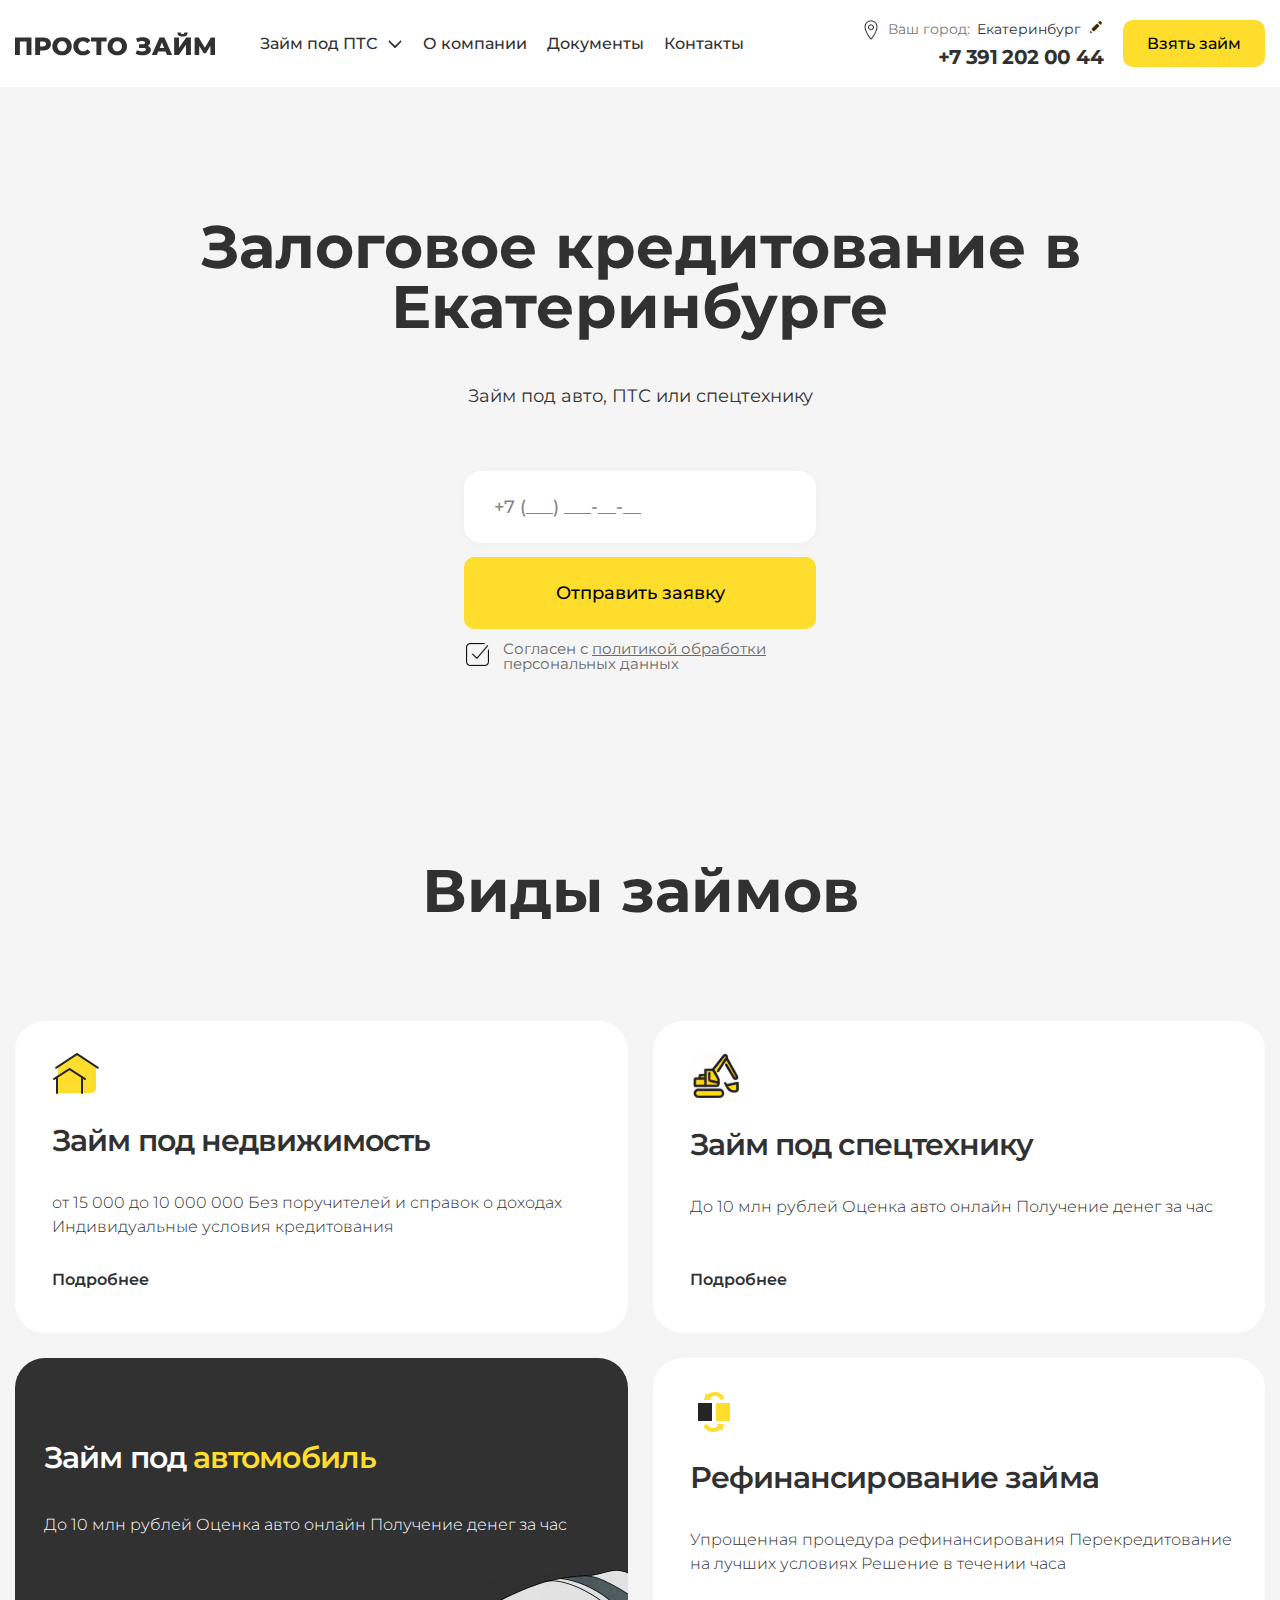
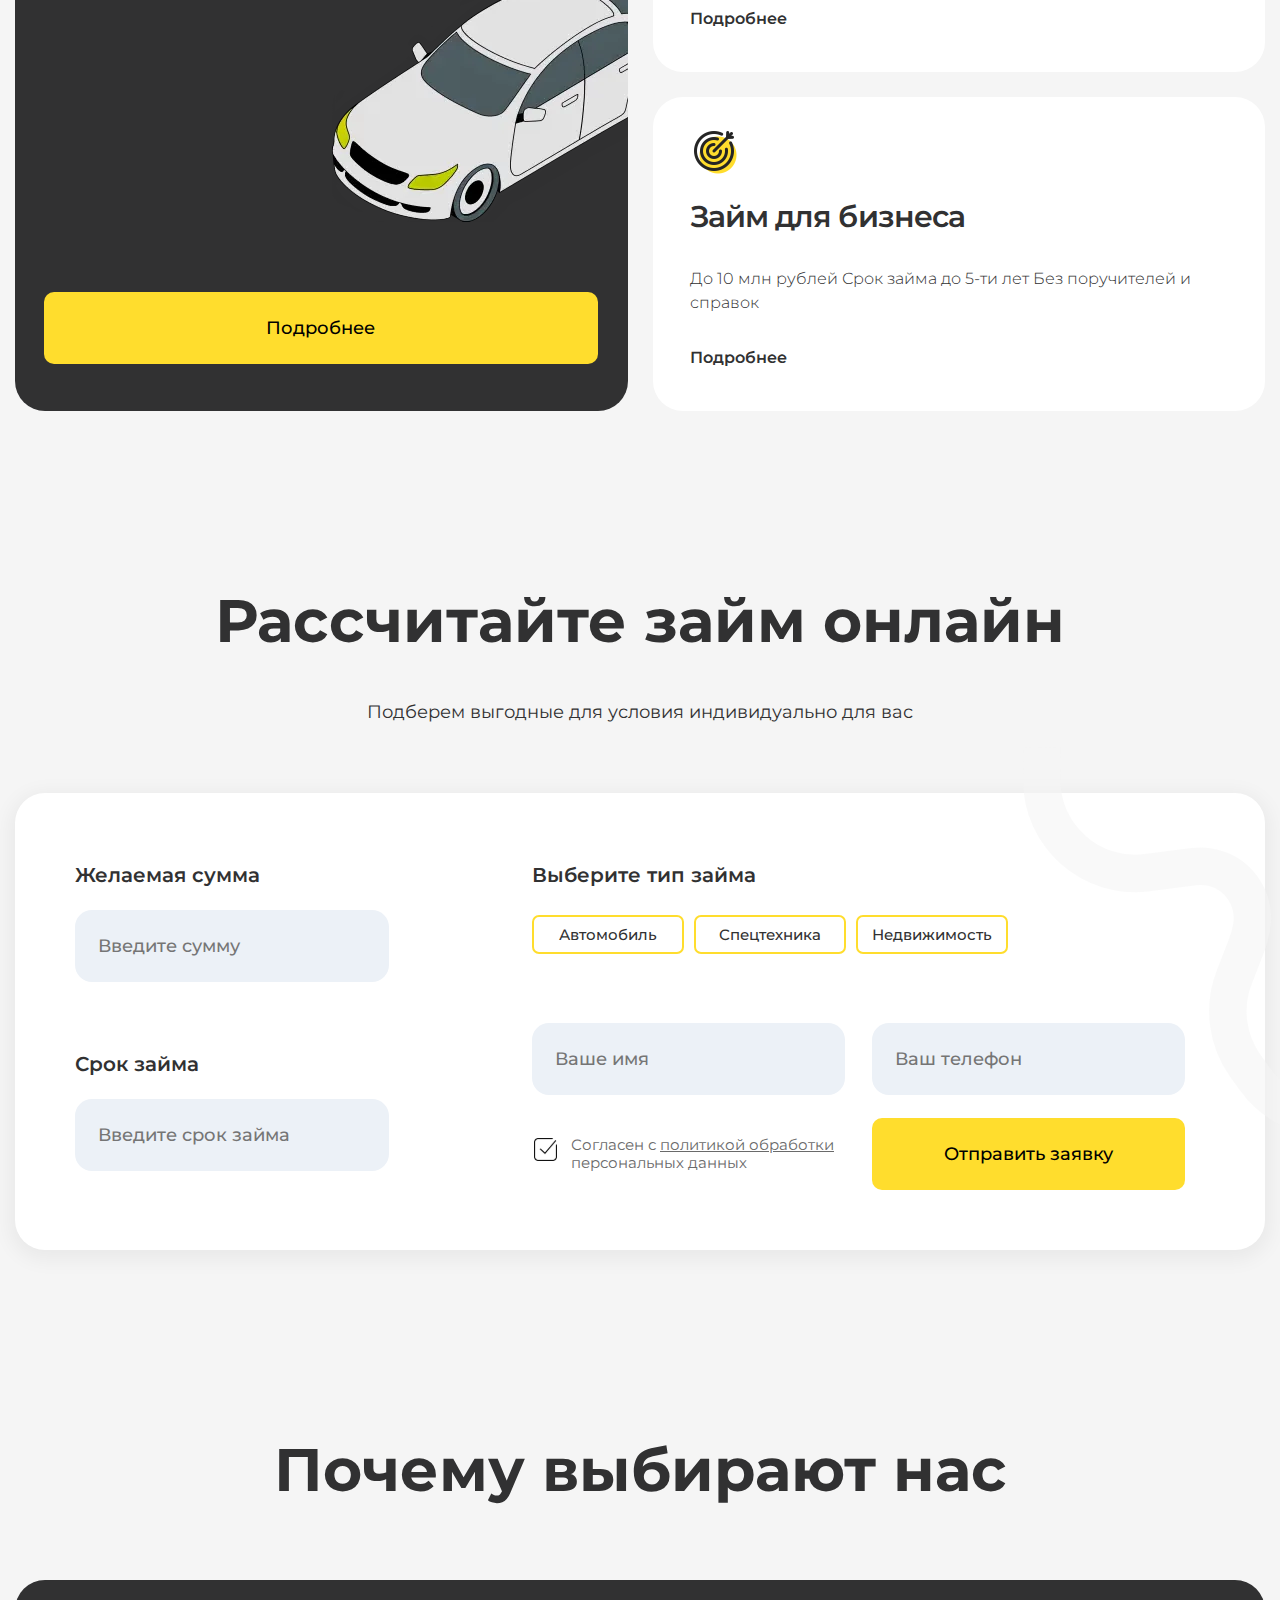
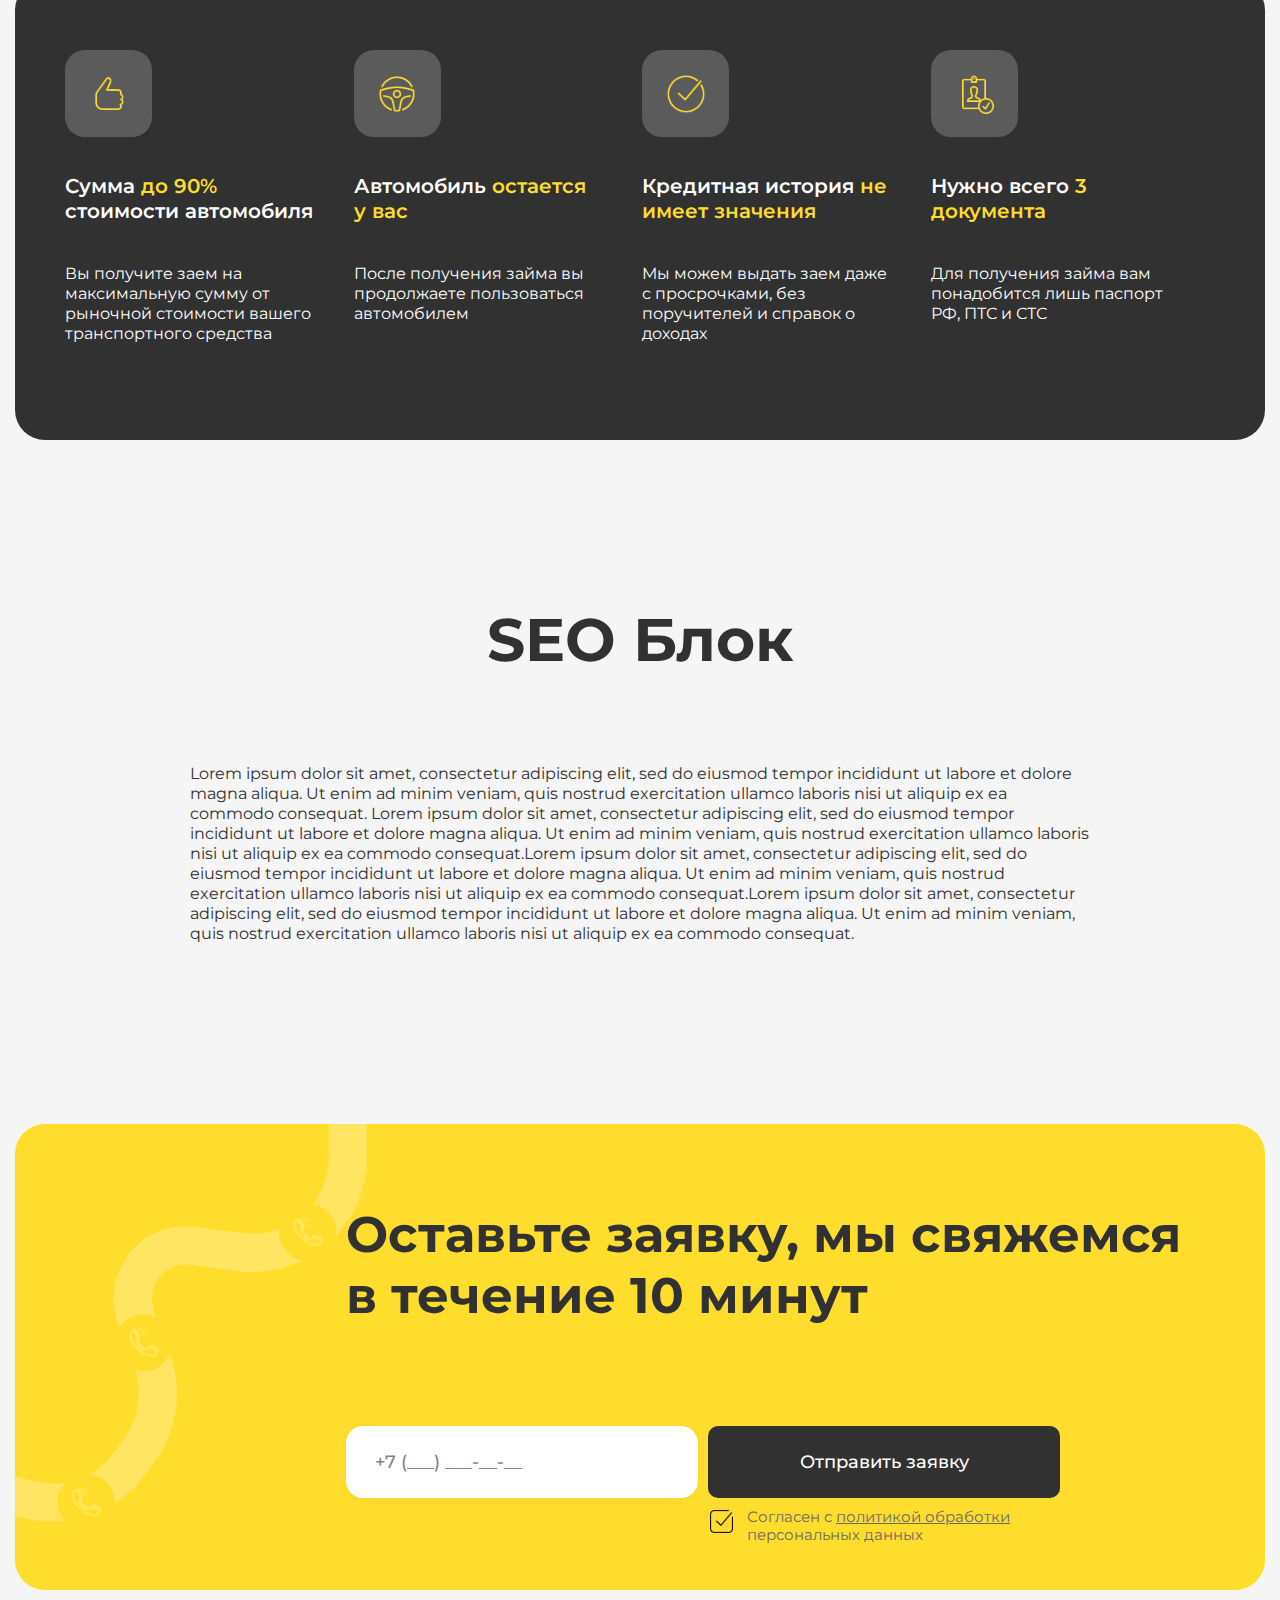
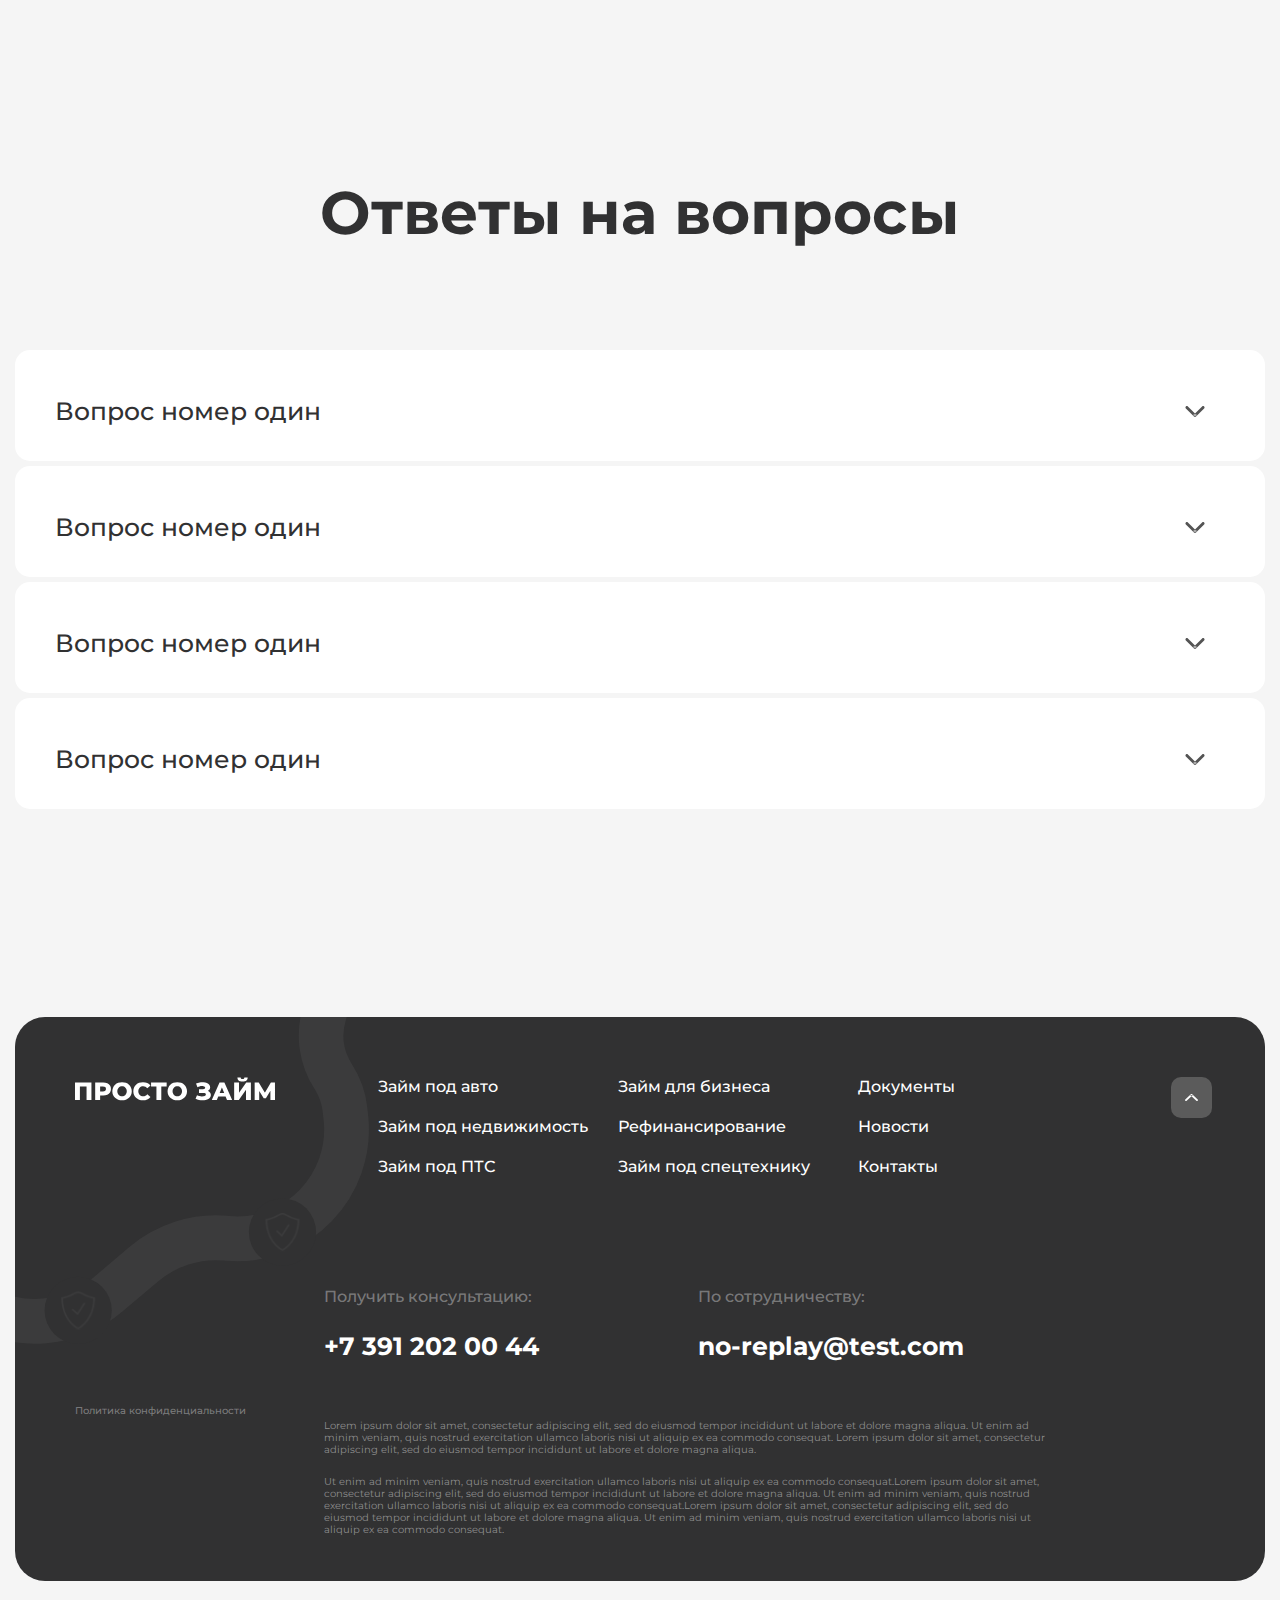
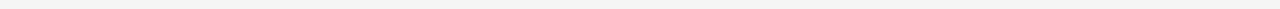
<file: index.html>
<!DOCTYPE html>
<html lang="ru">

<head>
	<title>Главная</title>
	<meta charset="UTF-8">
	<meta name="format-detection" content="telephone=no">
	<!-- <style>body{opacity: 0;}</style> -->
	<link rel="stylesheet" href="css/style.min.css?_v=20240204152425">
	<link rel="shortcut icon" href="favicon.ico">
	<!-- <meta name="robots" content="noindex, nofollow"> -->
	<meta name="viewport" content="width=device-width, initial-scale=1.0">
</head>

<body>
	<div class="wrapper">
		<header class="header">
			<div class="header__container">
				<div class="header__row">
					<a href="#" class="header__logo logo">
						<img src="img/logo.svg" alt="logo">
					</a>
					<div class="header__menu menu">
						<div class="menu__icon-wrap"><button type="button" class="menu__icon icon-menu"><span></span></button></div>
						<nav class="menu__body">
							<ul class="menu__list">
								<li class="menu__item menu-item-has-children">
									<a href="#" class="menu__link">Займ под ПТС</a>
									<ul class="sub-menu">
										<li class="menu__item">
											<a href="#" class="menu__link">Займ под авто</a>
										</li>
										<li class="menu__item">
											<a href="#" class="menu__link">Займ под спецтехнику</a>
										</li>
										<li class="menu__item">
											<a href="#" class="menu__link">Займ под недвижимость</a>
										</li>
										<li class="menu__item">
											<a href="#" class="menu__link">Рефинансирование займа (перезалог)</a>
										</li>
										<li class="menu__item">
											<a href="#" class="menu__link">Займ для бизнеса</a>
										</li>
									</ul>
								</li>
								<li class="menu__item">
									<a href="#" class="menu__link">О компании</a>
								</li>
								<li class="menu__item">
									<a href="#" class="menu__link">Документы</a>
								</li>
								<li class="menu__item">
									<a href="#" class="menu__link">Контакты</a>
								</li>
							</ul>
						</nav>
					</div>
					<div data-da=".menu__body, 991.98, 0" class="header__geo-block geo-block">
						<div class="geo-block__row">
							<div class="geo-block__left">
								<button data-popup="#region" class="geo-block__button">
									Ваш город: <span>Екатеринбург</span>
								</button>
								<a href="tel:+73912020044" class="geo-block__tel">
									+7 391 202 00 44
								</a>
							</div>
							<div class="geo-block__right">
								<button data-popup="#popup-form" class="geo-block__btn btn">Взять займ</button>
							</div>
						</div>
					</div>
				</div>
			</div>
		</header>
		<main class="page">
			<section class="page__main-section main-section main-section_main">
				<div class="main-section__container">
					<h1 class="main-section__title title">Залоговое кредитование в Екатеринбурге</h1>
					<div class="main-section__text">
						Займ под авто, ПТС или спецтехнику
					</div>
					<form action="#" class="main-section__form main-form">
						<div class="main-form__input">
							<input placeholder="+7 (___) ___-__-__" class="input input_tel" type="text">
						</div>
						<button class="main-form__btn btn">Отправить заявку</button>
						<div class="main-form__privacy">
							<p>Согласен с <a href="#">политикой обработки</a> персональных данных</p>
						</div>
					</form>
				</div>
			</section>
			<section class="page__types types">
				<div class="types__container">
					<h2 class="types__title title">Виды займов</h2>
					<div class="types__grid">
						<div class="types__type type">
							<div class="type__icon">
								<img src="img/types/icon-01.svg" alt="icon">
							</div>
							<h3 class="type__title">Займ под недвижимость</h3>
							<div class="type__text">
								от 15 000 до 10 000 000
								Без поручителей и справок о доходах
								Индивидуальные условия кредитования
							</div>
							<a href="#" class="type__link">Подробнее</a>
						</div>
						<div class="types__type type">
							<div class="type__icon">
								<img src="img/types/icon-02.svg" alt="icon">
							</div>
							<h3 class="type__title">Займ под спецтехнику</h3>
							<div class="type__text">
								До 10 млн рублей
								Оценка авто онлайн
								Получение денег за час
							</div>
							<a href="#" class="type__link">Подробнее</a>
						</div>
						<div class="types__type type type_big">
							<h3 class="type__title">Займ под <span>автомобиль</span></h3>
							<div class="type__text">
								До 10 млн рублей
								Оценка авто онлайн
								Получение денег за час
							</div>
							<div class="type__image">
								<picture><source srcset="img/types/image-01.webp" type="image/webp"><img src="img/types/image-01.png" alt="image"></picture>
							</div>
							<a href="#" class="type__btn btn">Подробнее</a>
						</div>
						<div class="types__type type">
							<div class="type__icon">
								<img src="img/types/icon-03.svg" alt="icon">
							</div>
							<h3 class="type__title">Рефинансирование
								займа</h3>
							<div class="type__text">
								Упрощенная процедура рефинансирования
								Перекредитование на лучших условиях
								Решение в течении часа
							</div>
							<a href="#" class="type__link">Подробнее</a>
						</div>
						<div class="types__type type">
							<div class="type__icon">
								<img src="img/types/icon-04.svg" alt="icon">
							</div>
							<h3 class="type__title">Займ для
								бизнеса</h3>
							<div class="type__text">
								До 10 млн рублей
								Срок займа до 5-ти лет
								Без поручителей и справок
							</div>
							<a href="#" class="type__link">Подробнее</a>
						</div>
					</div>
				</div>
			</section>
			<section class="page__calculate calculate-section">
				<div class="calculate-section__container">
					<h2 class="calculate-section__title title">Рассчитайте займ онлайн</h2>
					<div class="calculate-section__text text">Подберем выгодные для условия индивидуально для вас</div>
					<form action="#" class="calculate-section__form form-calculate">
						<div class="form-calculate__body">
							<div class="form-calculate__row">
								<div class="form-calculate__left">
									<div class="form-calculate__block">
										<h4 class="form-calculate__title">Желаемая сумма</h4>
										<div class="form-calculate__input">
											<input placeholder="Введите сумму" type="text">
										</div>
									</div>
									<div class="form-calculate__block">
										<h4 class="form-calculate__title">Срок займа</h4>
										<div class="form-calculate__input">
											<input placeholder="Введите срок займа" type="text">
										</div>
									</div>
								</div>
								<div class="form-calculate__right">
									<div class="form-calculate__checkboxes">
										<h4 class="form-calculate__title">Выберите тип займа</h4>
										<div class="form-calculate__row-chks">
											<div class="checkbox">
												<input id="c_1" data-error="Ошибка" class="checkbox__input" type="checkbox" value="1" name="form[]">
												<label for="c_1" class="checkbox__label"><span class="checkbox__text">Автомобиль</span></label>
											</div>
											<div class="checkbox">
												<input id="c_2" data-error="Ошибка" class="checkbox__input" type="checkbox" value="2" name="form[]">
												<label for="c_2" class="checkbox__label"><span class="checkbox__text">Спецтехника</span></label>
											</div>
											<div class="checkbox">
												<input id="c_3" data-error="Ошибка" class="checkbox__input" type="checkbox" value="3" name="form[]">
												<label for="c_3" class="checkbox__label"><span class="checkbox__text">Недвижимость</span></label>
											</div>
										</div>

									</div>
									<div class="form-calculate__grid">
										<div class="form-calculate__input">
											<input placeholder="Ваше имя" type="text">
										</div>
										<div class="form-calculate__input">
											<input placeholder="Ваш телефон" class="input input_tel" type="text">
										</div>
										<div class="form-calculate__privacy">
											<p>Согласен с <a href="#">политикой обработки</a> персональных данных</p>
										</div>
										<button class="form-calculate__btn btn">Отправить заявку</button>
									</div>
								</div>
							</div>
						</div>
					</form>
				</div>
			</section>
			<section class="page__why why">
				<div class="why__container">
					<h2 class="why__title title">Почему выбирают нас</h2>
					<div class="why__block">
						<div class="why__body">
							<div class="why__row">
								<div class="why__item">
									<div class="why__icon">
										<img src="img/why/icon-01.svg" alt="icon">
									</div>
									<h4 class="why__subtitle">Сумма <span>до 90%</span> стоимости автомобиля</h4>
									<div class="why__text">
										Вы получите заем на максимальную сумму от рыночной стоимости вашего транспортного средства
									</div>
								</div>
								<div class="why__item">
									<div class="why__icon">
										<img src="img/why/icon-02.svg" alt="icon">
									</div>
									<h4 class="why__subtitle">Автомобиль
										<span>остается у вас</span>
									</h4>
									<div class="why__text">
										После получения займа вы продолжаете пользоваться автомобилем
									</div>
								</div>
								<div class="why__item">
									<div class="why__icon">
										<img src="img/why/icon-03.svg" alt="icon">
									</div>
									<h4 class="why__subtitle">Кредитная история
										<span>не имеет значения</span>
									</h4>
									<div class="why__text">
										Мы можем выдать заем даже с просрочками, без поручителей и справок о доходах
									</div>
								</div>
								<div class="why__item">
									<div class="why__icon">
										<img src="img/why/icon-04.svg" alt="icon">
									</div>
									<h4 class="why__subtitle">Нужно всего
										<span>3 документа</span>
									</h4>
									<div class="why__text">
										Для получения займа вам понадобится лишь паспорт РФ, ПТС и СТС
									</div>
								</div>

							</div>
						</div>
					</div>
				</div>
			</section>
			<section class="page__seo seo">
				<div class="seo__container">
					<div class="seo__body">
						<h2 class="seo__title title">SEO Блок</h2>
						<div class="seo__text">
							Lorem ipsum dolor sit amet, consectetur adipiscing elit, sed do eiusmod tempor incididunt ut labore et dolore magna
							aliqua. Ut enim ad minim veniam, quis nostrud exercitation ullamco laboris nisi ut aliquip ex ea commodo consequat.
							Lorem ipsum dolor sit amet, consectetur adipiscing elit, sed do eiusmod tempor incididunt ut labore et dolore magna
							aliqua. Ut enim ad minim veniam, quis nostrud exercitation ullamco laboris nisi ut aliquip ex ea commodo consequat.Lorem
							ipsum dolor sit amet, consectetur adipiscing elit, sed do eiusmod tempor incididunt ut labore et dolore magna aliqua. Ut
							enim ad minim veniam, quis nostrud exercitation ullamco laboris nisi ut aliquip ex ea commodo consequat.Lorem ipsum
							dolor sit amet, consectetur adipiscing elit, sed do eiusmod tempor incididunt ut labore et dolore magna aliqua. Ut enim
							ad minim veniam, quis nostrud exercitation ullamco laboris nisi ut aliquip ex ea commodo consequat.
						</div>
					</div>
				</div>
			</section>
			<section class="page__lead lead">
				<div class="lead__container">
					<div class="lead__body">
						<div class="lead__content">
							<h2 class="lead__title title">
								Оставьте заявку, мы свяжемся в течение 10 минут
							</h2>
							<div class="lead__grid">
								<div class="lead__input">
									<input type="text" placeholder="+7 (___) ___-__-__" class="input input_tel">
								</div>
								<button class="lead__btn btn">Отправить заявку</button>
								<div class="lead__privacy">
									<p>Согласен с <a href="#">политикой обработки</a> персональных данных</p>
								</div>
							</div>
						</div>
					</div>
				</div>
			</section>
			<section class="page__question question">
				<div class="question__container">
					<h2 class="question__title title">Ответы на вопросы</h2>
					<div data-spollers class="spollers">
						<div class="spollers__item">
							<button type="button" data-spoller class="spollers__title">Вопрос номер один</button>
							<div class="spollers__body">
								Lorem ipsum dolor sit amet, consectetur adipiscing elit, sed do eiusmod tempor incididunt ut labore et dolore magna
								aliqua. Ut enim ad minim veniam, quis nostrud exercitation ullamco laboris nisi ut aliquip ex ea commodo consequat.
							</div>
						</div>
						<div class="spollers__item">
							<button type="button" data-spoller class="spollers__title">Вопрос номер один</button>
							<div class="spollers__body">
								Lorem ipsum dolor sit amet, consectetur adipiscing elit, sed do eiusmod tempor incididunt ut labore et dolore
								magna
								aliqua. Ut enim ad minim veniam, quis nostrud exercitation ullamco laboris nisi ut aliquip ex ea commodo
								consequat.
							</div>
						</div>
						<div class="spollers__item">
							<button type="button" data-spoller class="spollers__title">Вопрос номер один</button>
							<div class="spollers__body">
								Lorem ipsum dolor sit amet, consectetur adipiscing elit, sed do eiusmod tempor incididunt ut labore et dolore
								magna
								aliqua. Ut enim ad minim veniam, quis nostrud exercitation ullamco laboris nisi ut aliquip ex ea commodo
								consequat.
							</div>
						</div>
						<div class="spollers__item">
							<button type="button" data-spoller class="spollers__title">Вопрос номер один</button>
							<div class="spollers__body">
								Lorem ipsum dolor sit amet, consectetur adipiscing elit, sed do eiusmod tempor incididunt ut labore et dolore
								magna
								aliqua. Ut enim ad minim veniam, quis nostrud exercitation ullamco laboris nisi ut aliquip ex ea commodo
								consequat.
							</div>
						</div>
					</div>
				</div>
			</section>
		</main>
		<footer class="footer">
			<div class="footer__container">
				<div class="footer__body">
					<div class="footer__top top-footer">
						<div class="top-footer__row">
							<a href="#" class="top-footer__logo logo">
								<img src="img/logo-footer.svg" alt="logo">
							</a>
							<nav class="top-footer__menu menu-footer">
								<ul class="menu-footer__list">
									<li class="menu-footer__item">
										<a href="#" class="menu-footer__link">Займ под авто</a>
									</li>
									<li class="menu-footer__item">
										<a href="#" class="menu-footer__link">Займ для бизнеса</a>
									</li>
									<li class="menu-footer__item">
										<a href="#" class="menu-footer__link">Документы</a>
									</li>
									<li class="menu-footer__item">
										<a href="#" class="menu-footer__link">Займ под недвижимость</a>
									</li>
									<li class="menu-footer__item">
										<a href="#" class="menu-footer__link">Рефинансирование</a>
									</li>
									<li class="menu-footer__item">
										<a href="#" class="menu-footer__link">Новости</a>
									</li>
									<li class="menu-footer__item">
										<a href="#" class="menu-footer__link">Займ под ПТС</a>
									</li>
									<li class="menu-footer__item">
										<a href="#" class="menu-footer__link">Займ под спецтехнику</a>
									</li>
									<li class="menu-footer__item">
										<a href="#" class="menu-footer__link">Контакты</a>
									</li>
								</ul>
							</nav>
							<button class="top-footer__btn">
								<img src="img/icons/arr-f.svg" alt="icon">
							</button>
						</div>
					</div>
					<div class="footer__bottom bottom-footer">
						<div class="bottom-footer__row">
							<a href="#" class="bottom-footer__policy">
								Политика конфиденциальности
							</a>
							<div class="bottom-footer__right">
								<div class="bottom-footer__top-right">
									<a href="tel:+73912020044" class="bottom-footer__block">
										<div class="bottom-footer__subtitle">Получить консультацию:</div>
										<div class="bottom-footer__tel">+7 391 202 00 44</div>
									</a>
									<a href="email:no-replay@test.com" class="bottom-footer__block">
										<div class="bottom-footer__subtitle">По сотрудничеству:</div>
										<div class="bottom-footer__tel">no-replay@test.com</div>
									</a>
								</div>
								<div class="bottom-footer__text">
									<p>
										Lorem ipsum dolor sit amet, consectetur adipiscing elit, sed do eiusmod tempor incididunt ut labore et dolore magna
										aliqua. Ut enim ad minim veniam, quis nostrud exercitation ullamco laboris nisi ut aliquip ex ea commodo consequat.
										Lorem ipsum dolor sit amet, consectetur adipiscing elit, sed do eiusmod tempor incididunt ut labore et dolore magna
										aliqua.
									</p>

									<p>
										Ut enim ad minim veniam, quis nostrud exercitation ullamco laboris nisi ut aliquip ex ea commodo consequat.Lorem ipsum
										dolor sit amet, consectetur adipiscing elit, sed do eiusmod tempor incididunt ut labore et dolore magna aliqua. Ut enim
										ad minim veniam, quis nostrud exercitation ullamco laboris nisi ut aliquip ex ea commodo consequat.Lorem ipsum dolor sit
										amet, consectetur adipiscing elit, sed do eiusmod tempor incididunt ut labore et dolore magna aliqua. Ut enim ad minim
										veniam, quis nostrud exercitation ullamco laboris nisi ut aliquip ex ea commodo consequat.
									</p>
								</div>
							</div>
						</div>
					</div>
				</div>
			</div>
		</footer>
	</div>
	<!-- 
<div id="popup" aria-hidden="true" class="popup">
	<div class="popup__wrapper">
		<div class="popup__content">
			<button data-close type="button" class="popup__close">Закрыть</button>
			<div class="popup__text">
			</div>
		</div>
	</div>
</div>
 -->

	<script src="js/app.min.js?_v=20240204152425"></script>
</body>

</html>
</file>
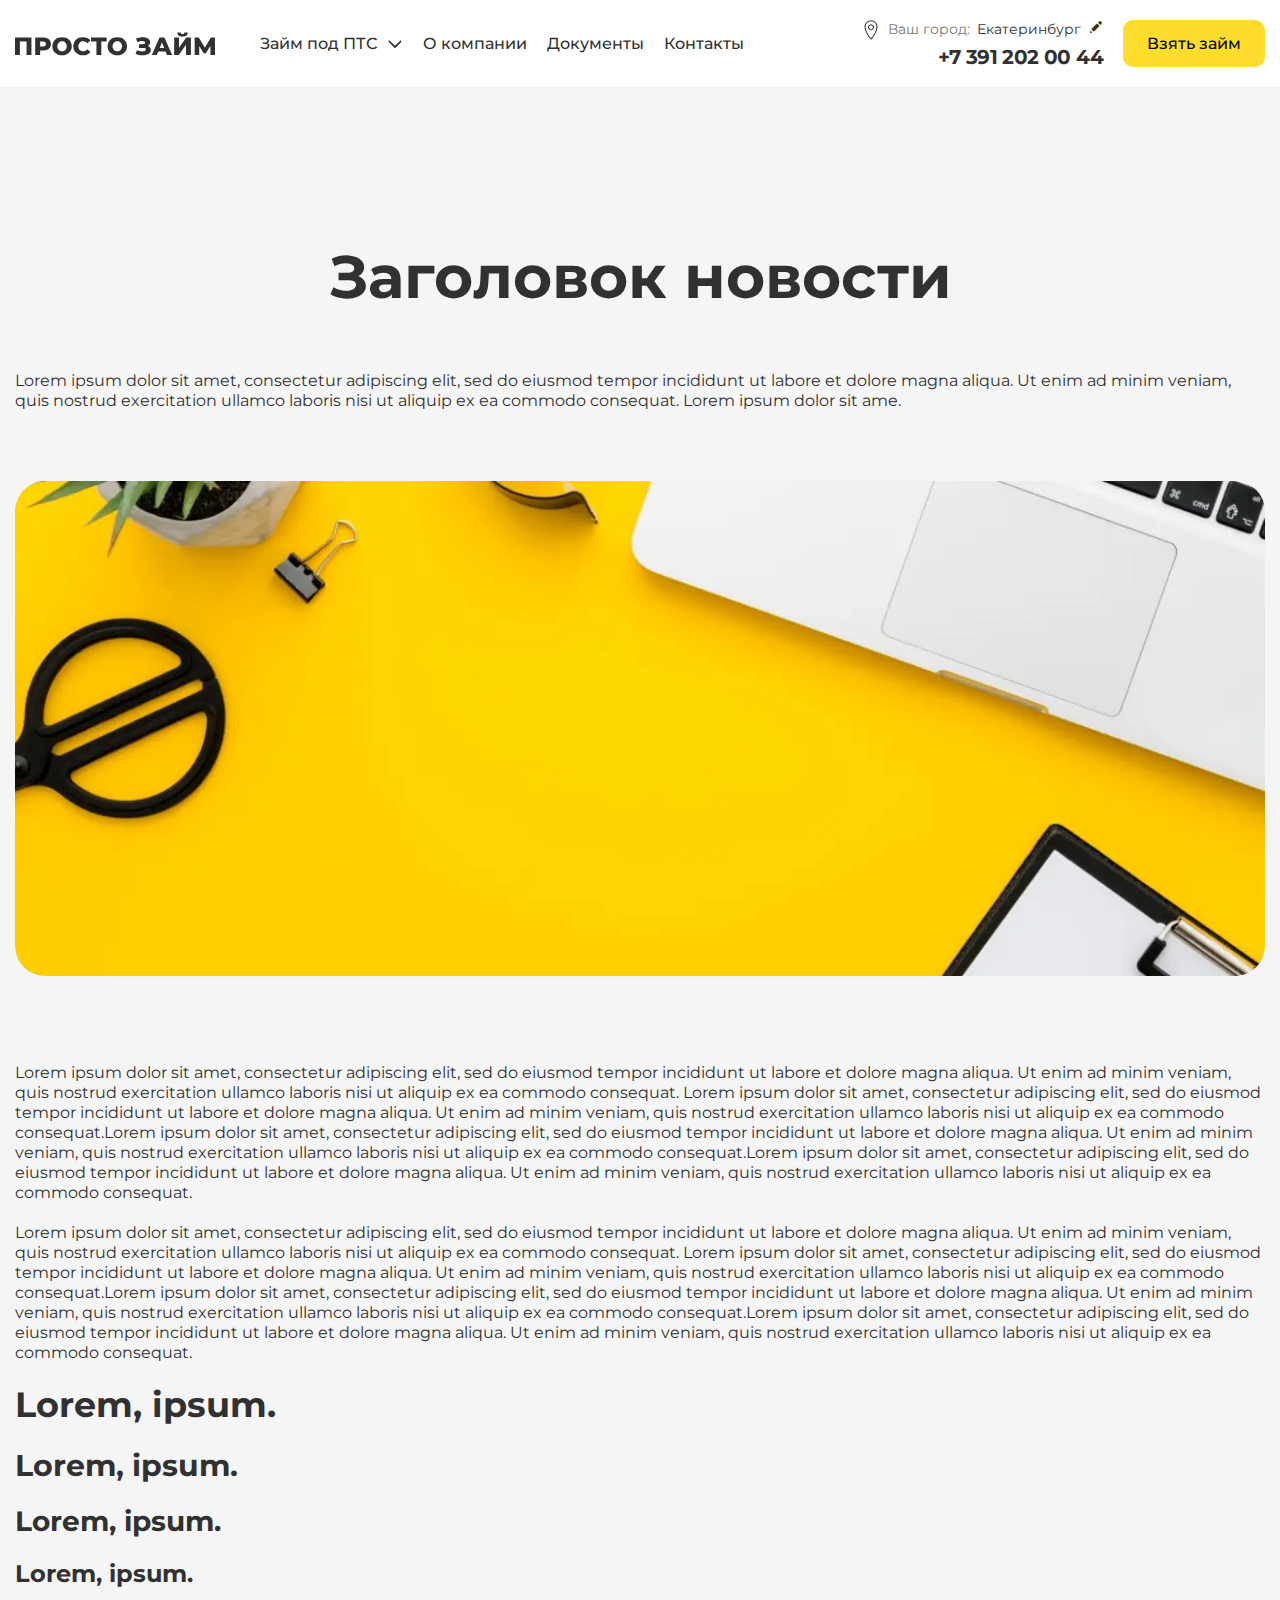
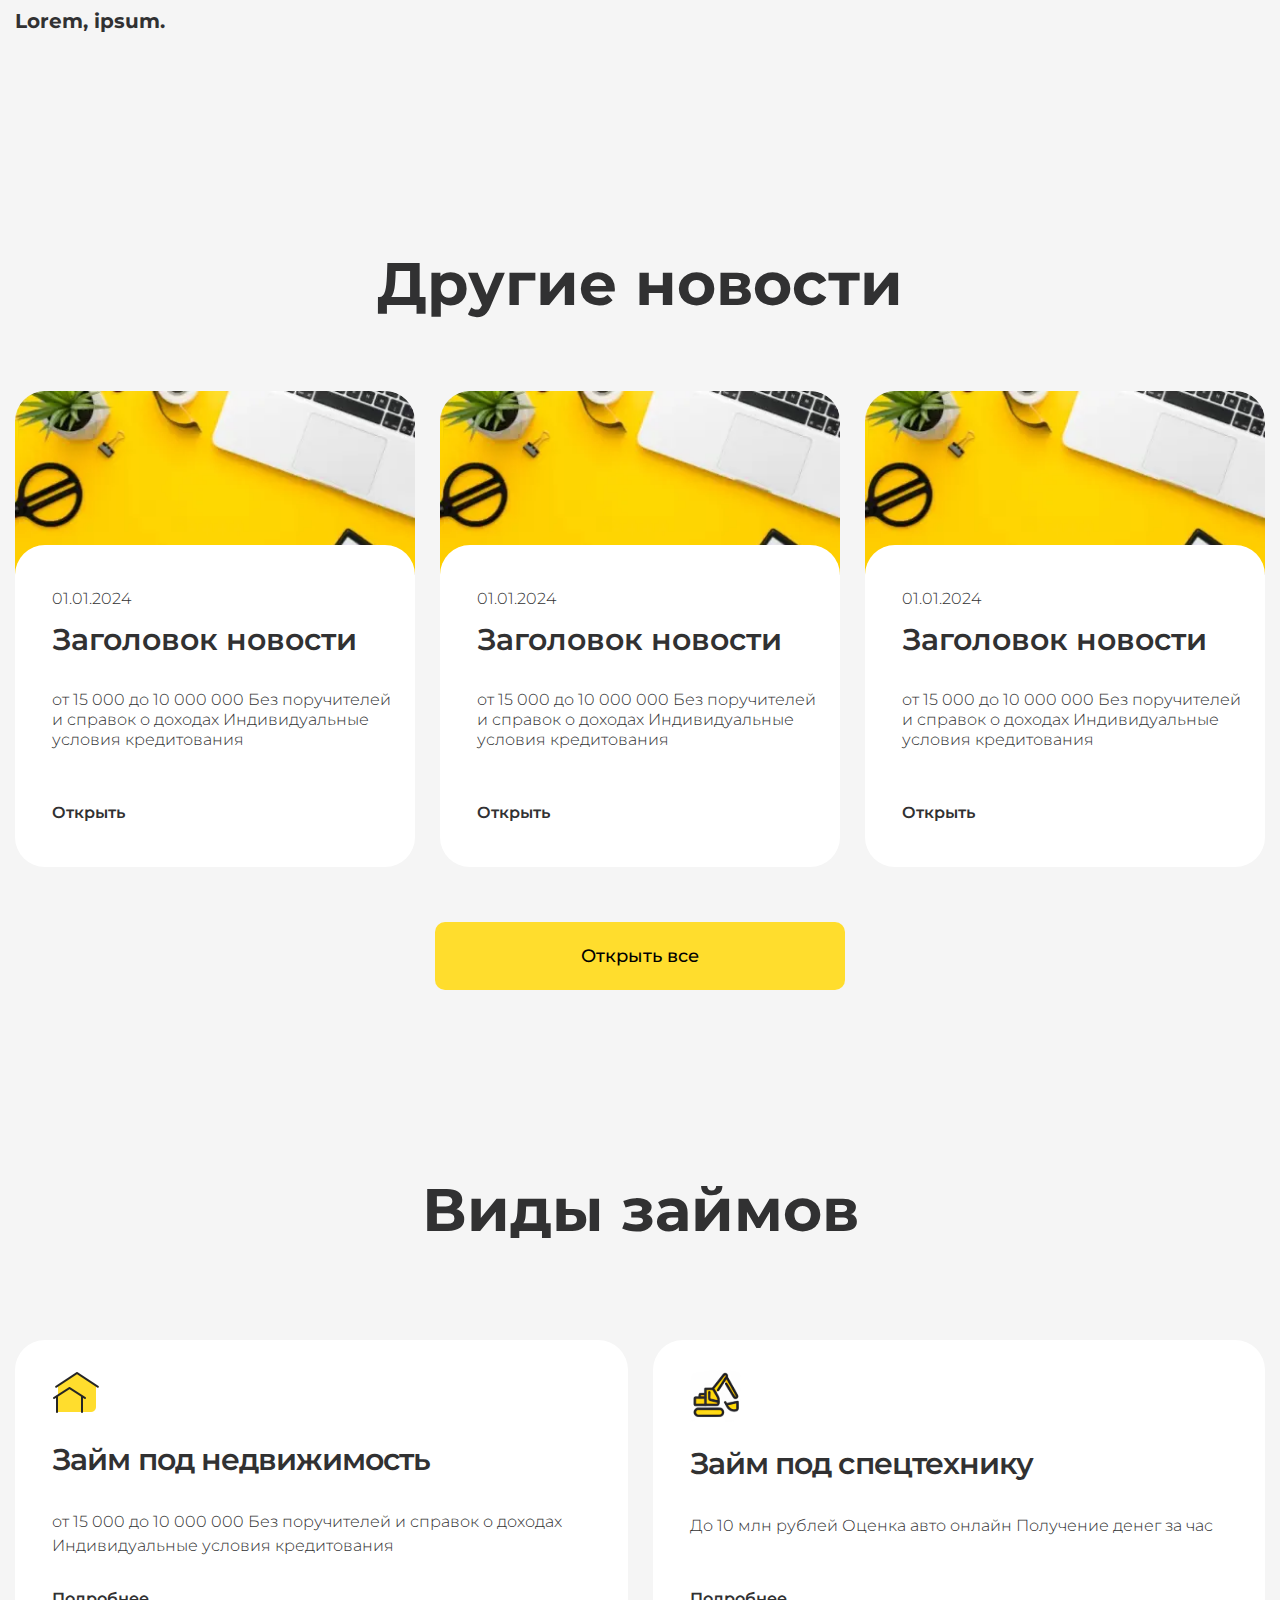
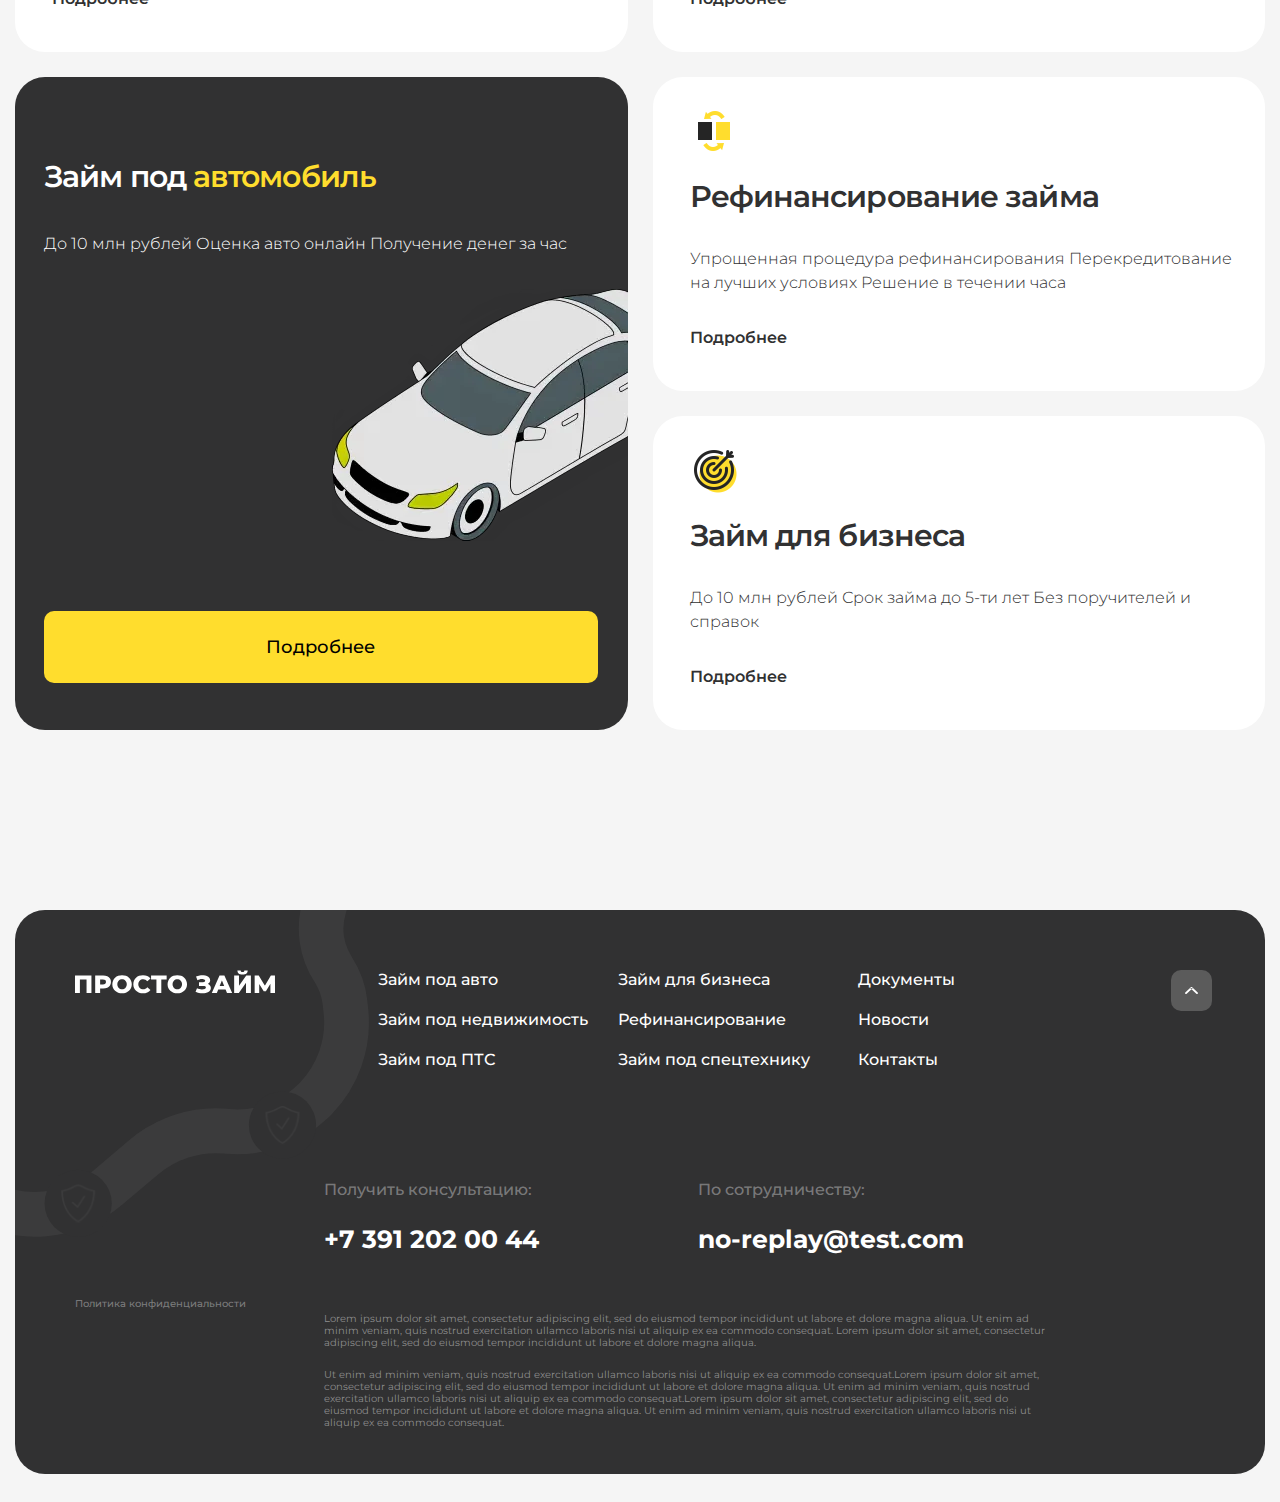
<file: article.html>
<!DOCTYPE html>
<html lang="ru">

<head>
	<title>Статья</title>
	<meta charset="UTF-8">
	<meta name="format-detection" content="telephone=no">
	<!-- <style>body{opacity: 0;}</style> -->
	<link rel="stylesheet" href="css/style.min.css?_v=20240204152425">
	<link rel="shortcut icon" href="favicon.ico">
	<!-- <meta name="robots" content="noindex, nofollow"> -->
	<meta name="viewport" content="width=device-width, initial-scale=1.0">
</head>

<body>
	<div class="wrapper">
		<header class="header">
			<div class="header__container">
				<div class="header__row">
					<a href="#" class="header__logo logo">
						<img src="img/logo.svg" alt="logo">
					</a>
					<div class="header__menu menu">
						<div class="menu__icon-wrap"><button type="button" class="menu__icon icon-menu"><span></span></button></div>
						<nav class="menu__body">
							<ul class="menu__list">
								<li class="menu__item menu-item-has-children">
									<a href="#" class="menu__link">Займ под ПТС</a>
									<ul class="sub-menu">
										<li class="menu__item">
											<a href="#" class="menu__link">Займ под авто</a>
										</li>
										<li class="menu__item">
											<a href="#" class="menu__link">Займ под спецтехнику</a>
										</li>
										<li class="menu__item">
											<a href="#" class="menu__link">Займ под недвижимость</a>
										</li>
										<li class="menu__item">
											<a href="#" class="menu__link">Рефинансирование займа (перезалог)</a>
										</li>
										<li class="menu__item">
											<a href="#" class="menu__link">Займ для бизнеса</a>
										</li>
									</ul>
								</li>
								<li class="menu__item">
									<a href="#" class="menu__link">О компании</a>
								</li>
								<li class="menu__item">
									<a href="#" class="menu__link">Документы</a>
								</li>
								<li class="menu__item">
									<a href="#" class="menu__link">Контакты</a>
								</li>
							</ul>
						</nav>
					</div>
					<div data-da=".menu__body, 991.98, 0" class="header__geo-block geo-block">
						<div class="geo-block__row">
							<div class="geo-block__left">
								<button data-popup="#region" class="geo-block__button">
									Ваш город: <span>Екатеринбург</span>
								</button>
								<a href="tel:+73912020044" class="geo-block__tel">
									+7 391 202 00 44
								</a>
							</div>
							<div class="geo-block__right">
								<button data-popup="#popup-form" class="geo-block__btn btn">Взять займ</button>
							</div>
						</div>
					</div>
				</div>
			</div>
		</header>
		<main class="page">
			<section class="page__article article">
				<div class="article__container">
					<h2 class="article__title title">
						Заголовок новости
					</h2>
					<div class="article__excert">
						Lorem ipsum dolor sit amet, consectetur adipiscing elit, sed do eiusmod tempor incididunt ut labore et dolore magna
						aliqua. Ut enim ad minim veniam, quis nostrud exercitation ullamco laboris nisi ut aliquip ex ea commodo consequat.
						Lorem ipsum dolor sit ame.
					</div>
					<div class="article__thumb-ibg">
						<picture><source srcset="img/article/image-01.webp" type="image/webp"><img src="img/article/image-01.jpeg" alt="thumb"></picture>
					</div>
					<div class="article__content">
						<p>
							Lorem ipsum dolor sit amet, consectetur adipiscing elit, sed do eiusmod tempor incididunt ut labore et dolore magna
							aliqua. Ut enim ad minim veniam, quis nostrud exercitation ullamco laboris nisi ut aliquip ex ea commodo consequat.
							Lorem ipsum dolor sit amet, consectetur adipiscing elit, sed do eiusmod tempor incididunt ut labore et dolore magna
							aliqua. Ut enim ad minim veniam, quis nostrud exercitation ullamco laboris nisi ut aliquip ex ea commodo consequat.Lorem
							ipsum dolor sit amet, consectetur adipiscing elit, sed do eiusmod tempor incididunt ut labore et dolore magna aliqua. Ut
							enim ad minim veniam, quis nostrud exercitation ullamco laboris nisi ut aliquip ex ea commodo consequat.Lorem ipsum
							dolor sit amet, consectetur adipiscing elit, sed do eiusmod tempor incididunt ut labore et dolore magna aliqua. Ut enim
							ad minim veniam, quis nostrud exercitation ullamco laboris nisi ut aliquip ex ea commodo consequat.
						</p>

						<p>
							Lorem ipsum dolor sit amet, consectetur adipiscing elit, sed do eiusmod tempor incididunt ut labore et dolore magna
							aliqua. Ut enim ad minim veniam, quis nostrud exercitation ullamco laboris nisi ut aliquip ex ea commodo consequat.
							Lorem ipsum dolor sit amet, consectetur adipiscing elit, sed do eiusmod tempor incididunt ut labore et dolore magna
							aliqua. Ut enim ad minim veniam, quis nostrud exercitation ullamco laboris nisi ut aliquip ex ea commodo consequat.Lorem
							ipsum dolor sit amet, consectetur adipiscing elit, sed do eiusmod tempor incididunt ut labore et dolore magna aliqua. Ut
							enim ad minim veniam, quis nostrud exercitation ullamco laboris nisi ut aliquip ex ea commodo consequat.Lorem ipsum
							dolor sit amet, consectetur adipiscing elit, sed do eiusmod tempor incididunt ut labore et dolore magna aliqua. Ut enim
							ad minim veniam, quis nostrud exercitation ullamco laboris nisi ut aliquip ex ea commodo consequat.
						</p>
						<h2>Lorem, ipsum.</h2>
						<h3>Lorem, ipsum.</h3>
						<h4>Lorem, ipsum.</h4>
						<h5>Lorem, ipsum.</h5>
						<h6>Lorem, ipsum.</h6>
					</div>
				</div>
			</section>
			<section class="page__news news news_article">
				<div class="news__container">
					<h2 class="news__title title">
						Другие новости
					</h2>
					<div class="news__items">
						<a href="#" class="news__article">
							<div class="news__thumb-ibg">
								<picture><source srcset="img/news/image-01.webp" type="image/webp"><img src="img/news/image-01.jpeg" alt="thumb"></picture>
							</div>
							<div class="news__content">
								<div class="news__date">
									01.01.2024
								</div>
								<h4 class="news__subtitle">
									Заголовок новости
								</h4>
								<div class="news__text">
									от 15 000 до 10 000 000
									Без поручителей и справок о доходах
									Индивидуальные условия кредитования
								</div>
								<div class="news__link">
									Открыть
								</div>
							</div>
						</a>
						<a href="#" class="news__article">
							<div class="news__thumb-ibg">
								<picture><source srcset="img/news/image-01.webp" type="image/webp"><img src="img/news/image-01.jpeg" alt="thumb"></picture>
							</div>
							<div class="news__content">
								<div class="news__date">
									01.01.2024
								</div>
								<h4 class="news__subtitle">
									Заголовок новости
								</h4>
								<div class="news__text">
									от 15 000 до 10 000 000
									Без поручителей и справок о доходах
									Индивидуальные условия кредитования
								</div>
								<div class="news__link">
									Открыть
								</div>
							</div>
						</a>
						<a href="#" class="news__article">
							<div class="news__thumb-ibg">
								<picture><source srcset="img/news/image-01.webp" type="image/webp"><img src="img/news/image-01.jpeg" alt="thumb"></picture>
							</div>
							<div class="news__content">
								<div class="news__date">
									01.01.2024
								</div>
								<h4 class="news__subtitle">
									Заголовок новости
								</h4>
								<div class="news__text">
									от 15 000 до 10 000 000
									Без поручителей и справок о доходах
									Индивидуальные условия кредитования
								</div>
								<div class="news__link">
									Открыть
								</div>
							</div>
						</a>
					</div>
					<div class="news__btn-wrap">
						<a href="#" class="news__btn btn">
							Открыть все
						</a>
					</div>
				</div>
			</section>
			<section class="page__types types">
				<div class="types__container">
					<h2 class="types__title title">Виды займов</h2>
					<div class="types__grid">
						<div class="types__type type">
							<div class="type__icon">
								<img src="img/types/icon-01.svg" alt="icon">
							</div>
							<h3 class="type__title">Займ под недвижимость</h3>
							<div class="type__text">
								от 15 000 до 10 000 000
								Без поручителей и справок о доходах
								Индивидуальные условия кредитования
							</div>
							<a href="#" class="type__link">Подробнее</a>
						</div>
						<div class="types__type type">
							<div class="type__icon">
								<img src="img/types/icon-02.svg" alt="icon">
							</div>
							<h3 class="type__title">Займ под спецтехнику</h3>
							<div class="type__text">
								До 10 млн рублей
								Оценка авто онлайн
								Получение денег за час
							</div>
							<a href="#" class="type__link">Подробнее</a>
						</div>
						<div class="types__type type type_big">
							<h3 class="type__title">Займ под <span>автомобиль</span></h3>
							<div class="type__text">
								До 10 млн рублей
								Оценка авто онлайн
								Получение денег за час
							</div>
							<div class="type__image">
								<picture><source srcset="img/types/image-01.webp" type="image/webp"><img src="img/types/image-01.png" alt="image"></picture>
							</div>
							<a href="#" class="type__btn btn">Подробнее</a>
						</div>
						<div class="types__type type">
							<div class="type__icon">
								<img src="img/types/icon-03.svg" alt="icon">
							</div>
							<h3 class="type__title">Рефинансирование
								займа</h3>
							<div class="type__text">
								Упрощенная процедура рефинансирования
								Перекредитование на лучших условиях
								Решение в течении часа
							</div>
							<a href="#" class="type__link">Подробнее</a>
						</div>
						<div class="types__type type">
							<div class="type__icon">
								<img src="img/types/icon-04.svg" alt="icon">
							</div>
							<h3 class="type__title">Займ для
								бизнеса</h3>
							<div class="type__text">
								До 10 млн рублей
								Срок займа до 5-ти лет
								Без поручителей и справок
							</div>
							<a href="#" class="type__link">Подробнее</a>
						</div>
					</div>
				</div>
			</section>
		</main>
		<footer class="footer">
			<div class="footer__container">
				<div class="footer__body">
					<div class="footer__top top-footer">
						<div class="top-footer__row">
							<a href="#" class="top-footer__logo logo">
								<img src="img/logo-footer.svg" alt="logo">
							</a>
							<nav class="top-footer__menu menu-footer">
								<ul class="menu-footer__list">
									<li class="menu-footer__item">
										<a href="#" class="menu-footer__link">Займ под авто</a>
									</li>
									<li class="menu-footer__item">
										<a href="#" class="menu-footer__link">Займ для бизнеса</a>
									</li>
									<li class="menu-footer__item">
										<a href="#" class="menu-footer__link">Документы</a>
									</li>
									<li class="menu-footer__item">
										<a href="#" class="menu-footer__link">Займ под недвижимость</a>
									</li>
									<li class="menu-footer__item">
										<a href="#" class="menu-footer__link">Рефинансирование</a>
									</li>
									<li class="menu-footer__item">
										<a href="#" class="menu-footer__link">Новости</a>
									</li>
									<li class="menu-footer__item">
										<a href="#" class="menu-footer__link">Займ под ПТС</a>
									</li>
									<li class="menu-footer__item">
										<a href="#" class="menu-footer__link">Займ под спецтехнику</a>
									</li>
									<li class="menu-footer__item">
										<a href="#" class="menu-footer__link">Контакты</a>
									</li>
								</ul>
							</nav>
							<button class="top-footer__btn">
								<img src="img/icons/arr-f.svg" alt="icon">
							</button>
						</div>
					</div>
					<div class="footer__bottom bottom-footer">
						<div class="bottom-footer__row">
							<a href="#" class="bottom-footer__policy">
								Политика конфиденциальности
							</a>
							<div class="bottom-footer__right">
								<div class="bottom-footer__top-right">
									<a href="tel:+73912020044" class="bottom-footer__block">
										<div class="bottom-footer__subtitle">Получить консультацию:</div>
										<div class="bottom-footer__tel">+7 391 202 00 44</div>
									</a>
									<a href="email:no-replay@test.com" class="bottom-footer__block">
										<div class="bottom-footer__subtitle">По сотрудничеству:</div>
										<div class="bottom-footer__tel">no-replay@test.com</div>
									</a>
								</div>
								<div class="bottom-footer__text">
									<p>
										Lorem ipsum dolor sit amet, consectetur adipiscing elit, sed do eiusmod tempor incididunt ut labore et dolore magna
										aliqua. Ut enim ad minim veniam, quis nostrud exercitation ullamco laboris nisi ut aliquip ex ea commodo consequat.
										Lorem ipsum dolor sit amet, consectetur adipiscing elit, sed do eiusmod tempor incididunt ut labore et dolore magna
										aliqua.
									</p>

									<p>
										Ut enim ad minim veniam, quis nostrud exercitation ullamco laboris nisi ut aliquip ex ea commodo consequat.Lorem ipsum
										dolor sit amet, consectetur adipiscing elit, sed do eiusmod tempor incididunt ut labore et dolore magna aliqua. Ut enim
										ad minim veniam, quis nostrud exercitation ullamco laboris nisi ut aliquip ex ea commodo consequat.Lorem ipsum dolor sit
										amet, consectetur adipiscing elit, sed do eiusmod tempor incididunt ut labore et dolore magna aliqua. Ut enim ad minim
										veniam, quis nostrud exercitation ullamco laboris nisi ut aliquip ex ea commodo consequat.
									</p>
								</div>
							</div>
						</div>
					</div>
				</div>
			</div>
		</footer>
	</div>
	<!-- 
<div id="popup" aria-hidden="true" class="popup">
	<div class="popup__wrapper">
		<div class="popup__content">
			<button data-close type="button" class="popup__close">Закрыть</button>
			<div class="popup__text">
			</div>
		</div>
	</div>
</div>
 -->

	<script src="js/app.min.js?_v=20240204152425"></script>
</body>

</html>
</file>
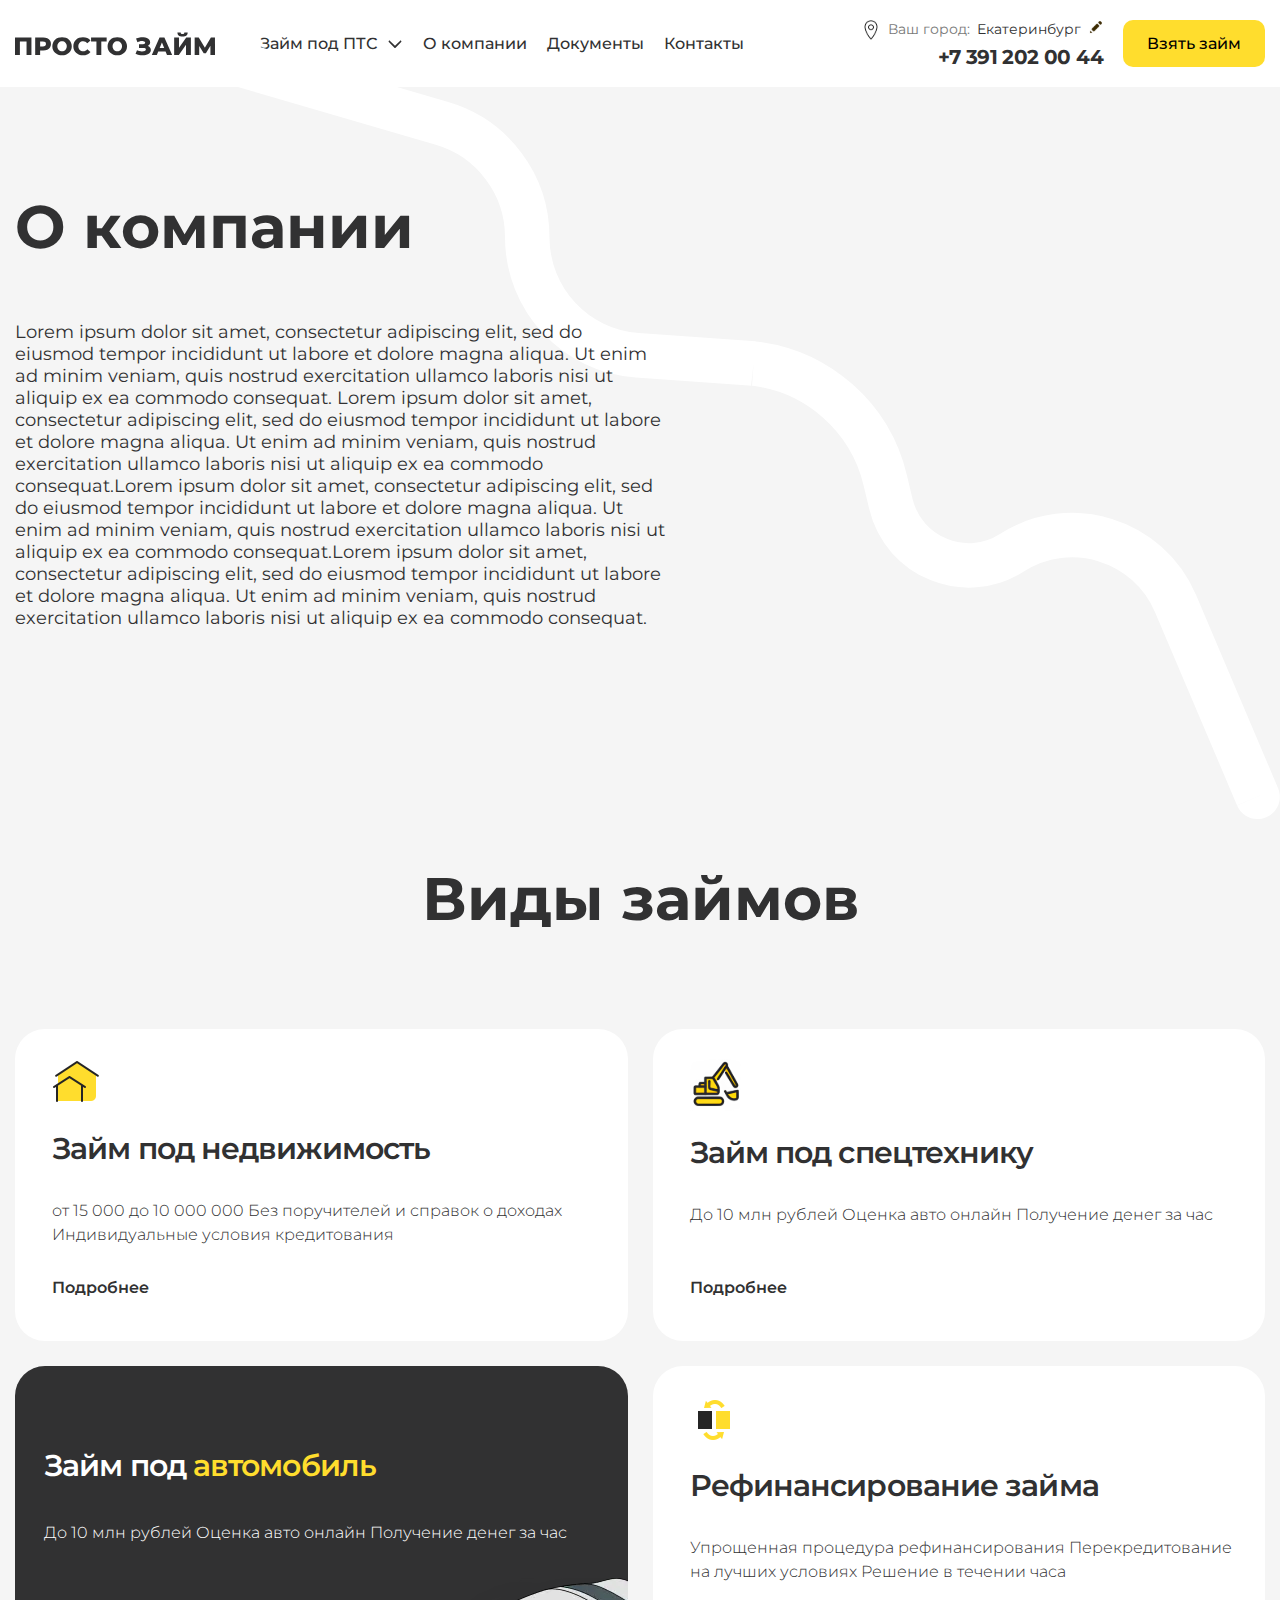
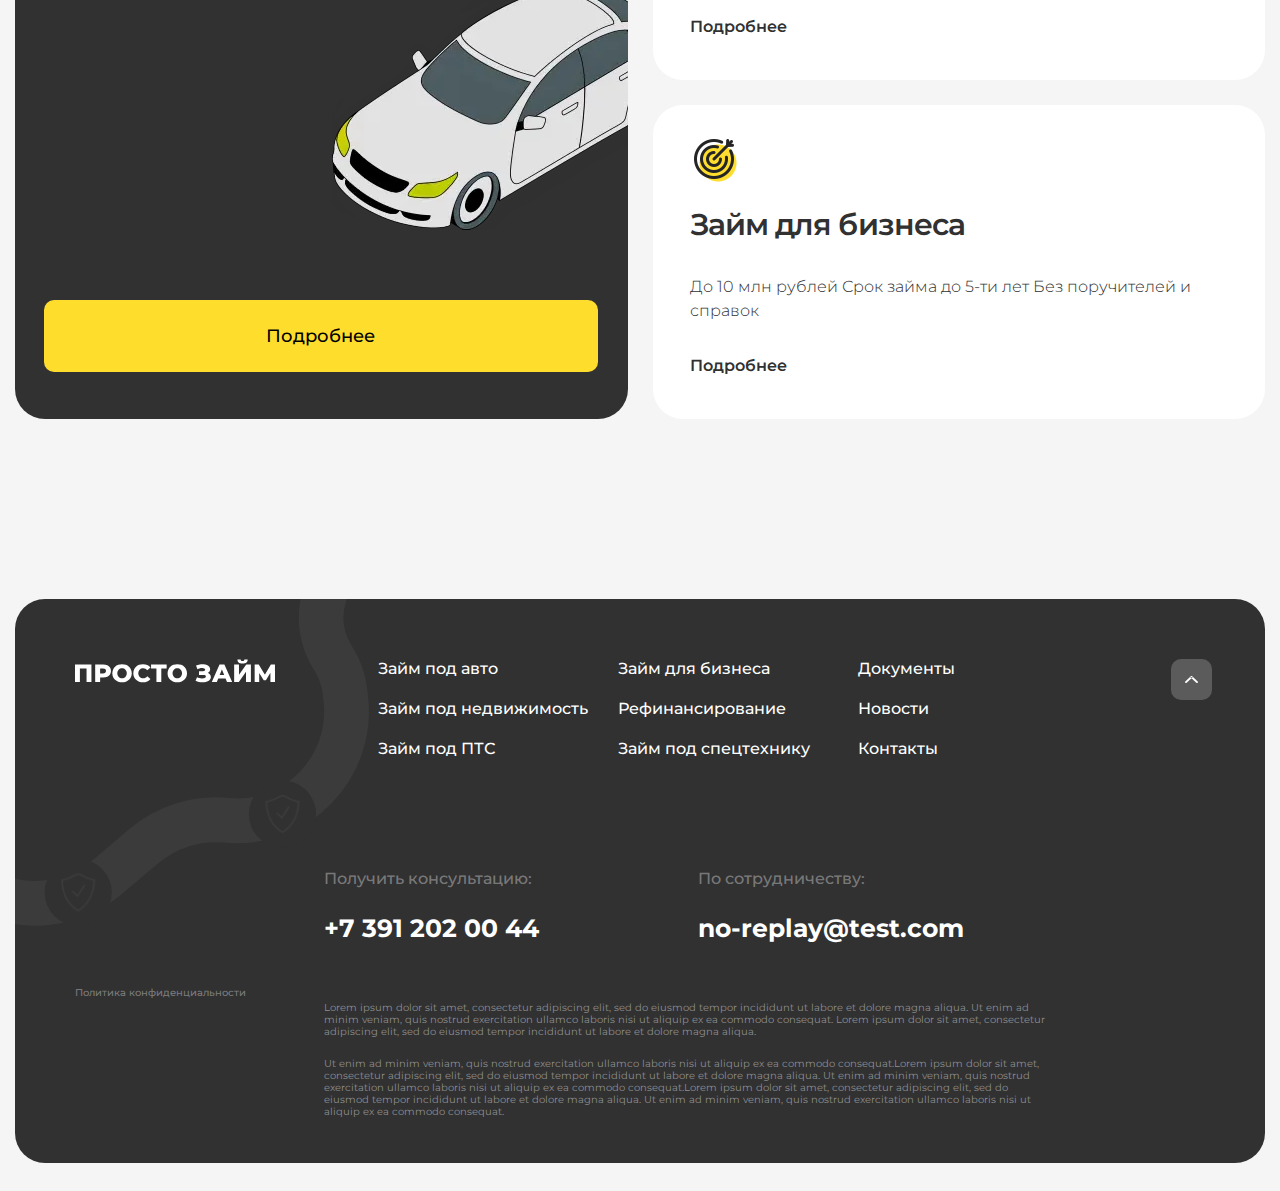
<file: company.html>
<!DOCTYPE html>
<html lang="ru">

<head>
	<title>О компании</title>
	<meta charset="UTF-8">
	<meta name="format-detection" content="telephone=no">
	<!-- <style>body{opacity: 0;}</style> -->
	<link rel="stylesheet" href="css/style.min.css?_v=20240204152425">
	<link rel="shortcut icon" href="favicon.ico">
	<!-- <meta name="robots" content="noindex, nofollow"> -->
	<meta name="viewport" content="width=device-width, initial-scale=1.0">
</head>

<body>
	<div class="wrapper">
		<header class="header">
			<div class="header__container">
				<div class="header__row">
					<a href="#" class="header__logo logo">
						<img src="img/logo.svg" alt="logo">
					</a>
					<div class="header__menu menu">
						<div class="menu__icon-wrap"><button type="button" class="menu__icon icon-menu"><span></span></button></div>
						<nav class="menu__body">
							<ul class="menu__list">
								<li class="menu__item menu-item-has-children">
									<a href="#" class="menu__link">Займ под ПТС</a>
									<ul class="sub-menu">
										<li class="menu__item">
											<a href="#" class="menu__link">Займ под авто</a>
										</li>
										<li class="menu__item">
											<a href="#" class="menu__link">Займ под спецтехнику</a>
										</li>
										<li class="menu__item">
											<a href="#" class="menu__link">Займ под недвижимость</a>
										</li>
										<li class="menu__item">
											<a href="#" class="menu__link">Рефинансирование займа (перезалог)</a>
										</li>
										<li class="menu__item">
											<a href="#" class="menu__link">Займ для бизнеса</a>
										</li>
									</ul>
								</li>
								<li class="menu__item">
									<a href="#" class="menu__link">О компании</a>
								</li>
								<li class="menu__item">
									<a href="#" class="menu__link">Документы</a>
								</li>
								<li class="menu__item">
									<a href="#" class="menu__link">Контакты</a>
								</li>
							</ul>
						</nav>
					</div>
					<div data-da=".menu__body, 991.98, 0" class="header__geo-block geo-block">
						<div class="geo-block__row">
							<div class="geo-block__left">
								<button data-popup="#region" class="geo-block__button">
									Ваш город: <span>Екатеринбург</span>
								</button>
								<a href="tel:+73912020044" class="geo-block__tel">
									+7 391 202 00 44
								</a>
							</div>
							<div class="geo-block__right">
								<button data-popup="#popup-form" class="geo-block__btn btn">Взять займ</button>
							</div>
						</div>
					</div>
				</div>
			</div>
		</header>
		<main class="page">
			<section class="page__company company">
				<div class="company__container">
					<div class="company__body">
						<h1 class="company__title title">
							О компании
						</h1>
						<div class="company__text text">
							Lorem ipsum dolor sit amet, consectetur adipiscing elit, sed do eiusmod tempor incididunt ut labore et dolore magna
							aliqua. Ut enim ad minim veniam, quis nostrud exercitation ullamco laboris nisi ut aliquip ex ea commodo consequat.
							Lorem ipsum dolor sit amet, consectetur adipiscing elit, sed do eiusmod tempor incididunt ut labore et dolore magna
							aliqua. Ut enim ad minim veniam, quis nostrud exercitation ullamco laboris nisi ut aliquip ex ea commodo consequat.Lorem
							ipsum dolor sit amet, consectetur adipiscing elit, sed do eiusmod tempor incididunt ut labore et dolore magna aliqua. Ut
							enim ad minim veniam, quis nostrud exercitation ullamco laboris nisi ut aliquip ex ea commodo consequat.Lorem ipsum
							dolor sit amet, consectetur adipiscing elit, sed do eiusmod tempor incididunt ut labore et dolore magna aliqua. Ut enim
							ad minim veniam, quis nostrud exercitation ullamco laboris nisi ut aliquip ex ea commodo consequat.
						</div>
					</div>
				</div>
			</section>
			<section class="page__types types">
				<div class="types__container">
					<h2 class="types__title title">Виды займов</h2>
					<div class="types__grid">
						<div class="types__type type">
							<div class="type__icon">
								<img src="img/types/icon-01.svg" alt="icon">
							</div>
							<h3 class="type__title">Займ под недвижимость</h3>
							<div class="type__text">
								от 15 000 до 10 000 000
								Без поручителей и справок о доходах
								Индивидуальные условия кредитования
							</div>
							<a href="#" class="type__link">Подробнее</a>
						</div>
						<div class="types__type type">
							<div class="type__icon">
								<img src="img/types/icon-02.svg" alt="icon">
							</div>
							<h3 class="type__title">Займ под спецтехнику</h3>
							<div class="type__text">
								До 10 млн рублей
								Оценка авто онлайн
								Получение денег за час
							</div>
							<a href="#" class="type__link">Подробнее</a>
						</div>
						<div class="types__type type type_big">
							<h3 class="type__title">Займ под <span>автомобиль</span></h3>
							<div class="type__text">
								До 10 млн рублей
								Оценка авто онлайн
								Получение денег за час
							</div>
							<div class="type__image">
								<picture><source srcset="img/types/image-01.webp" type="image/webp"><img src="img/types/image-01.png" alt="image"></picture>
							</div>
							<a href="#" class="type__btn btn">Подробнее</a>
						</div>
						<div class="types__type type">
							<div class="type__icon">
								<img src="img/types/icon-03.svg" alt="icon">
							</div>
							<h3 class="type__title">Рефинансирование
								займа</h3>
							<div class="type__text">
								Упрощенная процедура рефинансирования
								Перекредитование на лучших условиях
								Решение в течении часа
							</div>
							<a href="#" class="type__link">Подробнее</a>
						</div>
						<div class="types__type type">
							<div class="type__icon">
								<img src="img/types/icon-04.svg" alt="icon">
							</div>
							<h3 class="type__title">Займ для
								бизнеса</h3>
							<div class="type__text">
								До 10 млн рублей
								Срок займа до 5-ти лет
								Без поручителей и справок
							</div>
							<a href="#" class="type__link">Подробнее</a>
						</div>
					</div>
				</div>
			</section>
		</main>
		<footer class="footer">
			<div class="footer__container">
				<div class="footer__body">
					<div class="footer__top top-footer">
						<div class="top-footer__row">
							<a href="#" class="top-footer__logo logo">
								<img src="img/logo-footer.svg" alt="logo">
							</a>
							<nav class="top-footer__menu menu-footer">
								<ul class="menu-footer__list">
									<li class="menu-footer__item">
										<a href="#" class="menu-footer__link">Займ под авто</a>
									</li>
									<li class="menu-footer__item">
										<a href="#" class="menu-footer__link">Займ для бизнеса</a>
									</li>
									<li class="menu-footer__item">
										<a href="#" class="menu-footer__link">Документы</a>
									</li>
									<li class="menu-footer__item">
										<a href="#" class="menu-footer__link">Займ под недвижимость</a>
									</li>
									<li class="menu-footer__item">
										<a href="#" class="menu-footer__link">Рефинансирование</a>
									</li>
									<li class="menu-footer__item">
										<a href="#" class="menu-footer__link">Новости</a>
									</li>
									<li class="menu-footer__item">
										<a href="#" class="menu-footer__link">Займ под ПТС</a>
									</li>
									<li class="menu-footer__item">
										<a href="#" class="menu-footer__link">Займ под спецтехнику</a>
									</li>
									<li class="menu-footer__item">
										<a href="#" class="menu-footer__link">Контакты</a>
									</li>
								</ul>
							</nav>
							<button class="top-footer__btn">
								<img src="img/icons/arr-f.svg" alt="icon">
							</button>
						</div>
					</div>
					<div class="footer__bottom bottom-footer">
						<div class="bottom-footer__row">
							<a href="#" class="bottom-footer__policy">
								Политика конфиденциальности
							</a>
							<div class="bottom-footer__right">
								<div class="bottom-footer__top-right">
									<a href="tel:+73912020044" class="bottom-footer__block">
										<div class="bottom-footer__subtitle">Получить консультацию:</div>
										<div class="bottom-footer__tel">+7 391 202 00 44</div>
									</a>
									<a href="email:no-replay@test.com" class="bottom-footer__block">
										<div class="bottom-footer__subtitle">По сотрудничеству:</div>
										<div class="bottom-footer__tel">no-replay@test.com</div>
									</a>
								</div>
								<div class="bottom-footer__text">
									<p>
										Lorem ipsum dolor sit amet, consectetur adipiscing elit, sed do eiusmod tempor incididunt ut labore et dolore magna
										aliqua. Ut enim ad minim veniam, quis nostrud exercitation ullamco laboris nisi ut aliquip ex ea commodo consequat.
										Lorem ipsum dolor sit amet, consectetur adipiscing elit, sed do eiusmod tempor incididunt ut labore et dolore magna
										aliqua.
									</p>

									<p>
										Ut enim ad minim veniam, quis nostrud exercitation ullamco laboris nisi ut aliquip ex ea commodo consequat.Lorem ipsum
										dolor sit amet, consectetur adipiscing elit, sed do eiusmod tempor incididunt ut labore et dolore magna aliqua. Ut enim
										ad minim veniam, quis nostrud exercitation ullamco laboris nisi ut aliquip ex ea commodo consequat.Lorem ipsum dolor sit
										amet, consectetur adipiscing elit, sed do eiusmod tempor incididunt ut labore et dolore magna aliqua. Ut enim ad minim
										veniam, quis nostrud exercitation ullamco laboris nisi ut aliquip ex ea commodo consequat.
									</p>
								</div>
							</div>
						</div>
					</div>
				</div>
			</div>
		</footer>
	</div>
	<!-- 
<div id="popup" aria-hidden="true" class="popup">
	<div class="popup__wrapper">
		<div class="popup__content">
			<button data-close type="button" class="popup__close">Закрыть</button>
			<div class="popup__text">
			</div>
		</div>
	</div>
</div>
 -->

	<script src="js/app.min.js?_v=20240204152425"></script>
</body>

</html>
</file>
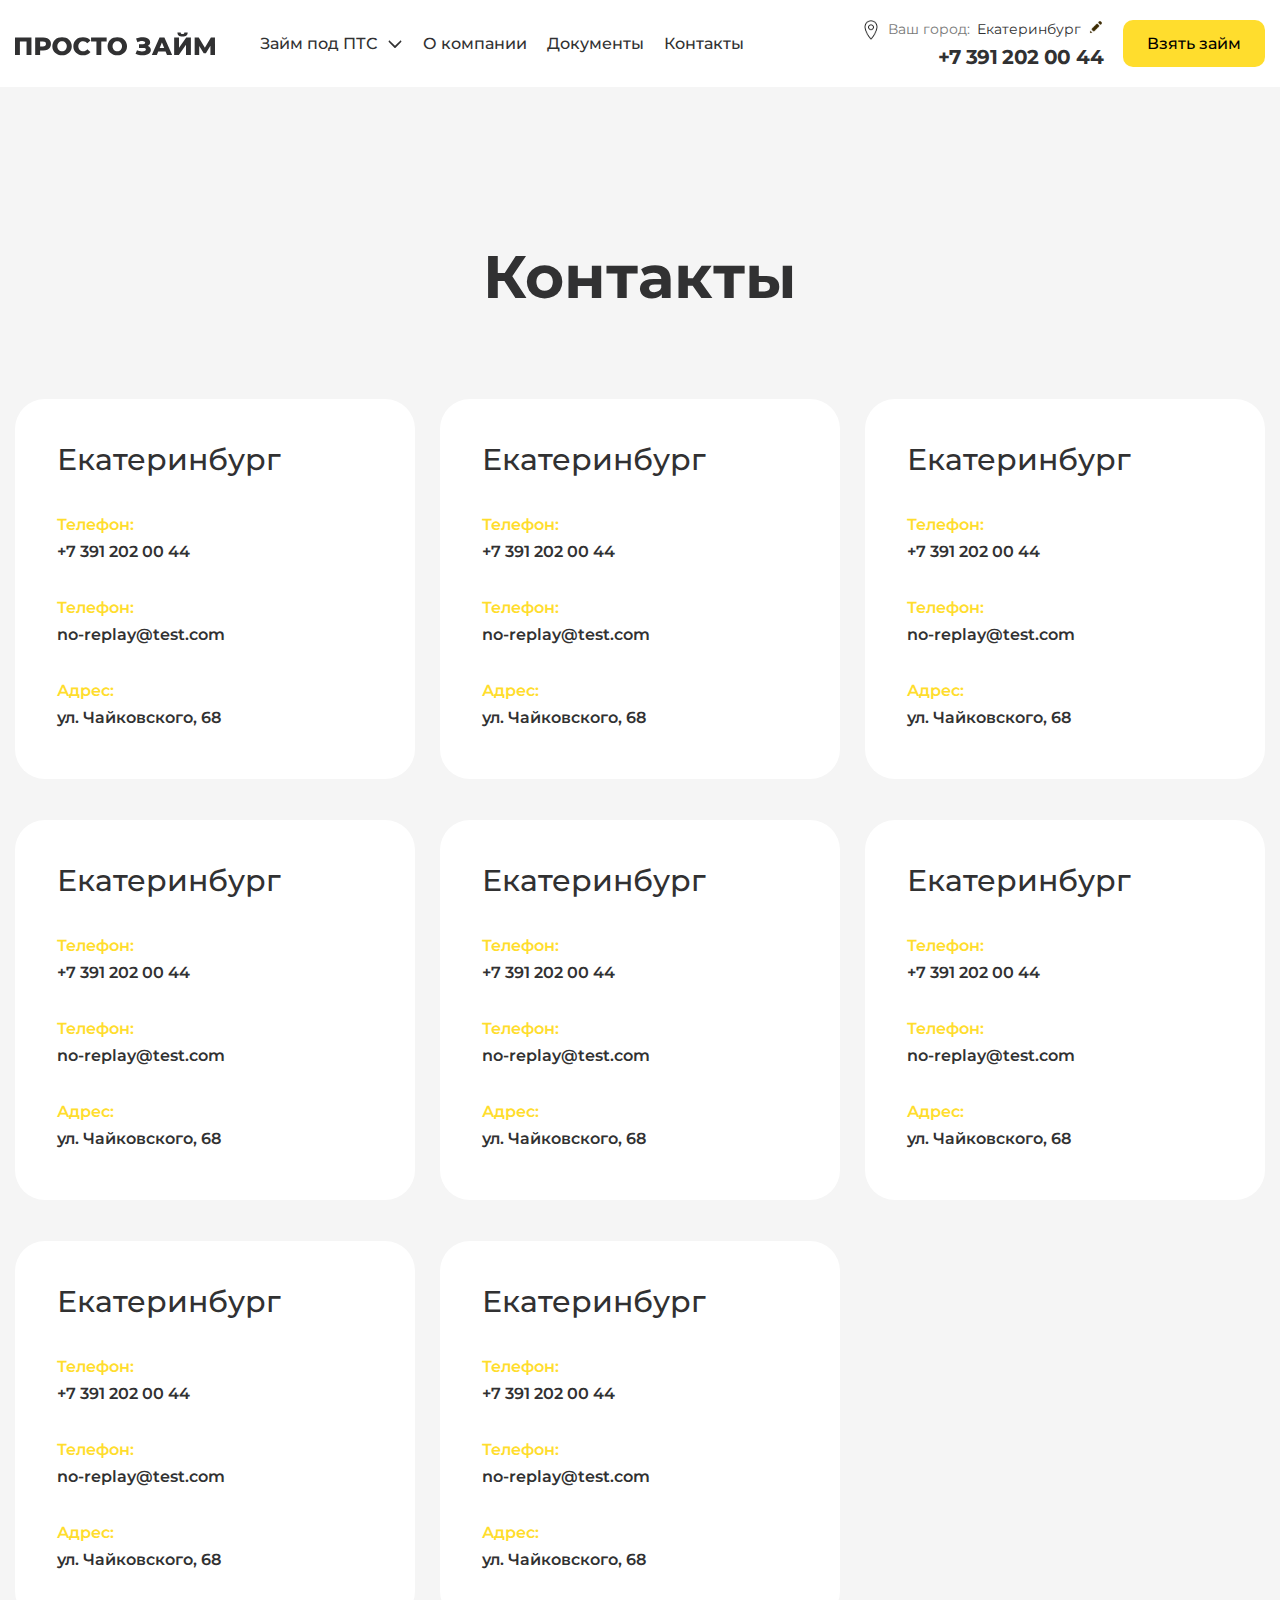
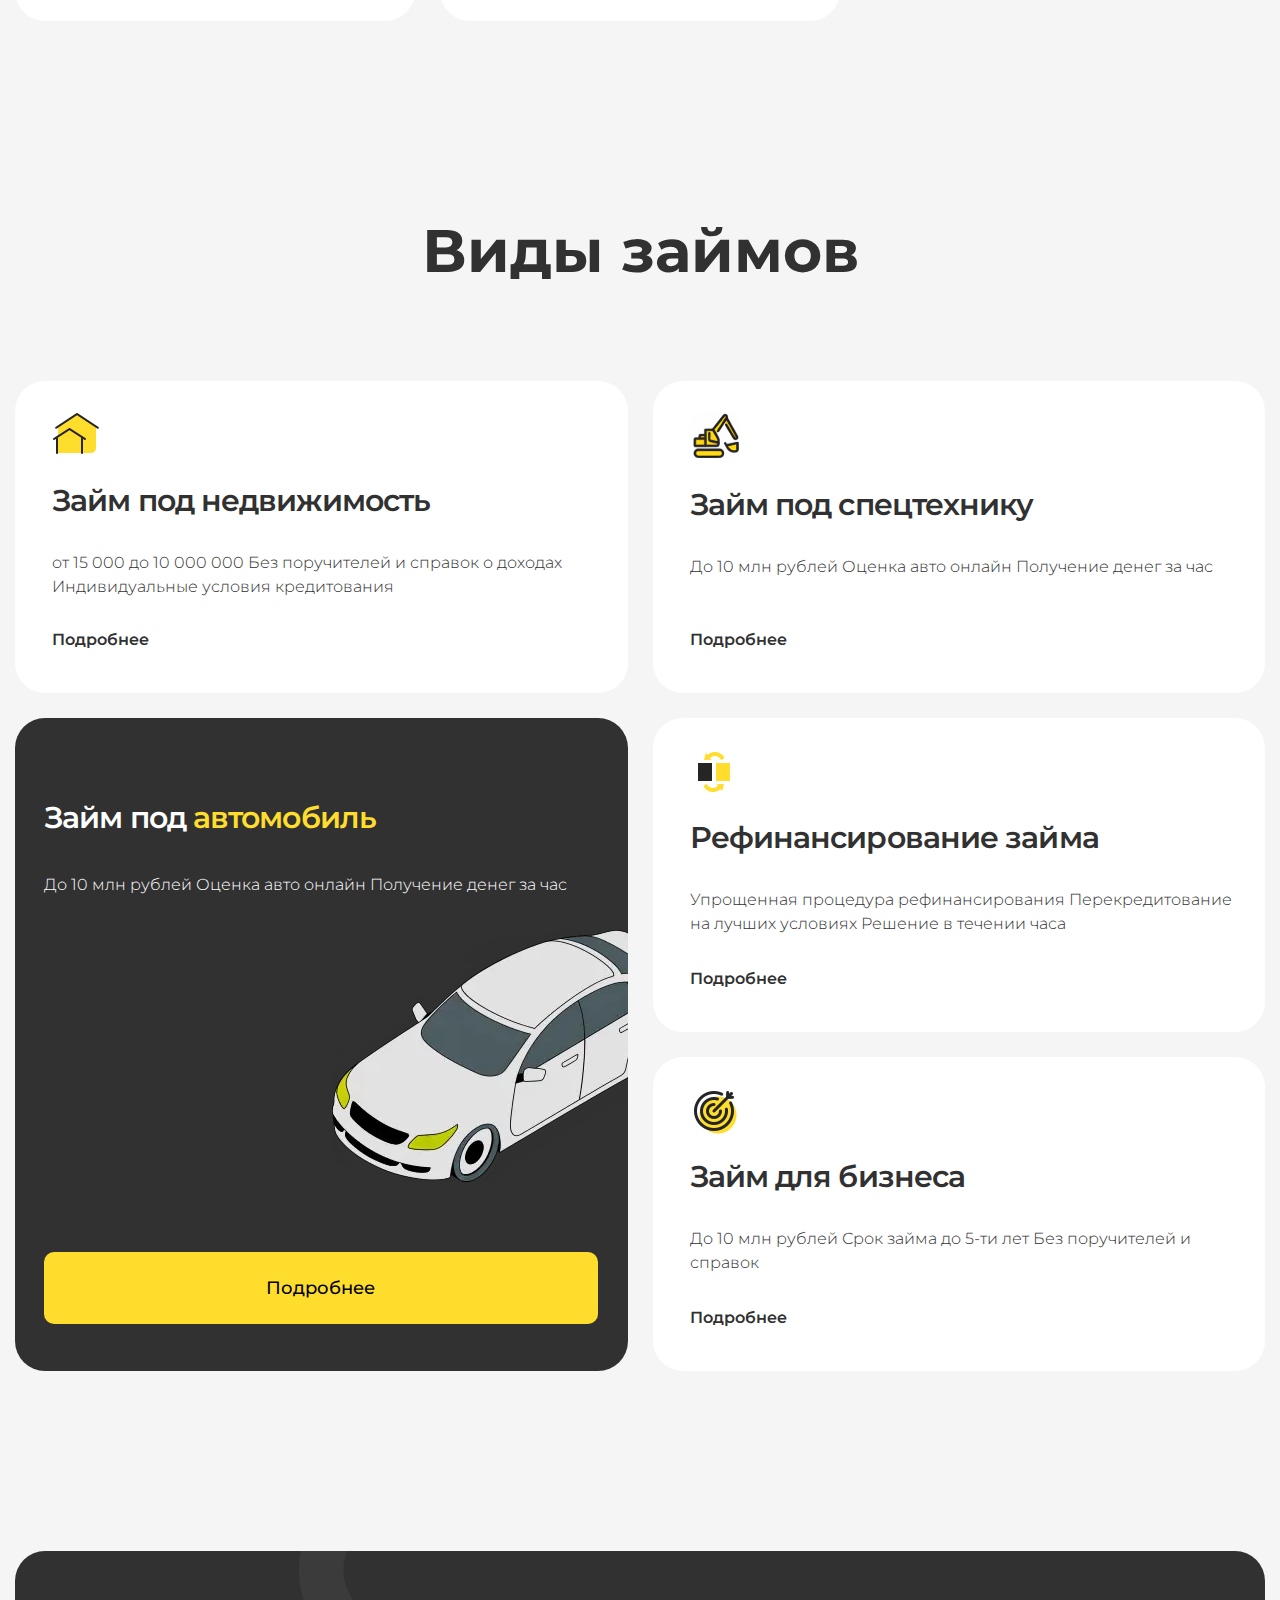
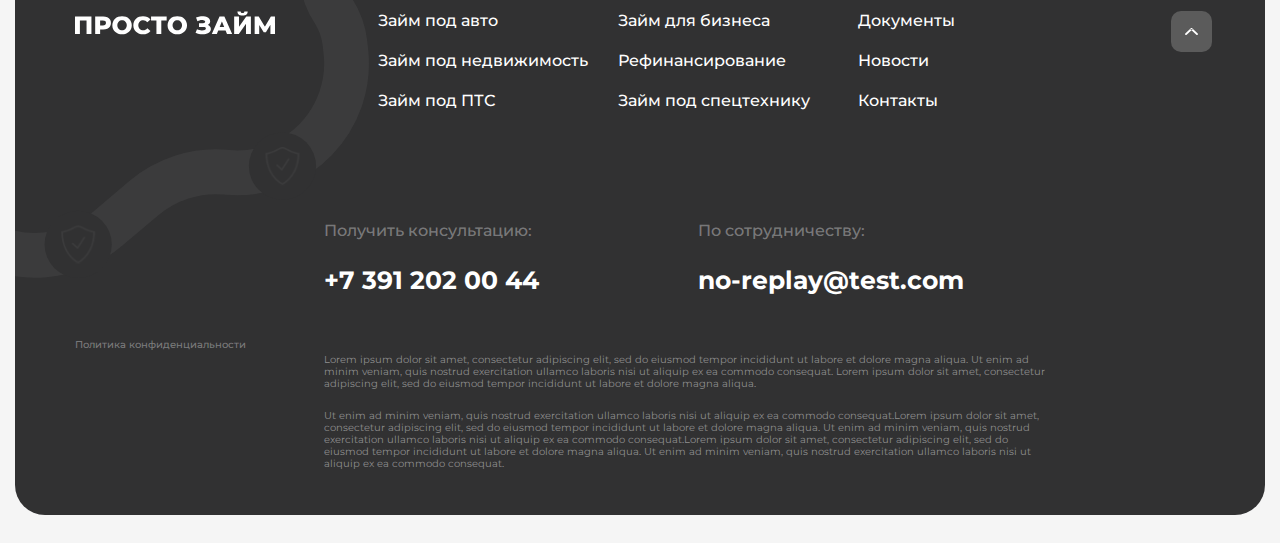
<file: contacts.html>
<!DOCTYPE html>
<html lang="ru">

<head>
	<title>Контакты</title>
	<meta charset="UTF-8">
	<meta name="format-detection" content="telephone=no">
	<!-- <style>body{opacity: 0;}</style> -->
	<link rel="stylesheet" href="css/style.min.css?_v=20240204152425">
	<link rel="shortcut icon" href="favicon.ico">
	<!-- <meta name="robots" content="noindex, nofollow"> -->
	<meta name="viewport" content="width=device-width, initial-scale=1.0">
</head>

<body>
	<div class="wrapper">
		<header class="header">
			<div class="header__container">
				<div class="header__row">
					<a href="#" class="header__logo logo">
						<img src="img/logo.svg" alt="logo">
					</a>
					<div class="header__menu menu">
						<div class="menu__icon-wrap"><button type="button" class="menu__icon icon-menu"><span></span></button></div>
						<nav class="menu__body">
							<ul class="menu__list">
								<li class="menu__item menu-item-has-children">
									<a href="#" class="menu__link">Займ под ПТС</a>
									<ul class="sub-menu">
										<li class="menu__item">
											<a href="#" class="menu__link">Займ под авто</a>
										</li>
										<li class="menu__item">
											<a href="#" class="menu__link">Займ под спецтехнику</a>
										</li>
										<li class="menu__item">
											<a href="#" class="menu__link">Займ под недвижимость</a>
										</li>
										<li class="menu__item">
											<a href="#" class="menu__link">Рефинансирование займа (перезалог)</a>
										</li>
										<li class="menu__item">
											<a href="#" class="menu__link">Займ для бизнеса</a>
										</li>
									</ul>
								</li>
								<li class="menu__item">
									<a href="#" class="menu__link">О компании</a>
								</li>
								<li class="menu__item">
									<a href="#" class="menu__link">Документы</a>
								</li>
								<li class="menu__item">
									<a href="#" class="menu__link">Контакты</a>
								</li>
							</ul>
						</nav>
					</div>
					<div data-da=".menu__body, 991.98, 0" class="header__geo-block geo-block">
						<div class="geo-block__row">
							<div class="geo-block__left">
								<button data-popup="#region" class="geo-block__button">
									Ваш город: <span>Екатеринбург</span>
								</button>
								<a href="tel:+73912020044" class="geo-block__tel">
									+7 391 202 00 44
								</a>
							</div>
							<div class="geo-block__right">
								<button data-popup="#popup-form" class="geo-block__btn btn">Взять займ</button>
							</div>
						</div>
					</div>
				</div>
			</div>
		</header>
		<main class="page">
			<section class="page__contacts contacts">
				<div class="contacts__container">
					<h1 class="contacts__title title">
						Контакты
					</h1>
					<div class="contacts__grid">

						<div class="contacts__item">
							<h3 class="contacts__subtitle">
								Екатеринбург
							</h3>
							<a href="tel:+73912020044" class="contacts__block">
								<p>Телефон:</p>
								<p>+7 391 202 00 44</p>
							</a>
							<a href="mainto:no-replay@test.com" class="contacts__block">
								<p>Телефон:</p>
								<p>no-replay@test.com</p>
							</a>
							<div class="contacts__block">
								<p>Адрес:</p>
								<p>ул. Чайковского, 68</p>
							</div>
						</div>
						<div class="contacts__item">
							<h3 class="contacts__subtitle">
								Екатеринбург
							</h3>
							<a href="tel:+73912020044" class="contacts__block">
								<p>Телефон:</p>
								<p>+7 391 202 00 44</p>
							</a>
							<a href="mainto:no-replay@test.com" class="contacts__block">
								<p>Телефон:</p>
								<p>no-replay@test.com</p>
							</a>
							<div class="contacts__block">
								<p>Адрес:</p>
								<p>ул. Чайковского, 68</p>
							</div>
						</div>
						<div class="contacts__item">
							<h3 class="contacts__subtitle">
								Екатеринбург
							</h3>
							<a href="tel:+73912020044" class="contacts__block">
								<p>Телефон:</p>
								<p>+7 391 202 00 44</p>
							</a>
							<a href="mainto:no-replay@test.com" class="contacts__block">
								<p>Телефон:</p>
								<p>no-replay@test.com</p>
							</a>
							<div class="contacts__block">
								<p>Адрес:</p>
								<p>ул. Чайковского, 68</p>
							</div>
						</div>
						<div class="contacts__item">
							<h3 class="contacts__subtitle">
								Екатеринбург
							</h3>
							<a href="tel:+73912020044" class="contacts__block">
								<p>Телефон:</p>
								<p>+7 391 202 00 44</p>
							</a>
							<a href="mainto:no-replay@test.com" class="contacts__block">
								<p>Телефон:</p>
								<p>no-replay@test.com</p>
							</a>
							<div class="contacts__block">
								<p>Адрес:</p>
								<p>ул. Чайковского, 68</p>
							</div>
						</div>
						<div class="contacts__item">
							<h3 class="contacts__subtitle">
								Екатеринбург
							</h3>
							<a href="tel:+73912020044" class="contacts__block">
								<p>Телефон:</p>
								<p>+7 391 202 00 44</p>
							</a>
							<a href="mainto:no-replay@test.com" class="contacts__block">
								<p>Телефон:</p>
								<p>no-replay@test.com</p>
							</a>
							<div class="contacts__block">
								<p>Адрес:</p>
								<p>ул. Чайковского, 68</p>
							</div>
						</div>
						<div class="contacts__item">
							<h3 class="contacts__subtitle">
								Екатеринбург
							</h3>
							<a href="tel:+73912020044" class="contacts__block">
								<p>Телефон:</p>
								<p>+7 391 202 00 44</p>
							</a>
							<a href="mainto:no-replay@test.com" class="contacts__block">
								<p>Телефон:</p>
								<p>no-replay@test.com</p>
							</a>
							<div class="contacts__block">
								<p>Адрес:</p>
								<p>ул. Чайковского, 68</p>
							</div>
						</div>
						<div class="contacts__item">
							<h3 class="contacts__subtitle">
								Екатеринбург
							</h3>
							<a href="tel:+73912020044" class="contacts__block">
								<p>Телефон:</p>
								<p>+7 391 202 00 44</p>
							</a>
							<a href="mainto:no-replay@test.com" class="contacts__block">
								<p>Телефон:</p>
								<p>no-replay@test.com</p>
							</a>
							<div class="contacts__block">
								<p>Адрес:</p>
								<p>ул. Чайковского, 68</p>
							</div>
						</div>
						<div class="contacts__item">
							<h3 class="contacts__subtitle">
								Екатеринбург
							</h3>
							<a href="tel:+73912020044" class="contacts__block">
								<p>Телефон:</p>
								<p>+7 391 202 00 44</p>
							</a>
							<a href="mainto:no-replay@test.com" class="contacts__block">
								<p>Телефон:</p>
								<p>no-replay@test.com</p>
							</a>
							<div class="contacts__block">
								<p>Адрес:</p>
								<p>ул. Чайковского, 68</p>
							</div>
						</div>
					</div>
				</div>
			</section>
			<section class="page__types types">
				<div class="types__container">
					<h2 class="types__title title">Виды займов</h2>
					<div class="types__grid">
						<div class="types__type type">
							<div class="type__icon">
								<img src="img/types/icon-01.svg" alt="icon">
							</div>
							<h3 class="type__title">Займ под недвижимость</h3>
							<div class="type__text">
								от 15 000 до 10 000 000
								Без поручителей и справок о доходах
								Индивидуальные условия кредитования
							</div>
							<a href="#" class="type__link">Подробнее</a>
						</div>
						<div class="types__type type">
							<div class="type__icon">
								<img src="img/types/icon-02.svg" alt="icon">
							</div>
							<h3 class="type__title">Займ под спецтехнику</h3>
							<div class="type__text">
								До 10 млн рублей
								Оценка авто онлайн
								Получение денег за час
							</div>
							<a href="#" class="type__link">Подробнее</a>
						</div>
						<div class="types__type type type_big">
							<h3 class="type__title">Займ под <span>автомобиль</span></h3>
							<div class="type__text">
								До 10 млн рублей
								Оценка авто онлайн
								Получение денег за час
							</div>
							<div class="type__image">
								<picture><source srcset="img/types/image-01.webp" type="image/webp"><img src="img/types/image-01.png" alt="image"></picture>
							</div>
							<a href="#" class="type__btn btn">Подробнее</a>
						</div>
						<div class="types__type type">
							<div class="type__icon">
								<img src="img/types/icon-03.svg" alt="icon">
							</div>
							<h3 class="type__title">Рефинансирование
								займа</h3>
							<div class="type__text">
								Упрощенная процедура рефинансирования
								Перекредитование на лучших условиях
								Решение в течении часа
							</div>
							<a href="#" class="type__link">Подробнее</a>
						</div>
						<div class="types__type type">
							<div class="type__icon">
								<img src="img/types/icon-04.svg" alt="icon">
							</div>
							<h3 class="type__title">Займ для
								бизнеса</h3>
							<div class="type__text">
								До 10 млн рублей
								Срок займа до 5-ти лет
								Без поручителей и справок
							</div>
							<a href="#" class="type__link">Подробнее</a>
						</div>
					</div>
				</div>
			</section>
		</main>
		<footer class="footer">
			<div class="footer__container">
				<div class="footer__body">
					<div class="footer__top top-footer">
						<div class="top-footer__row">
							<a href="#" class="top-footer__logo logo">
								<img src="img/logo-footer.svg" alt="logo">
							</a>
							<nav class="top-footer__menu menu-footer">
								<ul class="menu-footer__list">
									<li class="menu-footer__item">
										<a href="#" class="menu-footer__link">Займ под авто</a>
									</li>
									<li class="menu-footer__item">
										<a href="#" class="menu-footer__link">Займ для бизнеса</a>
									</li>
									<li class="menu-footer__item">
										<a href="#" class="menu-footer__link">Документы</a>
									</li>
									<li class="menu-footer__item">
										<a href="#" class="menu-footer__link">Займ под недвижимость</a>
									</li>
									<li class="menu-footer__item">
										<a href="#" class="menu-footer__link">Рефинансирование</a>
									</li>
									<li class="menu-footer__item">
										<a href="#" class="menu-footer__link">Новости</a>
									</li>
									<li class="menu-footer__item">
										<a href="#" class="menu-footer__link">Займ под ПТС</a>
									</li>
									<li class="menu-footer__item">
										<a href="#" class="menu-footer__link">Займ под спецтехнику</a>
									</li>
									<li class="menu-footer__item">
										<a href="#" class="menu-footer__link">Контакты</a>
									</li>
								</ul>
							</nav>
							<button class="top-footer__btn">
								<img src="img/icons/arr-f.svg" alt="icon">
							</button>
						</div>
					</div>
					<div class="footer__bottom bottom-footer">
						<div class="bottom-footer__row">
							<a href="#" class="bottom-footer__policy">
								Политика конфиденциальности
							</a>
							<div class="bottom-footer__right">
								<div class="bottom-footer__top-right">
									<a href="tel:+73912020044" class="bottom-footer__block">
										<div class="bottom-footer__subtitle">Получить консультацию:</div>
										<div class="bottom-footer__tel">+7 391 202 00 44</div>
									</a>
									<a href="email:no-replay@test.com" class="bottom-footer__block">
										<div class="bottom-footer__subtitle">По сотрудничеству:</div>
										<div class="bottom-footer__tel">no-replay@test.com</div>
									</a>
								</div>
								<div class="bottom-footer__text">
									<p>
										Lorem ipsum dolor sit amet, consectetur adipiscing elit, sed do eiusmod tempor incididunt ut labore et dolore magna
										aliqua. Ut enim ad minim veniam, quis nostrud exercitation ullamco laboris nisi ut aliquip ex ea commodo consequat.
										Lorem ipsum dolor sit amet, consectetur adipiscing elit, sed do eiusmod tempor incididunt ut labore et dolore magna
										aliqua.
									</p>

									<p>
										Ut enim ad minim veniam, quis nostrud exercitation ullamco laboris nisi ut aliquip ex ea commodo consequat.Lorem ipsum
										dolor sit amet, consectetur adipiscing elit, sed do eiusmod tempor incididunt ut labore et dolore magna aliqua. Ut enim
										ad minim veniam, quis nostrud exercitation ullamco laboris nisi ut aliquip ex ea commodo consequat.Lorem ipsum dolor sit
										amet, consectetur adipiscing elit, sed do eiusmod tempor incididunt ut labore et dolore magna aliqua. Ut enim ad minim
										veniam, quis nostrud exercitation ullamco laboris nisi ut aliquip ex ea commodo consequat.
									</p>
								</div>
							</div>
						</div>
					</div>
				</div>
			</div>
		</footer>
	</div>
	<!-- 
<div id="popup" aria-hidden="true" class="popup">
	<div class="popup__wrapper">
		<div class="popup__content">
			<button data-close type="button" class="popup__close">Закрыть</button>
			<div class="popup__text">
			</div>
		</div>
	</div>
</div>
 -->

	<script src="js/app.min.js?_v=20240204152425"></script>
</body>

</html>
</file>
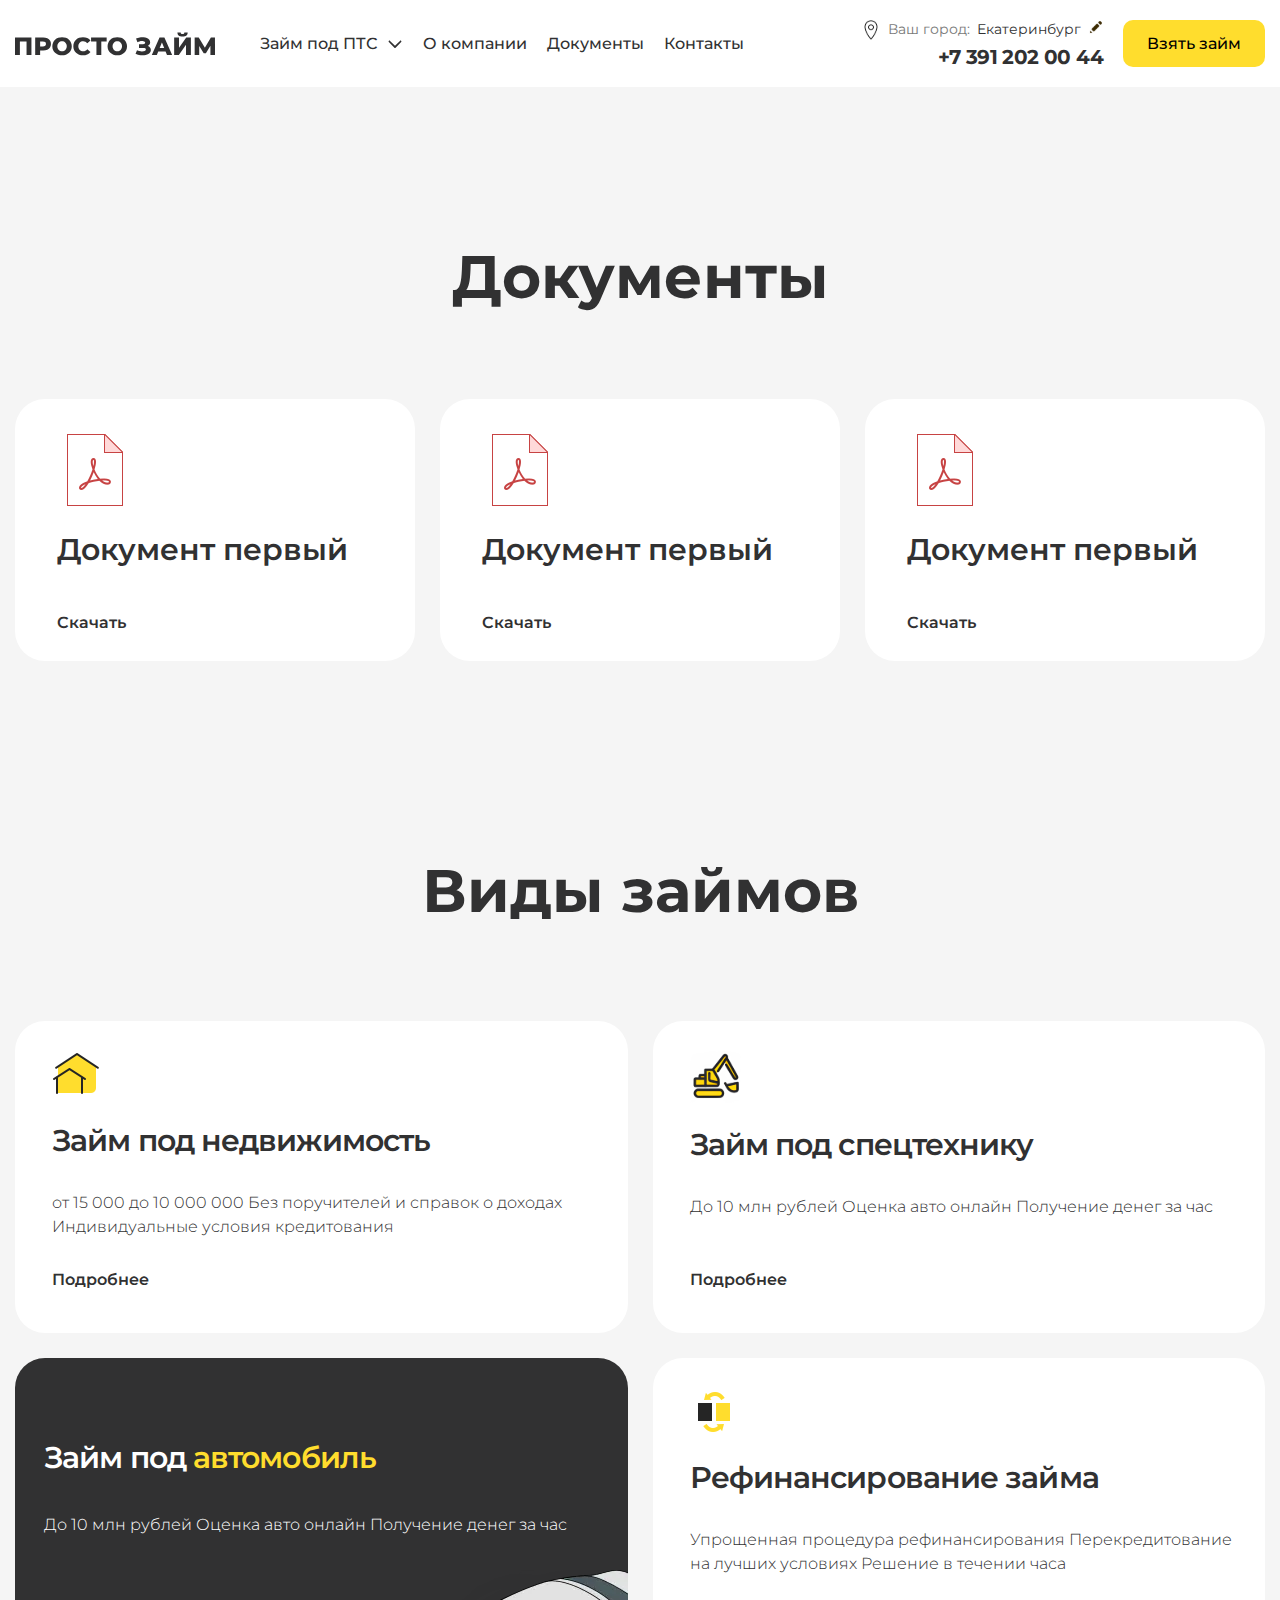
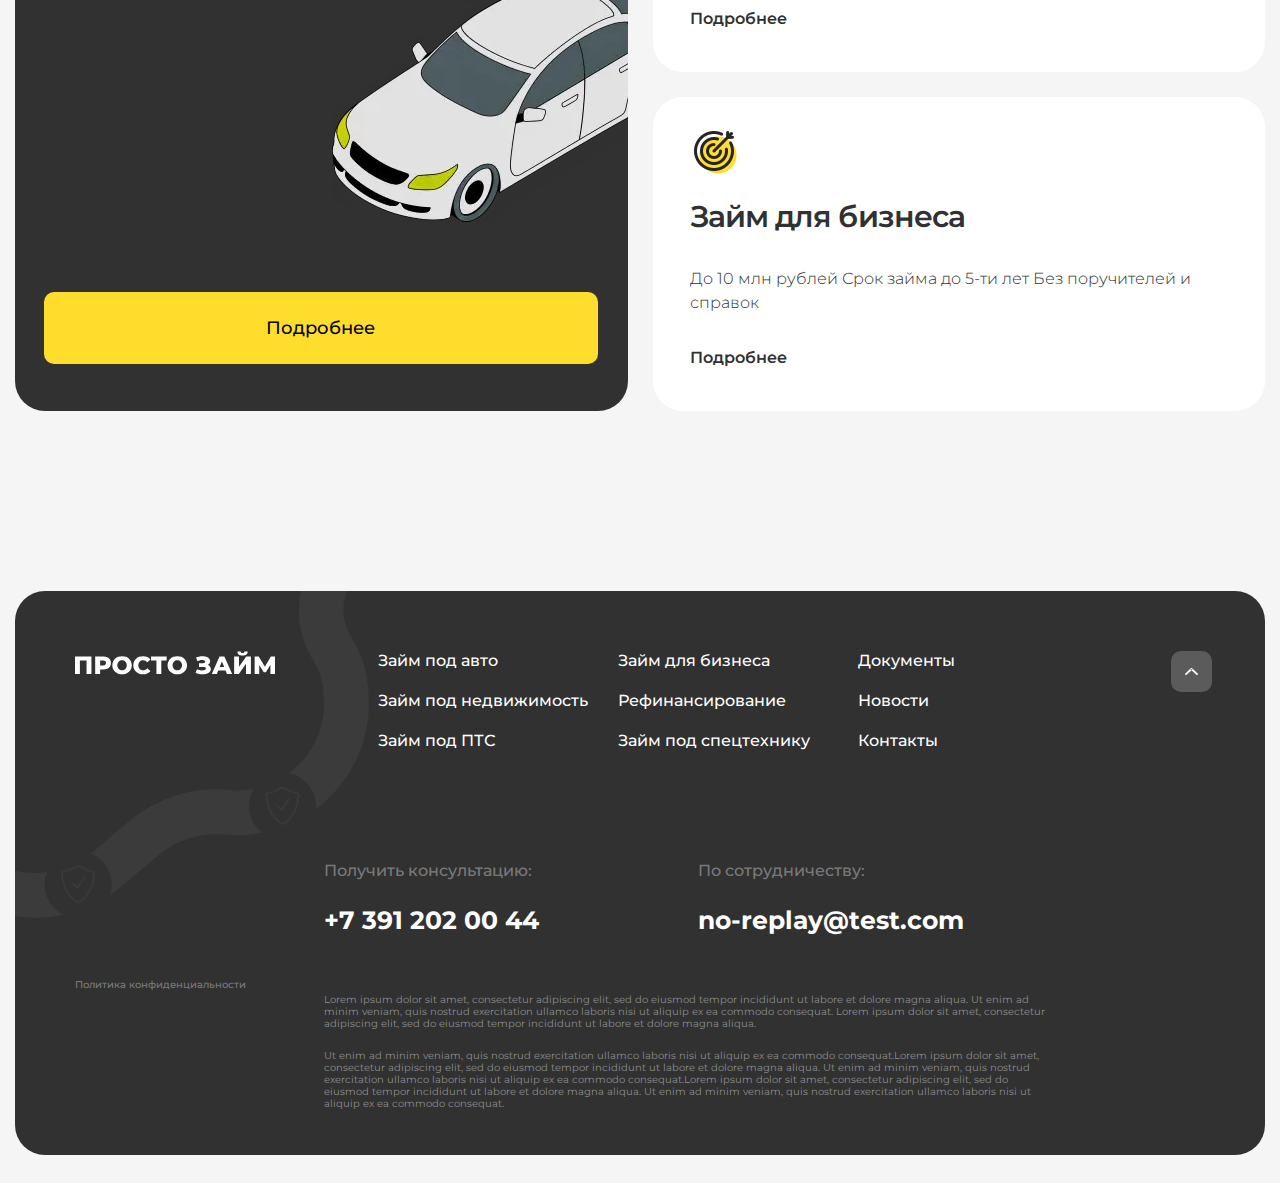
<file: documents.html>
<!DOCTYPE html>
<html lang="ru">

<head>
	<title>Документы</title>
	<meta charset="UTF-8">
	<meta name="format-detection" content="telephone=no">
	<!-- <style>body{opacity: 0;}</style> -->
	<link rel="stylesheet" href="css/style.min.css?_v=20240204152425">
	<link rel="shortcut icon" href="favicon.ico">
	<!-- <meta name="robots" content="noindex, nofollow"> -->
	<meta name="viewport" content="width=device-width, initial-scale=1.0">
</head>

<body>
	<div class="wrapper">
		<header class="header">
			<div class="header__container">
				<div class="header__row">
					<a href="#" class="header__logo logo">
						<img src="img/logo.svg" alt="logo">
					</a>
					<div class="header__menu menu">
						<div class="menu__icon-wrap"><button type="button" class="menu__icon icon-menu"><span></span></button></div>
						<nav class="menu__body">
							<ul class="menu__list">
								<li class="menu__item menu-item-has-children">
									<a href="#" class="menu__link">Займ под ПТС</a>
									<ul class="sub-menu">
										<li class="menu__item">
											<a href="#" class="menu__link">Займ под авто</a>
										</li>
										<li class="menu__item">
											<a href="#" class="menu__link">Займ под спецтехнику</a>
										</li>
										<li class="menu__item">
											<a href="#" class="menu__link">Займ под недвижимость</a>
										</li>
										<li class="menu__item">
											<a href="#" class="menu__link">Рефинансирование займа (перезалог)</a>
										</li>
										<li class="menu__item">
											<a href="#" class="menu__link">Займ для бизнеса</a>
										</li>
									</ul>
								</li>
								<li class="menu__item">
									<a href="#" class="menu__link">О компании</a>
								</li>
								<li class="menu__item">
									<a href="#" class="menu__link">Документы</a>
								</li>
								<li class="menu__item">
									<a href="#" class="menu__link">Контакты</a>
								</li>
							</ul>
						</nav>
					</div>
					<div data-da=".menu__body, 991.98, 0" class="header__geo-block geo-block">
						<div class="geo-block__row">
							<div class="geo-block__left">
								<button data-popup="#region" class="geo-block__button">
									Ваш город: <span>Екатеринбург</span>
								</button>
								<a href="tel:+73912020044" class="geo-block__tel">
									+7 391 202 00 44
								</a>
							</div>
							<div class="geo-block__right">
								<button data-popup="#popup-form" class="geo-block__btn btn">Взять займ</button>
							</div>
						</div>
					</div>
				</div>
			</div>
		</header>
		<main class="page">
			<section class="page__download download">
				<div class="download__container">
					<h2 class="download__title title">
						Документы
					</h2>
					<div class="download__row">
						<a href="#" class="download__item">
							<div class="download__body">
								<div class="download__icon">
									<img src="img/icons/document.svg" alt="document">
								</div>
								<h3 class="download__subtitle">
									Документ первый
								</h3>
								<div class="download__btn">Скачать</div>
							</div>
						</a>
						<a href="#" class="download__item">
							<div class="download__body">
								<div class="download__icon">
									<img src="img/icons/document.svg" alt="document">
								</div>
								<h3 class="download__subtitle">
									Документ первый
								</h3>
								<div class="download__btn">Скачать</div>
							</div>
						</a>
						<a href="#" class="download__item">
							<div class="download__body">
								<div class="download__icon">
									<img src="img/icons/document.svg" alt="document">
								</div>
								<h3 class="download__subtitle">
									Документ первый
								</h3>
								<div class="download__btn">Скачать</div>
							</div>
						</a>
					</div>

				</div>
			</section>
			<section class="page__types types">
				<div class="types__container">
					<h2 class="types__title title">Виды займов</h2>
					<div class="types__grid">
						<div class="types__type type">
							<div class="type__icon">
								<img src="img/types/icon-01.svg" alt="icon">
							</div>
							<h3 class="type__title">Займ под недвижимость</h3>
							<div class="type__text">
								от 15 000 до 10 000 000
								Без поручителей и справок о доходах
								Индивидуальные условия кредитования
							</div>
							<a href="#" class="type__link">Подробнее</a>
						</div>
						<div class="types__type type">
							<div class="type__icon">
								<img src="img/types/icon-02.svg" alt="icon">
							</div>
							<h3 class="type__title">Займ под спецтехнику</h3>
							<div class="type__text">
								До 10 млн рублей
								Оценка авто онлайн
								Получение денег за час
							</div>
							<a href="#" class="type__link">Подробнее</a>
						</div>
						<div class="types__type type type_big">
							<h3 class="type__title">Займ под <span>автомобиль</span></h3>
							<div class="type__text">
								До 10 млн рублей
								Оценка авто онлайн
								Получение денег за час
							</div>
							<div class="type__image">
								<picture><source srcset="img/types/image-01.webp" type="image/webp"><img src="img/types/image-01.png" alt="image"></picture>
							</div>
							<a href="#" class="type__btn btn">Подробнее</a>
						</div>
						<div class="types__type type">
							<div class="type__icon">
								<img src="img/types/icon-03.svg" alt="icon">
							</div>
							<h3 class="type__title">Рефинансирование
								займа</h3>
							<div class="type__text">
								Упрощенная процедура рефинансирования
								Перекредитование на лучших условиях
								Решение в течении часа
							</div>
							<a href="#" class="type__link">Подробнее</a>
						</div>
						<div class="types__type type">
							<div class="type__icon">
								<img src="img/types/icon-04.svg" alt="icon">
							</div>
							<h3 class="type__title">Займ для
								бизнеса</h3>
							<div class="type__text">
								До 10 млн рублей
								Срок займа до 5-ти лет
								Без поручителей и справок
							</div>
							<a href="#" class="type__link">Подробнее</a>
						</div>
					</div>
				</div>
			</section>
		</main>
		<footer class="footer">
			<div class="footer__container">
				<div class="footer__body">
					<div class="footer__top top-footer">
						<div class="top-footer__row">
							<a href="#" class="top-footer__logo logo">
								<img src="img/logo-footer.svg" alt="logo">
							</a>
							<nav class="top-footer__menu menu-footer">
								<ul class="menu-footer__list">
									<li class="menu-footer__item">
										<a href="#" class="menu-footer__link">Займ под авто</a>
									</li>
									<li class="menu-footer__item">
										<a href="#" class="menu-footer__link">Займ для бизнеса</a>
									</li>
									<li class="menu-footer__item">
										<a href="#" class="menu-footer__link">Документы</a>
									</li>
									<li class="menu-footer__item">
										<a href="#" class="menu-footer__link">Займ под недвижимость</a>
									</li>
									<li class="menu-footer__item">
										<a href="#" class="menu-footer__link">Рефинансирование</a>
									</li>
									<li class="menu-footer__item">
										<a href="#" class="menu-footer__link">Новости</a>
									</li>
									<li class="menu-footer__item">
										<a href="#" class="menu-footer__link">Займ под ПТС</a>
									</li>
									<li class="menu-footer__item">
										<a href="#" class="menu-footer__link">Займ под спецтехнику</a>
									</li>
									<li class="menu-footer__item">
										<a href="#" class="menu-footer__link">Контакты</a>
									</li>
								</ul>
							</nav>
							<button class="top-footer__btn">
								<img src="img/icons/arr-f.svg" alt="icon">
							</button>
						</div>
					</div>
					<div class="footer__bottom bottom-footer">
						<div class="bottom-footer__row">
							<a href="#" class="bottom-footer__policy">
								Политика конфиденциальности
							</a>
							<div class="bottom-footer__right">
								<div class="bottom-footer__top-right">
									<a href="tel:+73912020044" class="bottom-footer__block">
										<div class="bottom-footer__subtitle">Получить консультацию:</div>
										<div class="bottom-footer__tel">+7 391 202 00 44</div>
									</a>
									<a href="email:no-replay@test.com" class="bottom-footer__block">
										<div class="bottom-footer__subtitle">По сотрудничеству:</div>
										<div class="bottom-footer__tel">no-replay@test.com</div>
									</a>
								</div>
								<div class="bottom-footer__text">
									<p>
										Lorem ipsum dolor sit amet, consectetur adipiscing elit, sed do eiusmod tempor incididunt ut labore et dolore magna
										aliqua. Ut enim ad minim veniam, quis nostrud exercitation ullamco laboris nisi ut aliquip ex ea commodo consequat.
										Lorem ipsum dolor sit amet, consectetur adipiscing elit, sed do eiusmod tempor incididunt ut labore et dolore magna
										aliqua.
									</p>

									<p>
										Ut enim ad minim veniam, quis nostrud exercitation ullamco laboris nisi ut aliquip ex ea commodo consequat.Lorem ipsum
										dolor sit amet, consectetur adipiscing elit, sed do eiusmod tempor incididunt ut labore et dolore magna aliqua. Ut enim
										ad minim veniam, quis nostrud exercitation ullamco laboris nisi ut aliquip ex ea commodo consequat.Lorem ipsum dolor sit
										amet, consectetur adipiscing elit, sed do eiusmod tempor incididunt ut labore et dolore magna aliqua. Ut enim ad minim
										veniam, quis nostrud exercitation ullamco laboris nisi ut aliquip ex ea commodo consequat.
									</p>
								</div>
							</div>
						</div>
					</div>
				</div>
			</div>
		</footer>
	</div>
	<!-- 
<div id="popup" aria-hidden="true" class="popup">
	<div class="popup__wrapper">
		<div class="popup__content">
			<button data-close type="button" class="popup__close">Закрыть</button>
			<div class="popup__text">
			</div>
		</div>
	</div>
</div>
 -->

	<script src="js/app.min.js?_v=20240204152425"></script>
</body>

</html>
</file>
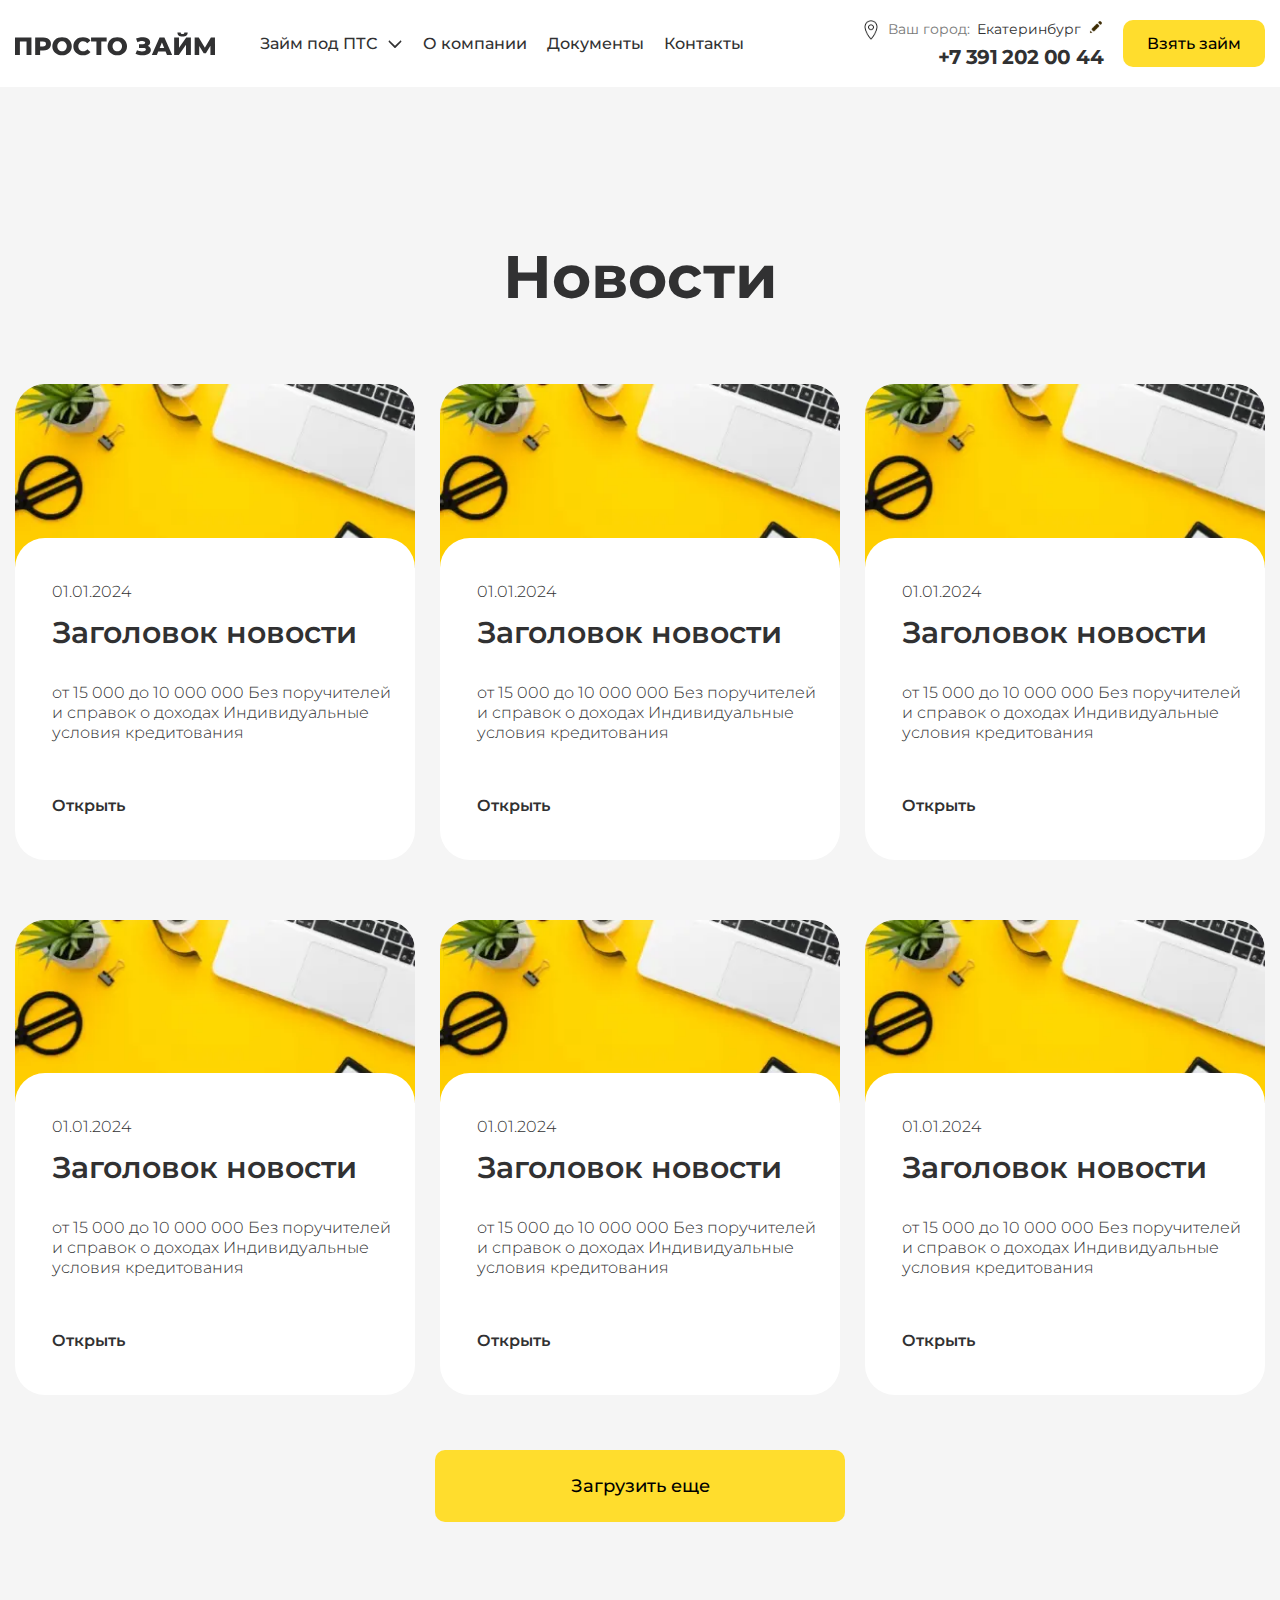
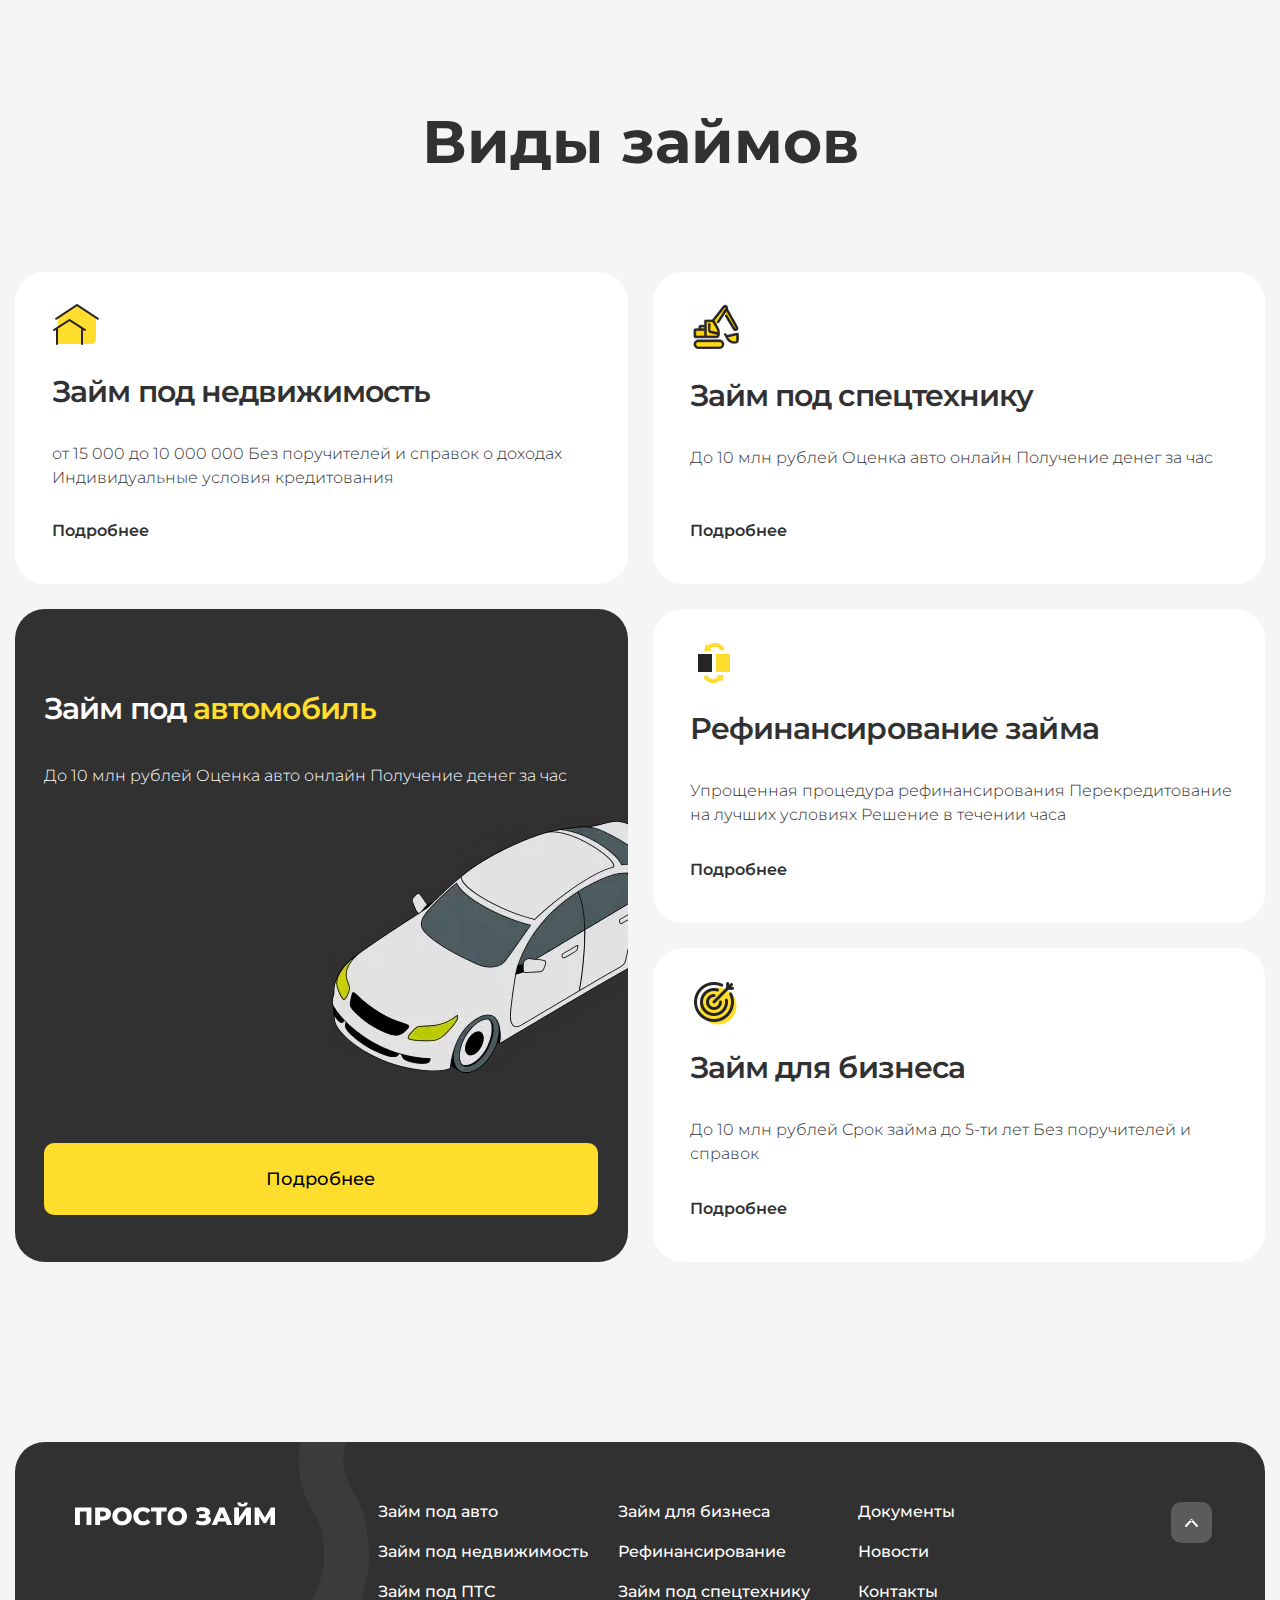
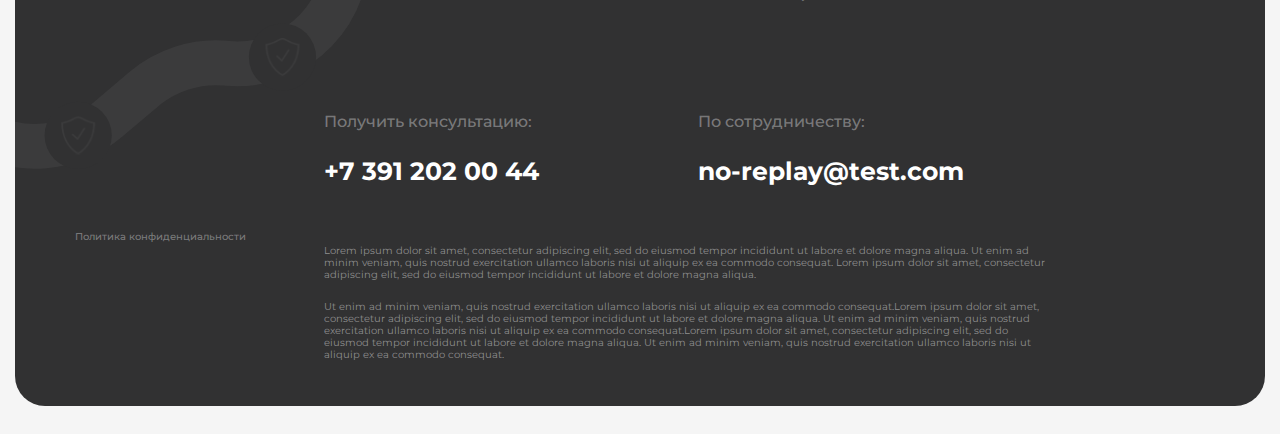
<file: news.html>
<!DOCTYPE html>
<html lang="ru">

<head>
	<title>Новости</title>
	<meta charset="UTF-8">
	<meta name="format-detection" content="telephone=no">
	<!-- <style>body{opacity: 0;}</style> -->
	<link rel="stylesheet" href="css/style.min.css?_v=20240204152425">
	<link rel="shortcut icon" href="favicon.ico">
	<!-- <meta name="robots" content="noindex, nofollow"> -->
	<meta name="viewport" content="width=device-width, initial-scale=1.0">
</head>

<body>
	<div class="wrapper">
		<header class="header">
			<div class="header__container">
				<div class="header__row">
					<a href="#" class="header__logo logo">
						<img src="img/logo.svg" alt="logo">
					</a>
					<div class="header__menu menu">
						<div class="menu__icon-wrap"><button type="button" class="menu__icon icon-menu"><span></span></button></div>
						<nav class="menu__body">
							<ul class="menu__list">
								<li class="menu__item menu-item-has-children">
									<a href="#" class="menu__link">Займ под ПТС</a>
									<ul class="sub-menu">
										<li class="menu__item">
											<a href="#" class="menu__link">Займ под авто</a>
										</li>
										<li class="menu__item">
											<a href="#" class="menu__link">Займ под спецтехнику</a>
										</li>
										<li class="menu__item">
											<a href="#" class="menu__link">Займ под недвижимость</a>
										</li>
										<li class="menu__item">
											<a href="#" class="menu__link">Рефинансирование займа (перезалог)</a>
										</li>
										<li class="menu__item">
											<a href="#" class="menu__link">Займ для бизнеса</a>
										</li>
									</ul>
								</li>
								<li class="menu__item">
									<a href="#" class="menu__link">О компании</a>
								</li>
								<li class="menu__item">
									<a href="#" class="menu__link">Документы</a>
								</li>
								<li class="menu__item">
									<a href="#" class="menu__link">Контакты</a>
								</li>
							</ul>
						</nav>
					</div>
					<div data-da=".menu__body, 991.98, 0" class="header__geo-block geo-block">
						<div class="geo-block__row">
							<div class="geo-block__left">
								<button data-popup="#region" class="geo-block__button">
									Ваш город: <span>Екатеринбург</span>
								</button>
								<a href="tel:+73912020044" class="geo-block__tel">
									+7 391 202 00 44
								</a>
							</div>
							<div class="geo-block__right">
								<button data-popup="#popup-form" class="geo-block__btn btn">Взять займ</button>
							</div>
						</div>
					</div>
				</div>
			</div>
		</header>
		<main class="page">
			<section class="page__news news">
				<div class="news__container">
					<h2 class="news__title title">
						Новости
					</h2>
					<div class="news__items">
						<a href="#" class="news__article">
							<div class="news__thumb-ibg">
								<picture><source srcset="img/news/image-01.webp" type="image/webp"><img src="img/news/image-01.jpeg" alt="thumb"></picture>
							</div>
							<div class="news__content">
								<div class="news__date">
									01.01.2024
								</div>
								<h4 class="news__subtitle">
									Заголовок новости
								</h4>
								<div class="news__text">
									от 15 000 до 10 000 000
									Без поручителей и справок о доходах
									Индивидуальные условия кредитования
								</div>
								<div class="news__link">
									Открыть
								</div>
							</div>
						</a>
						<a href="#" class="news__article">
							<div class="news__thumb-ibg">
								<picture><source srcset="img/news/image-01.webp" type="image/webp"><img src="img/news/image-01.jpeg" alt="thumb"></picture>
							</div>
							<div class="news__content">
								<div class="news__date">
									01.01.2024
								</div>
								<h4 class="news__subtitle">
									Заголовок новости
								</h4>
								<div class="news__text">
									от 15 000 до 10 000 000
									Без поручителей и справок о доходах
									Индивидуальные условия кредитования
								</div>
								<div class="news__link">
									Открыть
								</div>
							</div>
						</a>
						<a href="#" class="news__article">
							<div class="news__thumb-ibg">
								<picture><source srcset="img/news/image-01.webp" type="image/webp"><img src="img/news/image-01.jpeg" alt="thumb"></picture>
							</div>
							<div class="news__content">
								<div class="news__date">
									01.01.2024
								</div>
								<h4 class="news__subtitle">
									Заголовок новости
								</h4>
								<div class="news__text">
									от 15 000 до 10 000 000
									Без поручителей и справок о доходах
									Индивидуальные условия кредитования
								</div>
								<div class="news__link">
									Открыть
								</div>
							</div>
						</a>
						<a href="#" class="news__article">
							<div class="news__thumb-ibg">
								<picture><source srcset="img/news/image-01.webp" type="image/webp"><img src="img/news/image-01.jpeg" alt="thumb"></picture>
							</div>
							<div class="news__content">
								<div class="news__date">
									01.01.2024
								</div>
								<h4 class="news__subtitle">
									Заголовок новости
								</h4>
								<div class="news__text">
									от 15 000 до 10 000 000
									Без поручителей и справок о доходах
									Индивидуальные условия кредитования
								</div>
								<div class="news__link">
									Открыть
								</div>
							</div>
						</a>
						<a href="#" class="news__article">
							<div class="news__thumb-ibg">
								<picture><source srcset="img/news/image-01.webp" type="image/webp"><img src="img/news/image-01.jpeg" alt="thumb"></picture>
							</div>
							<div class="news__content">
								<div class="news__date">
									01.01.2024
								</div>
								<h4 class="news__subtitle">
									Заголовок новости
								</h4>
								<div class="news__text">
									от 15 000 до 10 000 000
									Без поручителей и справок о доходах
									Индивидуальные условия кредитования
								</div>
								<div class="news__link">
									Открыть
								</div>
							</div>
						</a>
						<a href="#" class="news__article">
							<div class="news__thumb-ibg">
								<picture><source srcset="img/news/image-01.webp" type="image/webp"><img src="img/news/image-01.jpeg" alt="thumb"></picture>
							</div>
							<div class="news__content">
								<div class="news__date">
									01.01.2024
								</div>
								<h4 class="news__subtitle">
									Заголовок новости
								</h4>
								<div class="news__text">
									от 15 000 до 10 000 000
									Без поручителей и справок о доходах
									Индивидуальные условия кредитования
								</div>
								<div class="news__link">
									Открыть
								</div>
							</div>
						</a>
					</div>
					<div class="news__btn-wrap">
						<button class="news__btn btn">
							Загрузить еще
						</button>
					</div>
				</div>
			</section>
			<section class="page__types types">
				<div class="types__container">
					<h2 class="types__title title">Виды займов</h2>
					<div class="types__grid">
						<div class="types__type type">
							<div class="type__icon">
								<img src="img/types/icon-01.svg" alt="icon">
							</div>
							<h3 class="type__title">Займ под недвижимость</h3>
							<div class="type__text">
								от 15 000 до 10 000 000
								Без поручителей и справок о доходах
								Индивидуальные условия кредитования
							</div>
							<a href="#" class="type__link">Подробнее</a>
						</div>
						<div class="types__type type">
							<div class="type__icon">
								<img src="img/types/icon-02.svg" alt="icon">
							</div>
							<h3 class="type__title">Займ под спецтехнику</h3>
							<div class="type__text">
								До 10 млн рублей
								Оценка авто онлайн
								Получение денег за час
							</div>
							<a href="#" class="type__link">Подробнее</a>
						</div>
						<div class="types__type type type_big">
							<h3 class="type__title">Займ под <span>автомобиль</span></h3>
							<div class="type__text">
								До 10 млн рублей
								Оценка авто онлайн
								Получение денег за час
							</div>
							<div class="type__image">
								<picture><source srcset="img/types/image-01.webp" type="image/webp"><img src="img/types/image-01.png" alt="image"></picture>
							</div>
							<a href="#" class="type__btn btn">Подробнее</a>
						</div>
						<div class="types__type type">
							<div class="type__icon">
								<img src="img/types/icon-03.svg" alt="icon">
							</div>
							<h3 class="type__title">Рефинансирование
								займа</h3>
							<div class="type__text">
								Упрощенная процедура рефинансирования
								Перекредитование на лучших условиях
								Решение в течении часа
							</div>
							<a href="#" class="type__link">Подробнее</a>
						</div>
						<div class="types__type type">
							<div class="type__icon">
								<img src="img/types/icon-04.svg" alt="icon">
							</div>
							<h3 class="type__title">Займ для
								бизнеса</h3>
							<div class="type__text">
								До 10 млн рублей
								Срок займа до 5-ти лет
								Без поручителей и справок
							</div>
							<a href="#" class="type__link">Подробнее</a>
						</div>
					</div>
				</div>
			</section>
		</main>
		<footer class="footer">
			<div class="footer__container">
				<div class="footer__body">
					<div class="footer__top top-footer">
						<div class="top-footer__row">
							<a href="#" class="top-footer__logo logo">
								<img src="img/logo-footer.svg" alt="logo">
							</a>
							<nav class="top-footer__menu menu-footer">
								<ul class="menu-footer__list">
									<li class="menu-footer__item">
										<a href="#" class="menu-footer__link">Займ под авто</a>
									</li>
									<li class="menu-footer__item">
										<a href="#" class="menu-footer__link">Займ для бизнеса</a>
									</li>
									<li class="menu-footer__item">
										<a href="#" class="menu-footer__link">Документы</a>
									</li>
									<li class="menu-footer__item">
										<a href="#" class="menu-footer__link">Займ под недвижимость</a>
									</li>
									<li class="menu-footer__item">
										<a href="#" class="menu-footer__link">Рефинансирование</a>
									</li>
									<li class="menu-footer__item">
										<a href="#" class="menu-footer__link">Новости</a>
									</li>
									<li class="menu-footer__item">
										<a href="#" class="menu-footer__link">Займ под ПТС</a>
									</li>
									<li class="menu-footer__item">
										<a href="#" class="menu-footer__link">Займ под спецтехнику</a>
									</li>
									<li class="menu-footer__item">
										<a href="#" class="menu-footer__link">Контакты</a>
									</li>
								</ul>
							</nav>
							<button class="top-footer__btn">
								<img src="img/icons/arr-f.svg" alt="icon">
							</button>
						</div>
					</div>
					<div class="footer__bottom bottom-footer">
						<div class="bottom-footer__row">
							<a href="#" class="bottom-footer__policy">
								Политика конфиденциальности
							</a>
							<div class="bottom-footer__right">
								<div class="bottom-footer__top-right">
									<a href="tel:+73912020044" class="bottom-footer__block">
										<div class="bottom-footer__subtitle">Получить консультацию:</div>
										<div class="bottom-footer__tel">+7 391 202 00 44</div>
									</a>
									<a href="email:no-replay@test.com" class="bottom-footer__block">
										<div class="bottom-footer__subtitle">По сотрудничеству:</div>
										<div class="bottom-footer__tel">no-replay@test.com</div>
									</a>
								</div>
								<div class="bottom-footer__text">
									<p>
										Lorem ipsum dolor sit amet, consectetur adipiscing elit, sed do eiusmod tempor incididunt ut labore et dolore magna
										aliqua. Ut enim ad minim veniam, quis nostrud exercitation ullamco laboris nisi ut aliquip ex ea commodo consequat.
										Lorem ipsum dolor sit amet, consectetur adipiscing elit, sed do eiusmod tempor incididunt ut labore et dolore magna
										aliqua.
									</p>

									<p>
										Ut enim ad minim veniam, quis nostrud exercitation ullamco laboris nisi ut aliquip ex ea commodo consequat.Lorem ipsum
										dolor sit amet, consectetur adipiscing elit, sed do eiusmod tempor incididunt ut labore et dolore magna aliqua. Ut enim
										ad minim veniam, quis nostrud exercitation ullamco laboris nisi ut aliquip ex ea commodo consequat.Lorem ipsum dolor sit
										amet, consectetur adipiscing elit, sed do eiusmod tempor incididunt ut labore et dolore magna aliqua. Ut enim ad minim
										veniam, quis nostrud exercitation ullamco laboris nisi ut aliquip ex ea commodo consequat.
									</p>
								</div>
							</div>
						</div>
					</div>
				</div>
			</div>
		</footer>
	</div>
	<!-- 
<div id="popup" aria-hidden="true" class="popup">
	<div class="popup__wrapper">
		<div class="popup__content">
			<button data-close type="button" class="popup__close">Закрыть</button>
			<div class="popup__text">
			</div>
		</div>
	</div>
</div>
 -->

	<script src="js/app.min.js?_v=20240204152425"></script>
</body>

</html>
</file>
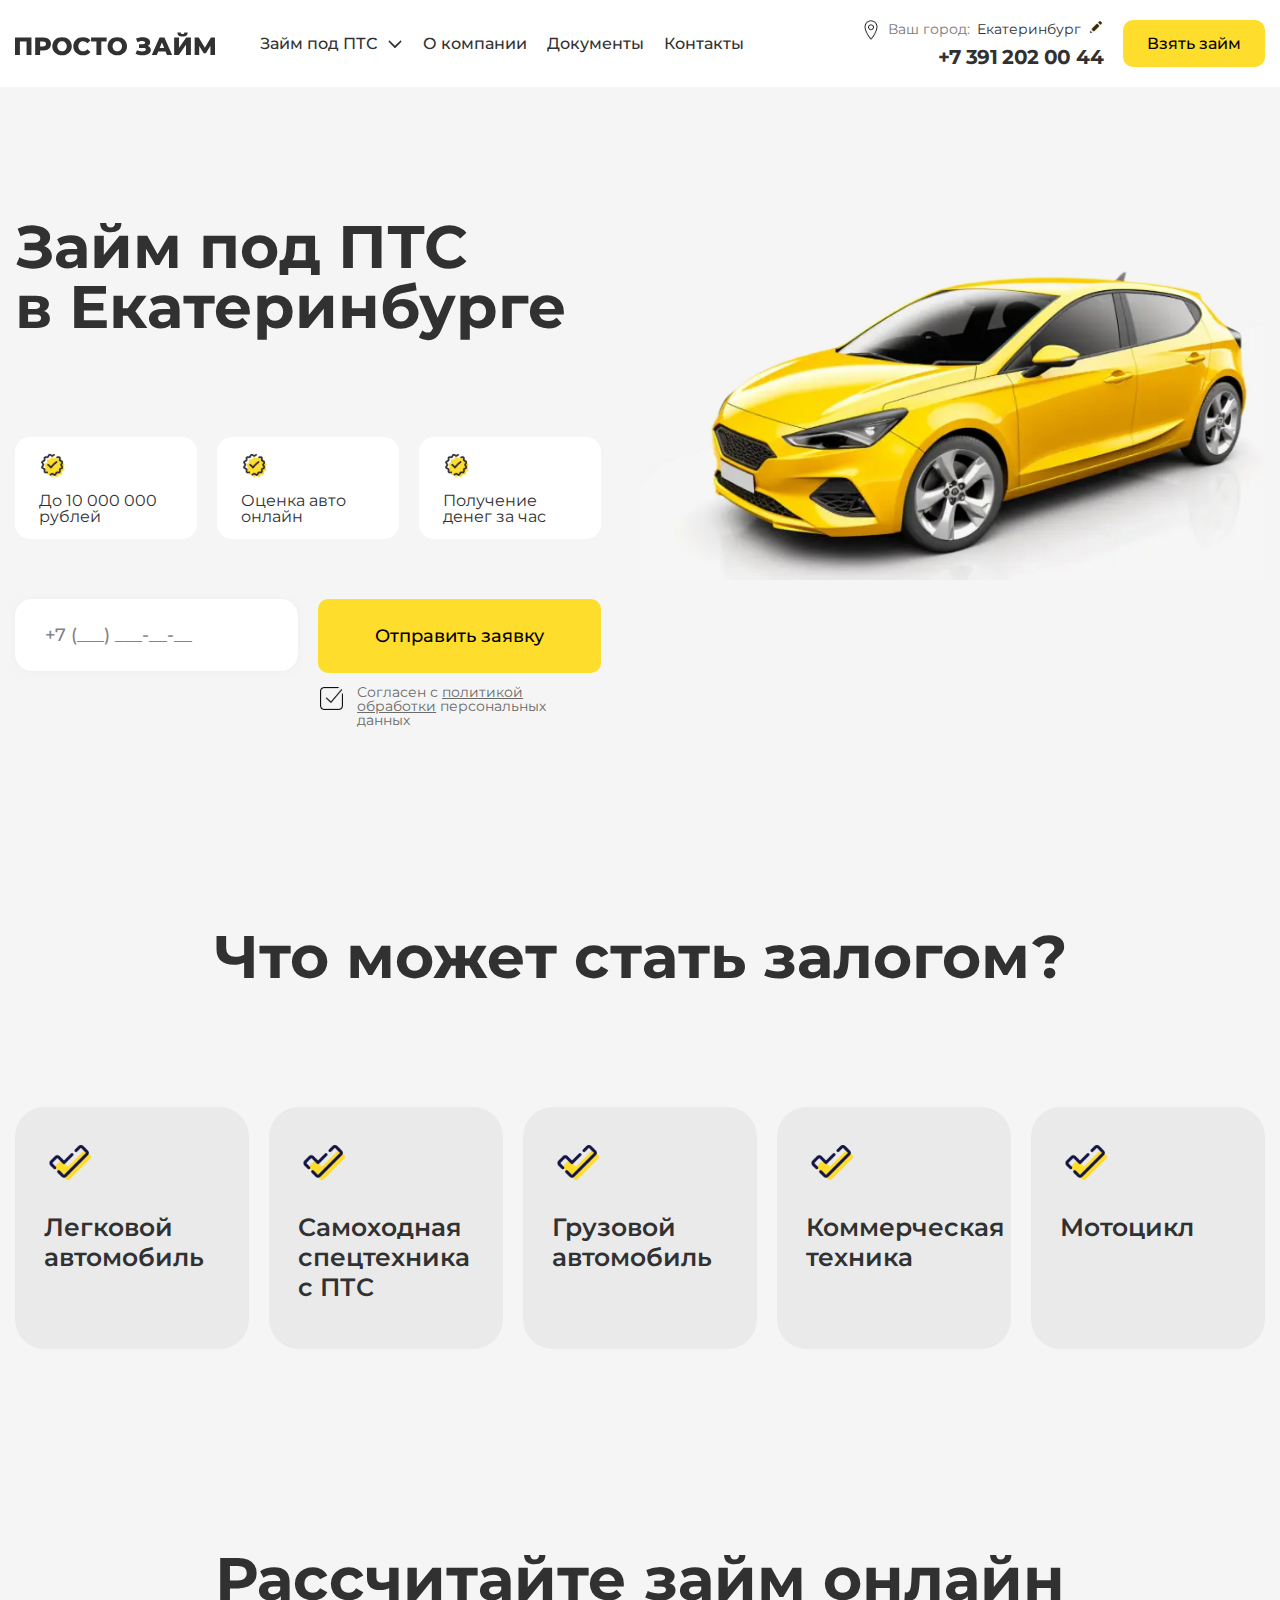
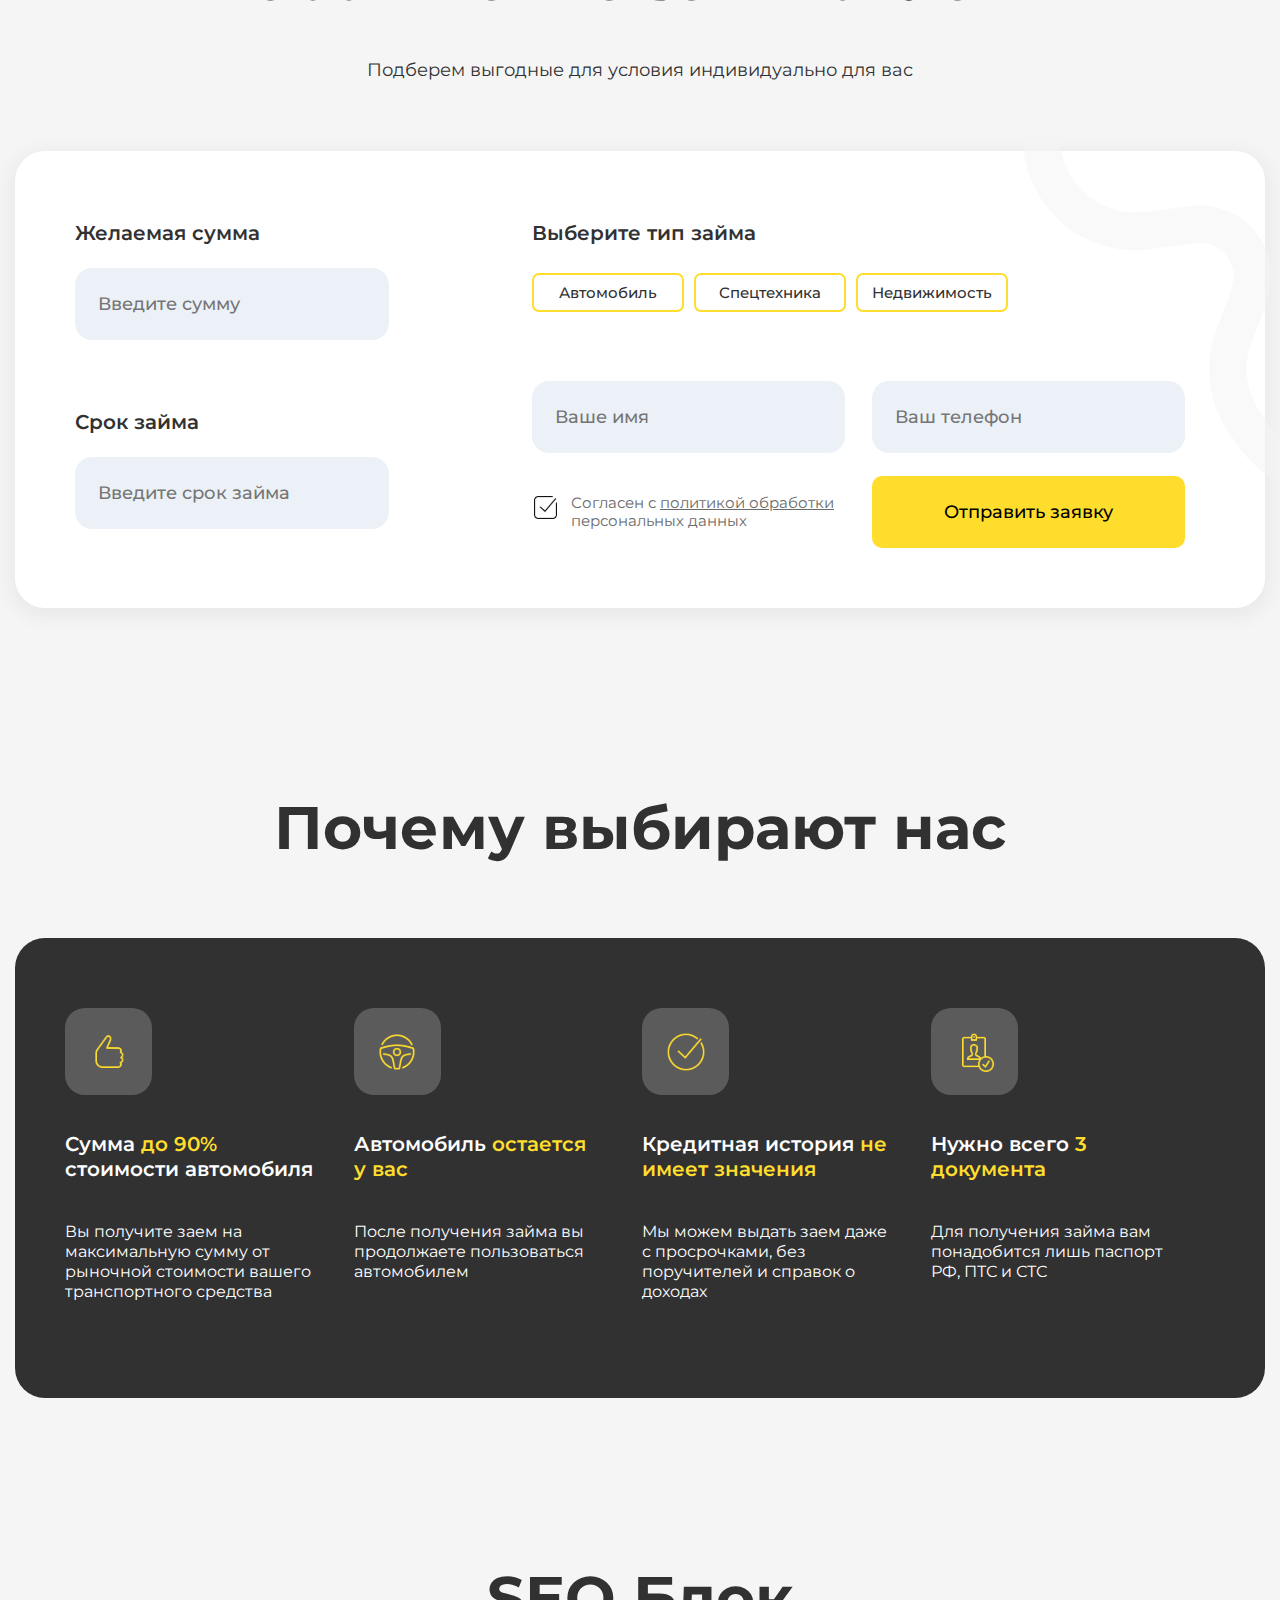
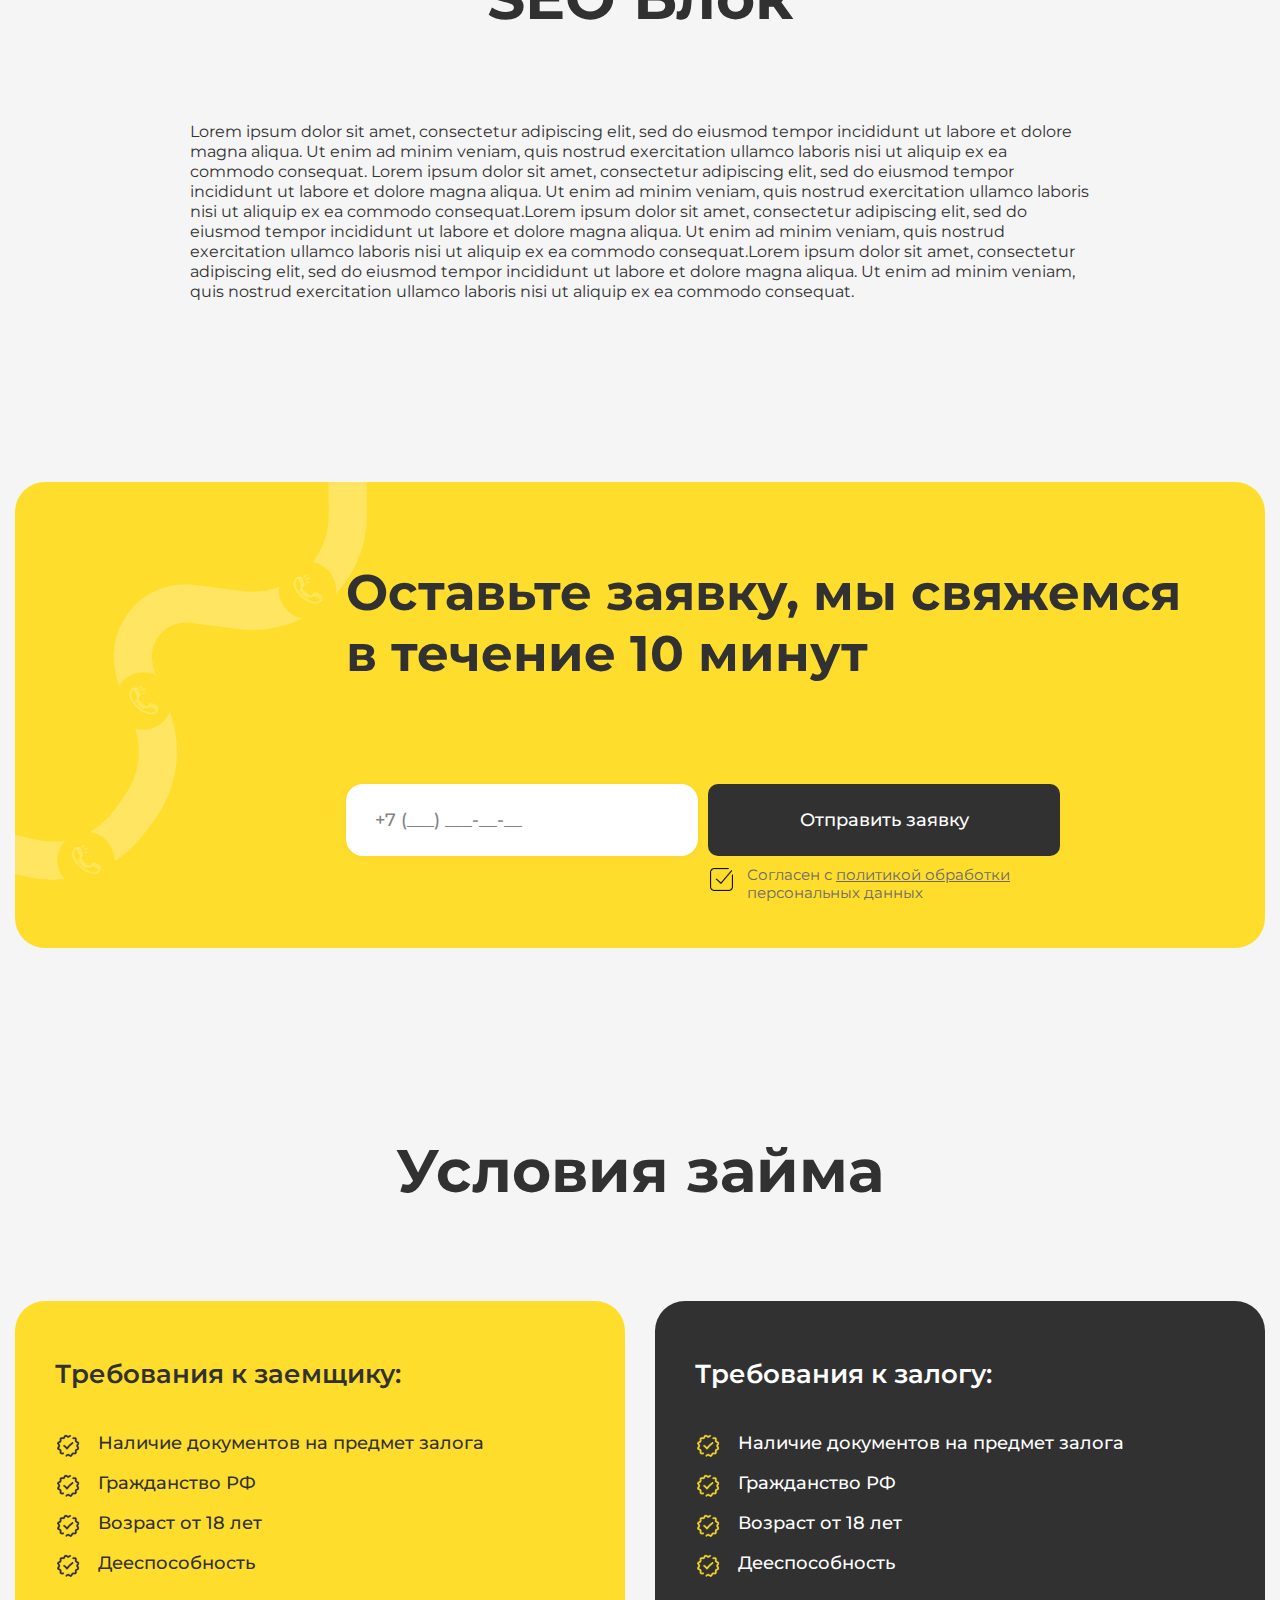
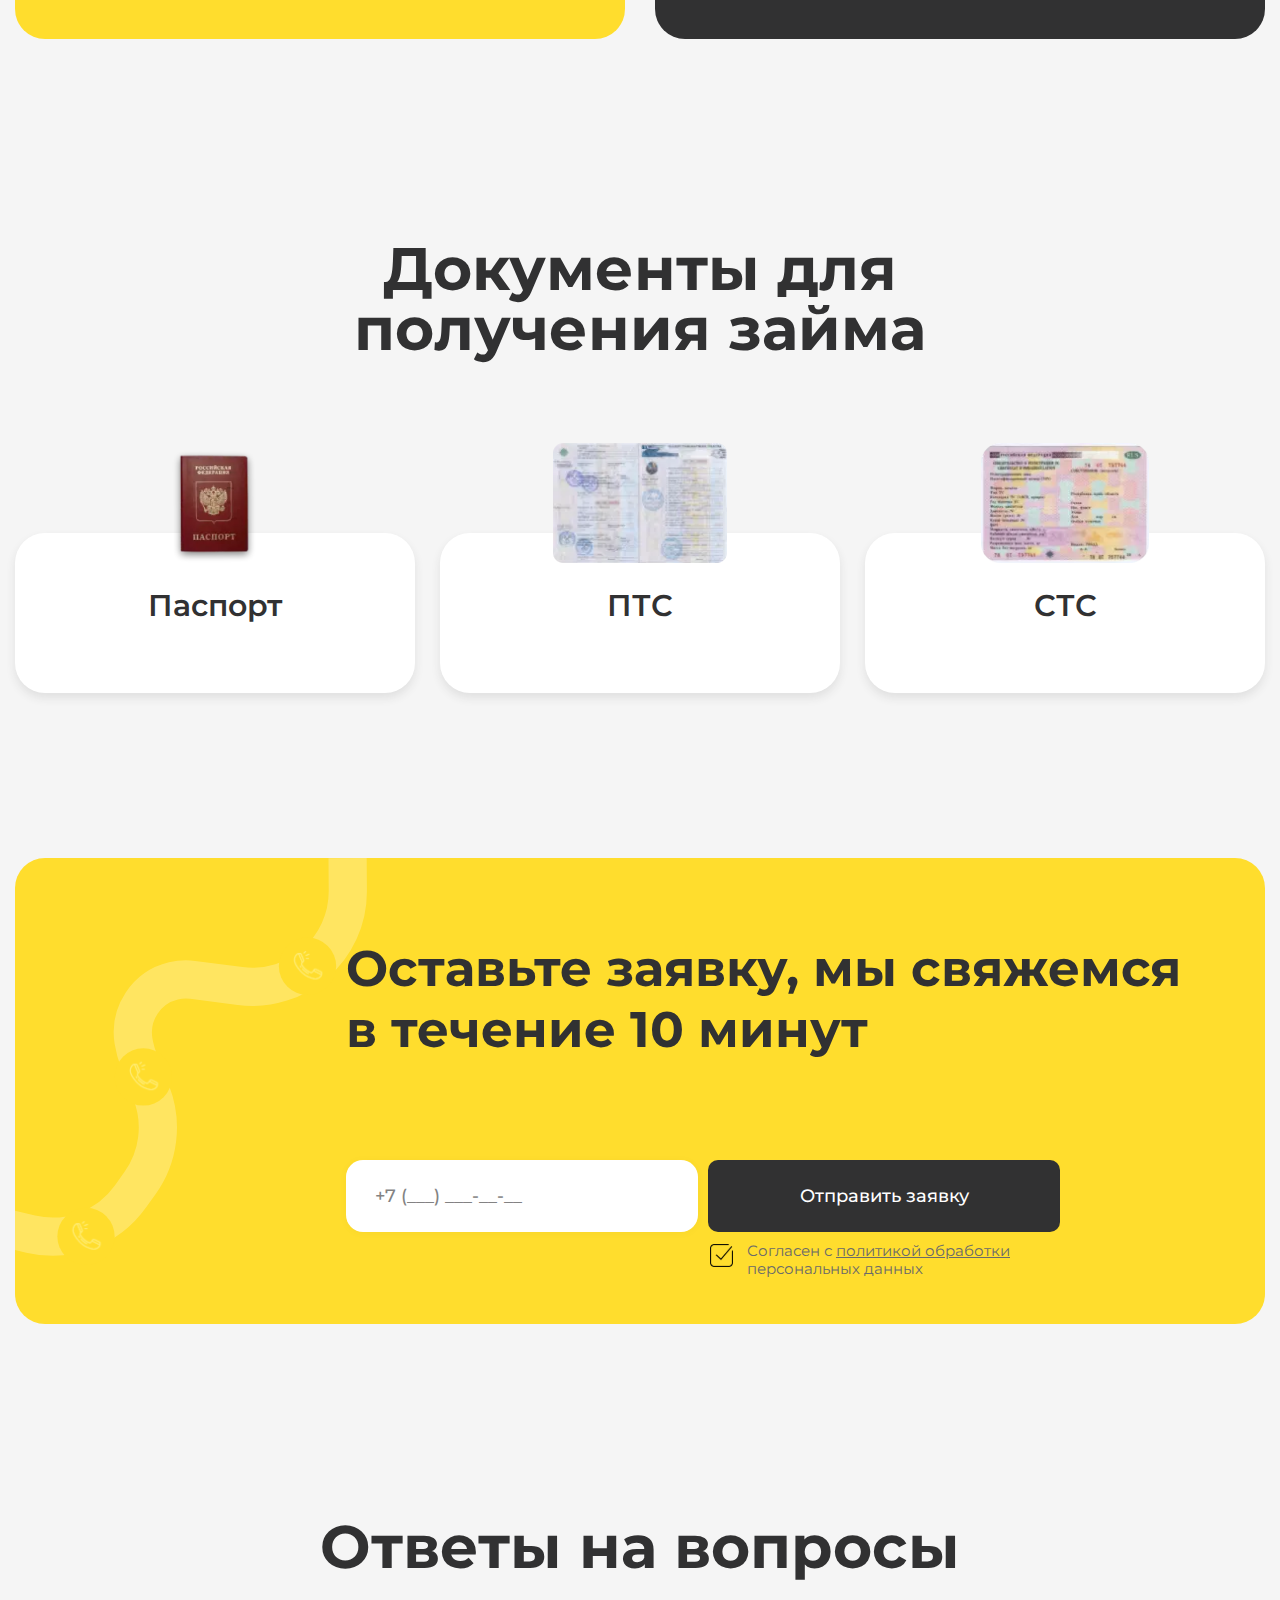
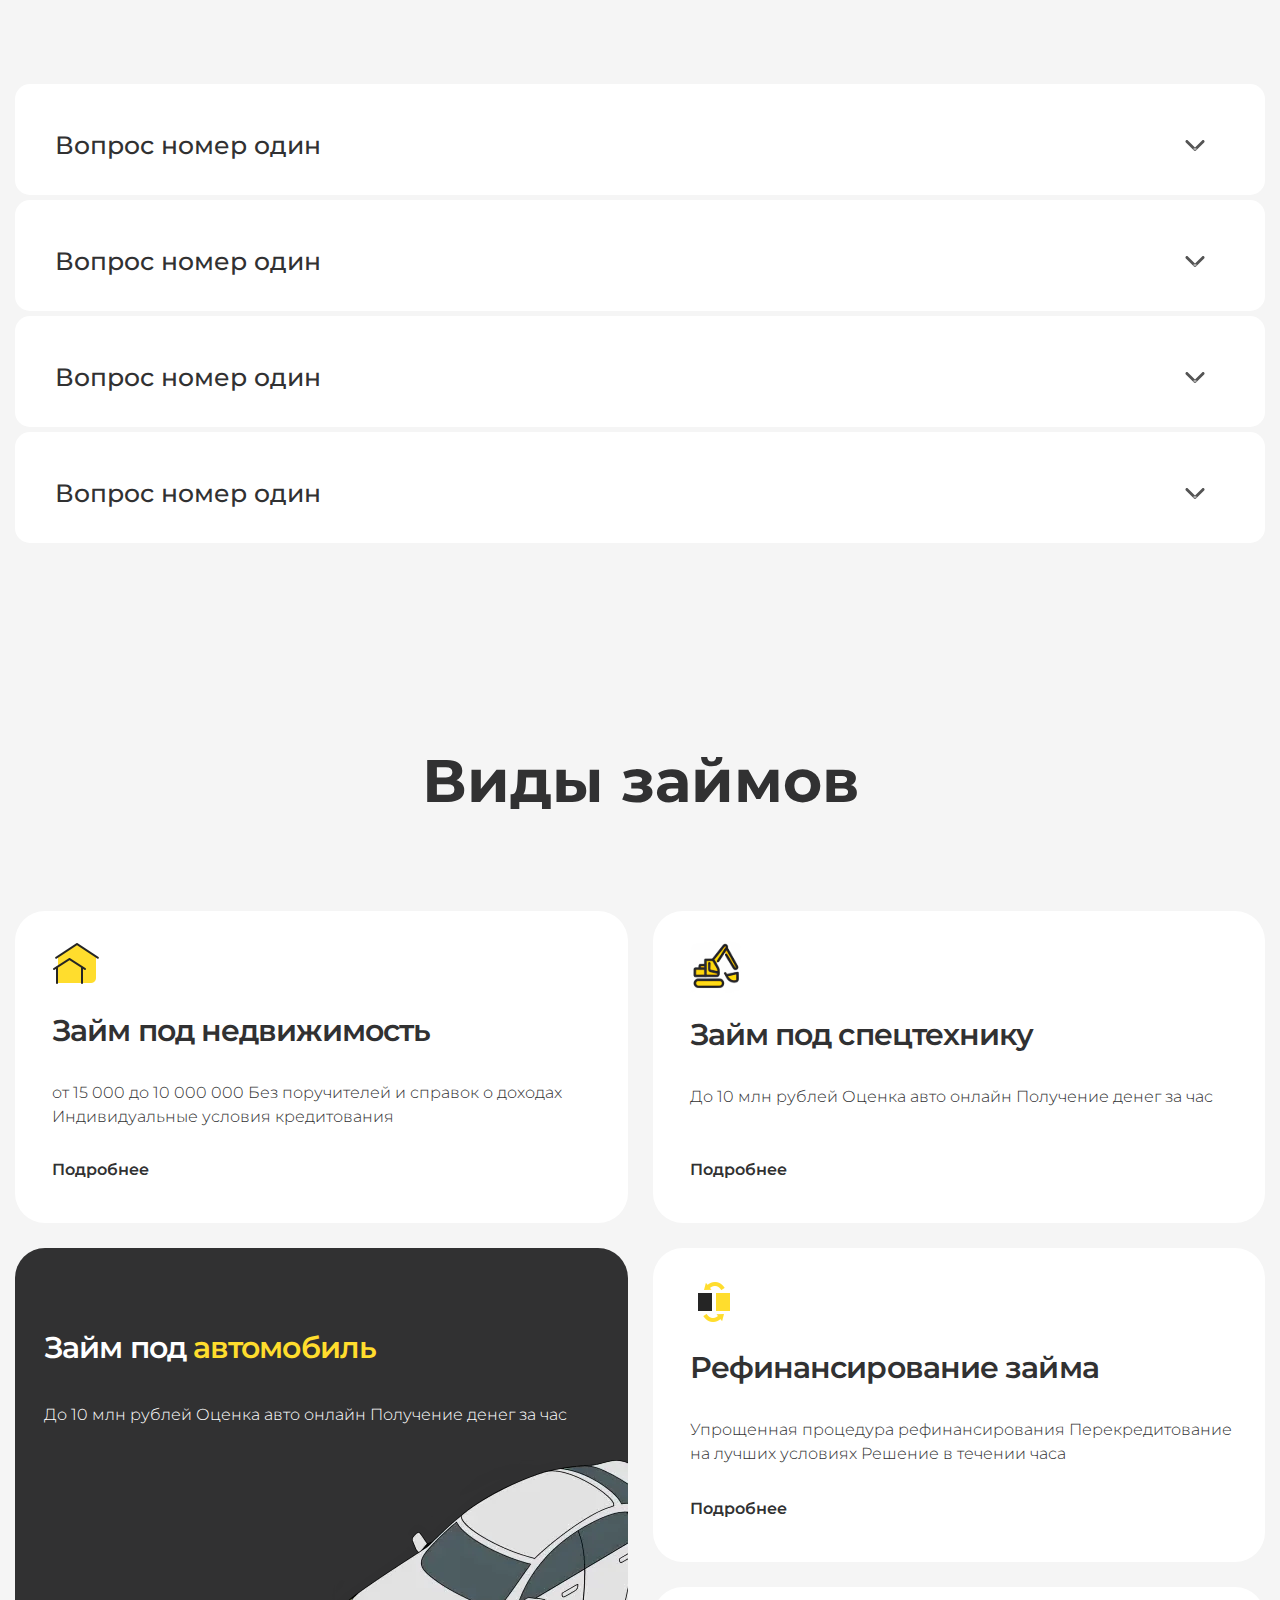
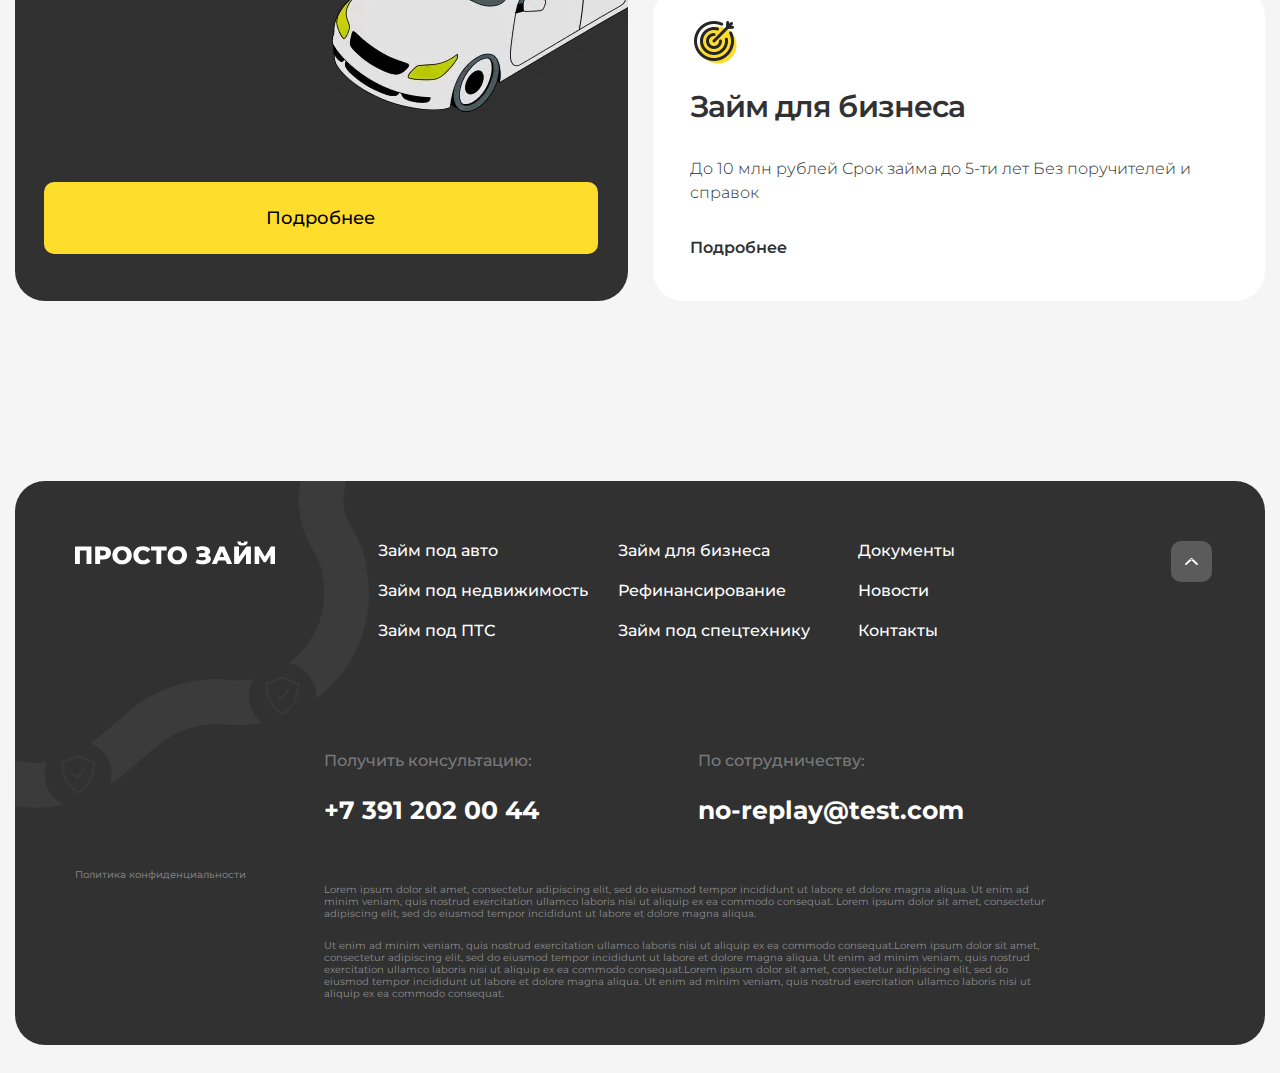
<file: service.html>
<!DOCTYPE html>
<html lang="ru">

<head>
	<title>Услуга</title>
	<meta charset="UTF-8">
	<meta name="format-detection" content="telephone=no">
	<!-- <style>body{opacity: 0;}</style> -->
	<link rel="stylesheet" href="css/style.min.css?_v=20240204152425">
	<link rel="shortcut icon" href="favicon.ico">
	<!-- <meta name="robots" content="noindex, nofollow"> -->
	<meta name="viewport" content="width=device-width, initial-scale=1.0">
</head>

<body>
	<div class="wrapper">
		<header class="header">
			<div class="header__container">
				<div class="header__row">
					<a href="#" class="header__logo logo">
						<img src="img/logo.svg" alt="logo">
					</a>
					<div class="header__menu menu">
						<div class="menu__icon-wrap"><button type="button" class="menu__icon icon-menu"><span></span></button></div>
						<nav class="menu__body">
							<ul class="menu__list">
								<li class="menu__item menu-item-has-children">
									<a href="#" class="menu__link">Займ под ПТС</a>
									<ul class="sub-menu">
										<li class="menu__item">
											<a href="#" class="menu__link">Займ под авто</a>
										</li>
										<li class="menu__item">
											<a href="#" class="menu__link">Займ под спецтехнику</a>
										</li>
										<li class="menu__item">
											<a href="#" class="menu__link">Займ под недвижимость</a>
										</li>
										<li class="menu__item">
											<a href="#" class="menu__link">Рефинансирование займа (перезалог)</a>
										</li>
										<li class="menu__item">
											<a href="#" class="menu__link">Займ для бизнеса</a>
										</li>
									</ul>
								</li>
								<li class="menu__item">
									<a href="#" class="menu__link">О компании</a>
								</li>
								<li class="menu__item">
									<a href="#" class="menu__link">Документы</a>
								</li>
								<li class="menu__item">
									<a href="#" class="menu__link">Контакты</a>
								</li>
							</ul>
						</nav>
					</div>
					<div data-da=".menu__body, 991.98, 0" class="header__geo-block geo-block">
						<div class="geo-block__row">
							<div class="geo-block__left">
								<button data-popup="#region" class="geo-block__button">
									Ваш город: <span>Екатеринбург</span>
								</button>
								<a href="tel:+73912020044" class="geo-block__tel">
									+7 391 202 00 44
								</a>
							</div>
							<div class="geo-block__right">
								<button data-popup="#popup-form" class="geo-block__btn btn">Взять займ</button>
							</div>
						</div>
					</div>
				</div>
			</div>
		</header>
		<main class="page">
			<section class="page__main-section main-section main-section_service">
				<div class="main-section__body">
					<div class="main-section__row">
						<div class="main-section__content">
							<h1 class="main-section__title title"><span>Займ под ПТС</span>
								в Екатеринбурге</h1>
							<div class="main-section__advantages">
								<div class="main-section__item">
									<div class="main-section__icon">
										<img src="img/icons/check-adv.svg" alt="icon">
									</div>
									<div class="main-section__item-text">
										До 10 000 000 рублей
									</div>

								</div>
								<div class="main-section__item">
									<div class="main-section__icon">
										<img src="img/icons/check-adv.svg" alt="icon">
									</div>
									<div class="main-section__item-text">
										Оценка авто онлайн
									</div>

								</div>
								<div class="main-section__item">
									<div class="main-section__icon">
										<img src="img/icons/check-adv.svg" alt="icon">
									</div>
									<div class="main-section__item-text">
										Получение денег за час
									</div>

								</div>
							</div>
							<form action="#" class="main-section__form main-form">
								<div class="main-form__input">
									<input placeholder="+7 (___) ___-__-__" class="input input_tel" type="text">
								</div>
								<button class="main-form__btn btn">Отправить заявку</button>
								<div class="main-form__privacy">
									<p>Согласен с <a href="#">политикой обработки</a> персональных данных</p>
								</div>
							</form>
						</div>
						<div class="main-section__image">
							<picture><source srcset="img/main-section/image-01.webp" type="image/webp"><img src="img/main-section/image-01.png" alt="image"></picture>
						</div>
					</div>
				</div>
			</section>
			<section class="page__what what">
				<div class="what__container">
					<h2 class="what__title title">
						Что может стать залогом?
					</h2>
					<div class="what__grid">
						<div class="what__item">
							<div class="what__icon">
								<img src="img/icons/what-check.svg" alt="icon">
							</div>
							<h4 class="what__subtitle">Легковой автомобиль</h4>
						</div>
						<div class="what__item">
							<div class="what__icon">
								<img src="img/icons/what-check.svg" alt="icon">
							</div>
							<h4 class="what__subtitle">Самоходная спецтехника
								с ПТС</h4>
						</div>
						<div class="what__item">
							<div class="what__icon">
								<img src="img/icons/what-check.svg" alt="icon">
							</div>
							<h4 class="what__subtitle">Грузовой автомобиль</h4>
						</div>
						<div class="what__item">
							<div class="what__icon">
								<img src="img/icons/what-check.svg" alt="icon">
							</div>
							<h4 class="what__subtitle">Коммерческая техника</h4>
						</div>
						<div class="what__item">
							<div class="what__icon">
								<img src="img/icons/what-check.svg" alt="icon">
							</div>
							<h4 class="what__subtitle">Мотоцикл</h4>
						</div>
					</div>
				</div>
			</section>
			<section class="page__calculate calculate-section">
				<div class="calculate-section__container">
					<h2 class="calculate-section__title title">Рассчитайте займ онлайн</h2>
					<div class="calculate-section__text text">Подберем выгодные для условия индивидуально для вас</div>
					<form action="#" class="calculate-section__form form-calculate">
						<div class="form-calculate__body">
							<div class="form-calculate__row">
								<div class="form-calculate__left">
									<div class="form-calculate__block">
										<h4 class="form-calculate__title">Желаемая сумма</h4>
										<div class="form-calculate__input">
											<input placeholder="Введите сумму" type="text">
										</div>
									</div>
									<div class="form-calculate__block">
										<h4 class="form-calculate__title">Срок займа</h4>
										<div class="form-calculate__input">
											<input placeholder="Введите срок займа" type="text">
										</div>
									</div>
								</div>
								<div class="form-calculate__right">
									<div class="form-calculate__checkboxes">
										<h4 class="form-calculate__title">Выберите тип займа</h4>
										<div class="form-calculate__row-chks">
											<div class="checkbox">
												<input id="c_1" data-error="Ошибка" class="checkbox__input" type="checkbox" value="1" name="form[]">
												<label for="c_1" class="checkbox__label"><span class="checkbox__text">Автомобиль</span></label>
											</div>
											<div class="checkbox">
												<input id="c_2" data-error="Ошибка" class="checkbox__input" type="checkbox" value="2" name="form[]">
												<label for="c_2" class="checkbox__label"><span class="checkbox__text">Спецтехника</span></label>
											</div>
											<div class="checkbox">
												<input id="c_3" data-error="Ошибка" class="checkbox__input" type="checkbox" value="3" name="form[]">
												<label for="c_3" class="checkbox__label"><span class="checkbox__text">Недвижимость</span></label>
											</div>
										</div>

									</div>
									<div class="form-calculate__grid">
										<div class="form-calculate__input">
											<input placeholder="Ваше имя" type="text">
										</div>
										<div class="form-calculate__input">
											<input placeholder="Ваш телефон" class="input input_tel" type="text">
										</div>
										<div class="form-calculate__privacy">
											<p>Согласен с <a href="#">политикой обработки</a> персональных данных</p>
										</div>
										<button class="form-calculate__btn btn">Отправить заявку</button>
									</div>
								</div>
							</div>
						</div>
					</form>
				</div>
			</section>
			<section class="page__why why">
				<div class="why__container">
					<h2 class="why__title title">Почему выбирают нас</h2>
					<div class="why__block">
						<div class="why__body">
							<div class="why__row">
								<div class="why__item">
									<div class="why__icon">
										<img src="img/why/icon-01.svg" alt="icon">
									</div>
									<h4 class="why__subtitle">Сумма <span>до 90%</span> стоимости автомобиля</h4>
									<div class="why__text">
										Вы получите заем на максимальную сумму от рыночной стоимости вашего транспортного
										средства
									</div>
								</div>
								<div class="why__item">
									<div class="why__icon">
										<img src="img/why/icon-02.svg" alt="icon">
									</div>
									<h4 class="why__subtitle">Автомобиль
										<span>остается у вас</span>
									</h4>
									<div class="why__text">
										После получения займа вы продолжаете пользоваться автомобилем
									</div>
								</div>
								<div class="why__item">
									<div class="why__icon">
										<img src="img/why/icon-03.svg" alt="icon">
									</div>
									<h4 class="why__subtitle">Кредитная история
										<span>не имеет значения</span>
									</h4>
									<div class="why__text">
										Мы можем выдать заем даже с просрочками, без поручителей и справок о доходах
									</div>
								</div>
								<div class="why__item">
									<div class="why__icon">
										<img src="img/why/icon-04.svg" alt="icon">
									</div>
									<h4 class="why__subtitle">Нужно всего
										<span>3 документа</span>
									</h4>
									<div class="why__text">
										Для получения займа вам понадобится лишь паспорт РФ, ПТС и СТС
									</div>
								</div>

							</div>
						</div>
					</div>
				</div>
			</section>
			<section class="page__seo seo">
				<div class="seo__container">
					<div class="seo__body">
						<h2 class="seo__title title">SEO Блок</h2>
						<div class="seo__text">
							Lorem ipsum dolor sit amet, consectetur adipiscing elit, sed do eiusmod tempor incididunt ut labore
							et dolore magna
							aliqua. Ut enim ad minim veniam, quis nostrud exercitation ullamco laboris nisi ut aliquip ex ea
							commodo consequat.
							Lorem ipsum dolor sit amet, consectetur adipiscing elit, sed do eiusmod tempor incididunt ut labore
							et dolore magna
							aliqua. Ut enim ad minim veniam, quis nostrud exercitation ullamco laboris nisi ut aliquip ex ea
							commodo consequat.Lorem
							ipsum dolor sit amet, consectetur adipiscing elit, sed do eiusmod tempor incididunt ut labore et
							dolore magna aliqua. Ut
							enim ad minim veniam, quis nostrud exercitation ullamco laboris nisi ut aliquip ex ea commodo
							consequat.Lorem ipsum
							dolor sit amet, consectetur adipiscing elit, sed do eiusmod tempor incididunt ut labore et dolore
							magna aliqua. Ut enim
							ad minim veniam, quis nostrud exercitation ullamco laboris nisi ut aliquip ex ea commodo consequat.
						</div>
					</div>
				</div>
			</section>
			<section class="page__lead lead">
				<div class="lead__container">
					<div class="lead__body">
						<div class="lead__content">
							<h2 class="lead__title title">
								Оставьте заявку, мы свяжемся в течение 10 минут
							</h2>
							<div class="lead__grid">
								<div class="lead__input">
									<input type="text" placeholder="+7 (___) ___-__-__" class="input input_tel">
								</div>
								<button class="lead__btn btn">Отправить заявку</button>
								<div class="lead__privacy">
									<p>Согласен с <a href="#">политикой обработки</a> персональных данных</p>
								</div>
							</div>
						</div>
					</div>
				</div>
			</section>
			<section class="page__conditions conditions">
				<div class="conditions__container">
					<h2 class="conditions__title title">Условия займа</h2>
					<div class="conditions__row">
						<div class="conditions__item">
							<h3 class="conditions__subtitle">Требования к заемщику:</h3>
							<ul class="conditions__list">
								<li class="conditions__list-item">
									Наличие документов на предмет залога
								</li>
								<li class="conditions__list-item">
									Гражданство РФ
								</li>
								<li class="conditions__list-item">
									Возраст от 18 лет
								</li>
								<li class="conditions__list-item">
									Дееспособность
								</li>
							</ul>
						</div>
						<div class="conditions__item">
							<h3 class="conditions__subtitle">Требования к залогу:</h3>
							<ul class="conditions__list">
								<li class="conditions__list-item">
									Наличие документов на предмет залога
								</li>
								<li class="conditions__list-item">
									Гражданство РФ
								</li>
								<li class="conditions__list-item">
									Возраст от 18 лет
								</li>
								<li class="conditions__list-item">
									Дееспособность
								</li>
							</ul>
						</div>
					</div>
				</div>
			</section>
			<section class="page__documents documents">
				<div class="documents__container">
					<h2 class="documents__title title">
						Документы для получения займа
					</h2>
					<div class="documents__items">
						<div class="documents__document document">
							<div class="document__image">
								<picture><source srcset="img/documents/image-01.webp" type="image/webp"><img src="img/documents/image-01.png" alt="document"></picture>
							</div>
							<h3 class="document__title">Паспорт</h3>
						</div>
						<div class="documents__document document">
							<div class="document__image">
								<picture><source srcset="img/documents/image-02.webp" type="image/webp"><img src="img/documents/image-02.png" alt="document"></picture>
							</div>
							<h3 class="document__title">ПТС</h3>
						</div>
						<div class="documents__document document">
							<div class="document__image">
								<picture><source srcset="img/documents/image-03.webp" type="image/webp"><img src="img/documents/image-03.png" alt="document"></picture>
							</div>
							<h3 class="document__title">СТС</h3>
						</div>
					</div>
				</div>
			</section>
			<section class="page__lead lead">
				<div class="lead__container">
					<div class="lead__body">
						<div class="lead__content">
							<h2 class="lead__title title">
								Оставьте заявку, мы свяжемся в течение 10 минут
							</h2>
							<div class="lead__grid">
								<div class="lead__input">
									<input type="text" placeholder="+7 (___) ___-__-__" class="input input_tel">
								</div>
								<button class="lead__btn btn">Отправить заявку</button>
								<div class="lead__privacy">
									<p>Согласен с <a href="#">политикой обработки</a> персональных данных</p>
								</div>
							</div>
						</div>
					</div>
				</div>
			</section>
			<section class="page__question question">
				<div class="question__container">
					<h2 class="question__title title">Ответы на вопросы</h2>
					<div data-spollers class="spollers">
						<div class="spollers__item">
							<button type="button" data-spoller class="spollers__title">Вопрос номер один</button>
							<div class="spollers__body">
								Lorem ipsum dolor sit amet, consectetur adipiscing elit, sed do eiusmod tempor incididunt ut
								labore et dolore magna
								aliqua. Ut enim ad minim veniam, quis nostrud exercitation ullamco laboris nisi ut aliquip ex
								ea commodo consequat.
							</div>
						</div>
						<div class="spollers__item">
							<button type="button" data-spoller class="spollers__title">Вопрос номер один</button>
							<div class="spollers__body">
								Lorem ipsum dolor sit amet, consectetur adipiscing elit, sed do eiusmod tempor incididunt ut
								labore et dolore
								magna
								aliqua. Ut enim ad minim veniam, quis nostrud exercitation ullamco laboris nisi ut aliquip ex
								ea commodo
								consequat.
							</div>
						</div>
						<div class="spollers__item">
							<button type="button" data-spoller class="spollers__title">Вопрос номер один</button>
							<div class="spollers__body">
								Lorem ipsum dolor sit amet, consectetur adipiscing elit, sed do eiusmod tempor incididunt ut
								labore et dolore
								magna
								aliqua. Ut enim ad minim veniam, quis nostrud exercitation ullamco laboris nisi ut aliquip ex
								ea commodo
								consequat.
							</div>
						</div>
						<div class="spollers__item">
							<button type="button" data-spoller class="spollers__title">Вопрос номер один</button>
							<div class="spollers__body">
								Lorem ipsum dolor sit amet, consectetur adipiscing elit, sed do eiusmod tempor incididunt ut
								labore et dolore
								magna
								aliqua. Ut enim ad minim veniam, quis nostrud exercitation ullamco laboris nisi ut aliquip ex
								ea commodo
								consequat.
							</div>
						</div>
					</div>
				</div>
			</section>
			<section class="page__types types">
				<div class="types__container">
					<h2 class="types__title title">Виды займов</h2>
					<div class="types__grid">
						<div class="types__type type">
							<div class="type__icon">
								<img src="img/types/icon-01.svg" alt="icon">
							</div>
							<h3 class="type__title">Займ под недвижимость</h3>
							<div class="type__text">
								от 15 000 до 10 000 000
								Без поручителей и справок о доходах
								Индивидуальные условия кредитования
							</div>
							<a href="#" class="type__link">Подробнее</a>
						</div>
						<div class="types__type type">
							<div class="type__icon">
								<img src="img/types/icon-02.svg" alt="icon">
							</div>
							<h3 class="type__title">Займ под спецтехнику</h3>
							<div class="type__text">
								До 10 млн рублей
								Оценка авто онлайн
								Получение денег за час
							</div>
							<a href="#" class="type__link">Подробнее</a>
						</div>
						<div class="types__type type type_big">
							<h3 class="type__title">Займ под <span>автомобиль</span></h3>
							<div class="type__text">
								До 10 млн рублей
								Оценка авто онлайн
								Получение денег за час
							</div>
							<div class="type__image">
								<picture><source srcset="img/types/image-01.webp" type="image/webp"><img src="img/types/image-01.png" alt="image"></picture>
							</div>
							<a href="#" class="type__btn btn">Подробнее</a>
						</div>
						<div class="types__type type">
							<div class="type__icon">
								<img src="img/types/icon-03.svg" alt="icon">
							</div>
							<h3 class="type__title">Рефинансирование
								займа</h3>
							<div class="type__text">
								Упрощенная процедура рефинансирования
								Перекредитование на лучших условиях
								Решение в течении часа
							</div>
							<a href="#" class="type__link">Подробнее</a>
						</div>
						<div class="types__type type">
							<div class="type__icon">
								<img src="img/types/icon-04.svg" alt="icon">
							</div>
							<h3 class="type__title">Займ для
								бизнеса</h3>
							<div class="type__text">
								До 10 млн рублей
								Срок займа до 5-ти лет
								Без поручителей и справок
							</div>
							<a href="#" class="type__link">Подробнее</a>
						</div>
					</div>
				</div>
			</section>
		</main>
		<footer class="footer">
			<div class="footer__container">
				<div class="footer__body">
					<div class="footer__top top-footer">
						<div class="top-footer__row">
							<a href="#" class="top-footer__logo logo">
								<img src="img/logo-footer.svg" alt="logo">
							</a>
							<nav class="top-footer__menu menu-footer">
								<ul class="menu-footer__list">
									<li class="menu-footer__item">
										<a href="#" class="menu-footer__link">Займ под авто</a>
									</li>
									<li class="menu-footer__item">
										<a href="#" class="menu-footer__link">Займ для бизнеса</a>
									</li>
									<li class="menu-footer__item">
										<a href="#" class="menu-footer__link">Документы</a>
									</li>
									<li class="menu-footer__item">
										<a href="#" class="menu-footer__link">Займ под недвижимость</a>
									</li>
									<li class="menu-footer__item">
										<a href="#" class="menu-footer__link">Рефинансирование</a>
									</li>
									<li class="menu-footer__item">
										<a href="#" class="menu-footer__link">Новости</a>
									</li>
									<li class="menu-footer__item">
										<a href="#" class="menu-footer__link">Займ под ПТС</a>
									</li>
									<li class="menu-footer__item">
										<a href="#" class="menu-footer__link">Займ под спецтехнику</a>
									</li>
									<li class="menu-footer__item">
										<a href="#" class="menu-footer__link">Контакты</a>
									</li>
								</ul>
							</nav>
							<button class="top-footer__btn">
								<img src="img/icons/arr-f.svg" alt="icon">
							</button>
						</div>
					</div>
					<div class="footer__bottom bottom-footer">
						<div class="bottom-footer__row">
							<a href="#" class="bottom-footer__policy">
								Политика конфиденциальности
							</a>
							<div class="bottom-footer__right">
								<div class="bottom-footer__top-right">
									<a href="tel:+73912020044" class="bottom-footer__block">
										<div class="bottom-footer__subtitle">Получить консультацию:</div>
										<div class="bottom-footer__tel">+7 391 202 00 44</div>
									</a>
									<a href="email:no-replay@test.com" class="bottom-footer__block">
										<div class="bottom-footer__subtitle">По сотрудничеству:</div>
										<div class="bottom-footer__tel">no-replay@test.com</div>
									</a>
								</div>
								<div class="bottom-footer__text">
									<p>
										Lorem ipsum dolor sit amet, consectetur adipiscing elit, sed do eiusmod tempor incididunt ut labore et dolore magna
										aliqua. Ut enim ad minim veniam, quis nostrud exercitation ullamco laboris nisi ut aliquip ex ea commodo consequat.
										Lorem ipsum dolor sit amet, consectetur adipiscing elit, sed do eiusmod tempor incididunt ut labore et dolore magna
										aliqua.
									</p>

									<p>
										Ut enim ad minim veniam, quis nostrud exercitation ullamco laboris nisi ut aliquip ex ea commodo consequat.Lorem ipsum
										dolor sit amet, consectetur adipiscing elit, sed do eiusmod tempor incididunt ut labore et dolore magna aliqua. Ut enim
										ad minim veniam, quis nostrud exercitation ullamco laboris nisi ut aliquip ex ea commodo consequat.Lorem ipsum dolor sit
										amet, consectetur adipiscing elit, sed do eiusmod tempor incididunt ut labore et dolore magna aliqua. Ut enim ad minim
										veniam, quis nostrud exercitation ullamco laboris nisi ut aliquip ex ea commodo consequat.
									</p>
								</div>
							</div>
						</div>
					</div>
				</div>
			</div>
		</footer>
	</div>
	<!-- 
<div id="popup" aria-hidden="true" class="popup">
	<div class="popup__wrapper">
		<div class="popup__content">
			<button data-close type="button" class="popup__close">Закрыть</button>
			<div class="popup__text">
			</div>
		</div>
	</div>
</div>
 -->

	<script src="js/app.min.js?_v=20240204152425"></script>
</body>

</html>
</file>
<file: css/style.min.css>
@charset "UTF-8";@font-face{font-family:Montserrat;font-display:swap;src:url(../fonts/Montserrat-Bold.woff2) format("woff2"),url(../fonts/Montserrat-Bold.woff) format("woff");font-weight:700;font-style:normal}@font-face{font-family:Montserrat;font-display:swap;src:url(../fonts/Montserrat-Light.woff2) format("woff2"),url(../fonts/Montserrat-Light.woff) format("woff");font-weight:300;font-style:normal}@font-face{font-family:Montserrat;font-display:swap;src:url(../fonts/Montserrat-Regular.woff2) format("woff2"),url(../fonts/Montserrat-Regular.woff) format("woff");font-weight:400;font-style:normal}@font-face{font-family:Montserrat;font-display:swap;src:url(../fonts/Montserrat-Medium.woff2) format("woff2"),url(../fonts/Montserrat-Medium.woff) format("woff");font-weight:500;font-style:normal}@font-face{font-family:Montserrat;font-display:swap;src:url(../fonts/Montserrat-SemiBold.woff2) format("woff2"),url(../fonts/Montserrat-SemiBold.woff) format("woff");font-weight:600;font-style:normal}*{padding:0;margin:0;border:0}*,:after,:before{-webkit-box-sizing:border-box;box-sizing:border-box}body,html{height:100%;min-width:320px}body{color:#313132;line-height:1;font-family:Montserrat;font-size:1rem;-ms-text-size-adjust:100%;-moz-text-size-adjust:100%;-webkit-text-size-adjust:100%;-webkit-font-smoothing:antialiased;-moz-osx-font-smoothing:grayscale}button,input,textarea{font-family:Montserrat;font-size:inherit}button{cursor:pointer;color:inherit;background-color:inherit}a{color:inherit}a:link,a:visited{text-decoration:none}a:hover{text-decoration:none}ul li{list-style:none}img{vertical-align:top}h1,h2,h3,h4,h5,h6{font-weight:inherit;font-size:inherit}.menu-open .page{background-color:rgba(0,0,0,.4)}.lock body{overflow:hidden;-ms-touch-action:none;touch-action:none}.wrapper{min-height:100%;display:-webkit-box;display:-ms-flexbox;display:flex;-webkit-box-orient:vertical;-webkit-box-direction:normal;-ms-flex-direction:column;flex-direction:column;overflow:hidden}.wrapper>main{-webkit-transition:.3s;transition:.3s;background:#f5f5f5;-webkit-box-flex:1;-ms-flex:1 1 auto;flex:1 1 auto}.wrapper>*{min-width:0}[class*=__container]{max-width:80rem;-webkit-box-sizing:content-box;box-sizing:content-box;margin:0 auto;padding:0 .9375rem}.checkbox{position:relative}.checkbox:not(:last-child){margin-bottom:.3125em}.checkbox__input{position:absolute;width:0;height:0;opacity:0}.checkbox__input:checked+.checkbox__label{color:#000;background-color:#ffdd2d}.checkbox__label{-webkit-transition:.3s;transition:.3s;cursor:pointer;display:block;position:relative;color:#313132;font-size:15px;font-weight:500;min-width:108px;padding:.53125rem .625rem;border:2px solid #ffdd2d;border-radius:7px;line-height:1.2;text-align:center;width:100%;text-align:center;gap:10px}[class*=-ibg]{position:relative}[class*=-ibg] img{position:absolute;width:100%;height:100%;top:0;left:0;-o-object-fit:cover;object-fit:cover}[class*=-ibg_contain] img{-o-object-fit:contain;object-fit:contain}.logo img{max-width:100%}.btn{border-radius:10px;background-color:#ffdd2d;padding:1.5625rem .9375rem;color:#000;text-align:center;font-size:1.125rem;font-weight:500;-webkit-transition:.3s;transition:.3s;display:inline-block;white-space:nowrap}.title{text-align:center;leading-trim:both;text-edge:cap;font-size:3.75rem;font-weight:700;line-height:100%}.text{font-size:1.125rem;line-height:1.2222222222}.menu-open .menu__body{left:0;visibility:visible;opacity:1}.header{padding:1.96875rem 0}.header__row{display:-webkit-box;display:-ms-flexbox;display:flex;-webkit-box-align:center;-ms-flex-align:center;align-items:center;gap:2.8125rem}.menu__list{display:-webkit-box;display:-ms-flexbox;display:flex;gap:2.5rem}.menu__link{font-weight:500}.menu-item-has-children::after{content:"";width:16px;height:8px;-webkit-box-flex:0;-ms-flex:0 0 16px;flex:0 0 16px;-webkit-transition:.3s;transition:.3s;background:url(../img/icons/arr-b.svg) center/contain no-repeat}.geo-block__row{display:-webkit-box;display:-ms-flexbox;display:flex;gap:1.25rem}.geo-block__left{display:-webkit-box;display:-ms-flexbox;display:flex;-webkit-box-orient:vertical;-webkit-box-direction:normal;-ms-flex-direction:column;flex-direction:column;text-align:right}.geo-block__button{padding-bottom:.4375rem;color:#787878;font-size:.875rem;display:-webkit-box;display:-ms-flexbox;display:flex;gap:.4375rem}.geo-block__button span{color:#313132}.geo-block__button::before{content:"";width:20px;height:20px;-webkit-box-flex:0;-ms-flex:0 0 20px;flex:0 0 20px;background:url(../img/icons/geo.svg) center/contain no-repeat}.geo-block__button::after{content:"";width:15px;height:15px;-ms-flex-item-align:start;align-self:flex-start;-webkit-box-flex:0;-ms-flex:0 0 15px;flex:0 0 15px;background:url(../img/icons/pencil.svg) center/contain no-repeat}.geo-block__tel{leading-trim:both;text-edge:cap;font-size:1.25rem;font-weight:700;letter-spacing:-.6px}.geo-block__btn{padding:.875rem 1.5rem;font-size:1rem}.menu__icon-wrap{position:relative;z-index:6;display:none}.menu__icon-wrap::after{content:"";position:absolute;width:50px;height:50px;background-color:#ffdd2d;top:50%;left:50%;-webkit-transform:translate(-50%,-50%);-ms-transform:translate(-50%,-50%);transform:translate(-50%,-50%);z-index:4;border-radius:10px}.icon-menu{display:none}.footer{background:#f5f5f5}.footer__body{position:relative;overflow:hidden;border-radius:30px;padding:3.75rem 3.3125rem 2.8125rem 3.75rem;background:#313132}.top-footer{position:relative;z-index:2;padding-bottom:6.875rem}.top-footer__row{display:-webkit-box;display:-ms-flexbox;display:flex;gap:5rem;-webkit-box-pack:justify;-ms-flex-pack:justify;justify-content:space-between}.top-footer__btn{border-radius:10px;background:#5b5b5b;width:41px;height:41px;-webkit-box-flex:0;-ms-flex:0 0 41px;flex:0 0 41px;display:-webkit-box;display:-ms-flexbox;display:flex;-webkit-box-align:center;-ms-flex-align:center;align-items:center;-webkit-box-pack:center;-ms-flex-pack:center;justify-content:center}.menu-footer__list{display:-ms-grid;display:grid;-ms-grid-columns:(1fr)[3];grid-template-columns:repeat(3,1fr);gap:1.25rem 1.875rem}.menu-footer__link{color:#fff;font-weight:500;line-height:1.25}.bottom-footer{position:relative;z-index:2}.bottom-footer__row{display:-webkit-box;display:-ms-flexbox;display:flex;-webkit-box-align:center;-ms-flex-align:center;align-items:center;gap:4.875rem}.bottom-footer__policy{color:rgba(255,255,255,.37);font-size:.625rem;white-space:nowrap;font-weight:500;line-height:1.2}.bottom-footer__right{color:#8f8f8f}.bottom-footer__top-right{display:-webkit-box;display:-ms-flexbox;display:flex;gap:1.25rem;margin-bottom:3.625rem}.bottom-footer__block{-webkit-box-flex:0;-ms-flex:0 1 50%;flex:0 1 50%}.bottom-footer__subtitle{color:rgba(255,255,255,.37);font-weight:500;line-height:1.25;padding-bottom:1.5rem}.bottom-footer__tel{color:#fff;font-size:1.875rem;font-weight:700;line-height:1.2333333333}.bottom-footer__text{color:#8f8f8f;font-size:.625rem;line-height:1.2}.bottom-footer__text p:not(:last-child){padding-bottom:1.25rem}.main-section{padding:8.125rem 0 11.875rem 0;position:relative}.main-section::before{content:"";position:absolute;top:0;left:0;width:100%;height:100%;background:url(../img/icons/main-line.svg) left/contain no-repeat}.main-section::after{content:"";position:absolute;top:0;left:50%;width:100%;height:100%;background:url(../img/icons/main-line-right.svg) left/contain no-repeat}.main-section__container{position:relative;z-index:2}.main-section__title{padding-bottom:3.125rem}.main-section__text{text-align:center;font-size:1.125rem;margin-bottom:4.125rem}.main-form{max-width:352px;margin:auto}.main-form__input{margin-bottom:.875rem}.main-form__input input{width:100%;border-radius:17px;background:#fff;-webkit-box-shadow:0 1px 10px 0 rgba(0,0,0,.03);box-shadow:0 1px 10px 0 rgba(0,0,0,.03);padding:1.5625rem 1.875rem;font-size:18px;font-weight:500}.main-form__input input::-webkit-input-placeholder{color:#838383}.main-form__input input::-moz-placeholder{color:#838383}.main-form__input input:-ms-input-placeholder{color:#838383}.main-form__input input::-ms-input-placeholder{color:#838383}.main-form__input input::placeholder{color:#838383}.main-form__btn{width:100%;margin-bottom:.75rem}.main-form__privacy{display:-webkit-box;display:-ms-flexbox;display:flex;gap:.75rem;color:#6a6a6a;font-size:.9375rem}.main-form__privacy a{text-decoration:underline}.main-form__privacy::before{content:"";width:27px;height:27px;-webkit-box-flex:0;-ms-flex:0 0 27px;flex:0 0 27px;background:url(../img/icons/check.svg) center/contain no-repeat}.types{padding-bottom:11.25rem}.types__title{padding-bottom:6.25rem}.types__grid{gap:1.5625rem;display:-ms-grid;display:grid;-ms-grid-columns:(1fr)[3];grid-template-columns:repeat(3,1fr)}.type{padding:1.875rem .9375rem 2.8125rem 2.3125rem;border-radius:30px;background-color:#fff;display:-webkit-box;display:-ms-flexbox;display:flex;-webkit-box-orient:vertical;-webkit-box-direction:normal;-ms-flex-direction:column;flex-direction:column}.type_big{background-color:#313132;-ms-grid-row-span:2;grid-row:span 2;padding:5.3125rem 1.875rem 2.9375rem 1.8125rem}.type_big .type__title{color:#fff;padding-bottom:2.5rem}.type_big .type__text{color:#fff}.type__icon{padding-bottom:1.6875rem}.type__icon img{max-width:100%}.type__title{padding-bottom:2.1875rem;leading-trim:both;text-edge:cap;font-size:1.875rem;font-weight:600;line-height:100%;letter-spacing:-.9px}.type__title span{color:#ffdd2d}.type__text{font-weight:300;padding-bottom:2.0625rem;line-height:1.5;-webkit-box-flex:1;-ms-flex:1 1 100%;flex:1 1 100%}.type__link{leading-trim:both;text-edge:cap;font-size:16px;font-weight:600}.type__image{text-align:right;margin-bottom:4.375rem}.type__image img{margin-right:-30px;max-width:100%}.type__btn{width:100%;padding:1.6875rem .9375rem}.calculate-section{padding-bottom:11.875rem}.calculate-section__title{padding-bottom:3.125rem;text-align:center}.calculate-section__text{text-align:center;padding-bottom:4.375rem}.form-calculate{border-radius:30px;position:relative;-webkit-box-shadow:0 5px 20px 5px rgba(0,0,0,.05);box-shadow:0 5px 20px 5px rgba(0,0,0,.05);background:#fff}.form-calculate__body{position:relative;z-index:2;padding:5.9375rem 6.4375rem 5rem 5rem}.form-calculate__row{display:-webkit-box;display:-ms-flexbox;display:flex;gap:5rem;-webkit-box-pack:justify;-ms-flex-pack:justify;justify-content:space-between}.form-calculate__block:not(:last-child){margin-bottom:4.375rem}.form-calculate__title{padding-bottom:1.4375rem;color:#313132;font-size:1.25rem;font-weight:600;line-height:1.2}.form-calculate__input input{padding:1.5625rem 1.4375rem;border-radius:17px;color:#3a3a3a;font-size:18px;line-height:1.2222222222;background:#ecf1f7;width:100%;font-weight:500}.form-calculate__right .form-calculate__title{padding-bottom:1.75rem}.form-calculate__checkboxes{margin-bottom:4rem}.form-calculate__row-chks{display:-webkit-box;display:-ms-flexbox;display:flex;gap:.625rem;-ms-flex-wrap:wrap;flex-wrap:wrap}.form-calculate__row-chks .checkbox{text-align:center}.form-calculate__grid{display:-ms-grid;display:grid;gap:1.4375rem 1.6875rem;-webkit-box-align:center;-ms-flex-align:center;align-items:center;-ms-grid-columns:(1fr)[2];grid-template-columns:repeat(2,1fr)}.form-calculate__privacy{color:#6a6a6a;font-size:.9375rem;line-height:1.2;display:-webkit-box;display:-ms-flexbox;display:flex;gap:.75rem}.form-calculate__privacy::before{content:"";width:27px;height:27px;-webkit-box-flex:0;-ms-flex:0 0 27px;flex:0 0 27px;background:url(../img/icons/check.svg) left/contain no-repeat}.form-calculate__privacy a{text-decoration:underline}.why{padding-bottom:10.625rem}.why__title{padding-bottom:5rem}.why__row{display:-ms-grid;display:grid;-ms-grid-columns:(1fr)[4];grid-template-columns:repeat(4,1fr);gap:2.5rem}.why__icon{border-radius:20px;width:87px;height:87px;display:-webkit-box;display:-ms-flexbox;display:flex;-webkit-box-align:center;-ms-flex-align:center;align-items:center;-webkit-box-pack:center;-ms-flex-pack:center;justify-content:center;background:#5b5b5b;margin-bottom:2.3125rem}.why__icon img{width:40px;height:40px}.why__subtitle{font-size:1.25rem;font-weight:600;line-height:1.25;letter-spacing:-3%;color:#fff;margin-bottom:2.5rem}.why__subtitle span{color:#ffdd2d}.why__text{font-size:1rem;line-height:1.25}.seo{margin-bottom:11.25rem}.seo__body{max-width:56.25rem;margin:auto}.seo__title{padding-bottom:5.875rem}.seo__text{line-height:1.25}.lead{margin-bottom:12.0625rem}.lead__body{border-radius:30px;background:#ffdd2d;padding:5rem 4.1875rem 2.875rem 1.5rem;position:relative;overflow:hidden}.lead__body::before{content:"";position:absolute;left:-7%;top:0;width:100%;height:100%;background:url(../img/lead/line.svg) left/contain no-repeat}.lead__content{max-width:852px;margin-left:auto;position:relative;z-index:2}.lead__title{text-align:left;font-size:3.125rem;line-height:1.22;margin-bottom:6.25rem}.lead__grid{display:-ms-grid;display:grid;-ms-grid-columns:(1fr)[2];grid-template-columns:repeat(2,1fr);max-width:714px;gap:.625rem}.lead__input input{width:100%;font-size:1.125rem;font-weight:500;line-height:1.2222222222;padding:1.5625rem 1.8125rem;border-radius:17px;-webkit-box-shadow:0 1px 10px 0 rgba(0,0,0,.03);box-shadow:0 1px 10px 0 rgba(0,0,0,.03);background:#fff}.lead__input input::-webkit-input-placeholder{color:#838383}.lead__input input::-moz-placeholder{color:#838383}.lead__input input:-ms-input-placeholder{color:#838383}.lead__input input::-ms-input-placeholder{color:#838383}.lead__input input::placeholder{color:#838383}.lead__btn{background-color:#313132;color:#fff}.lead__privacy{-ms-grid-column:2;grid-column:2;display:-webkit-box;display:-ms-flexbox;display:flex;gap:.75rem;color:#6a6a6a;font-size:15px;line-height:1.2}.lead__privacy::before{content:"";width:27px;height:27px;-webkit-box-flex:0;-ms-flex:0 0 27px;flex:0 0 27px;background:url(../img/icons/check.svg) left/contain no-repeat}.lead__privacy a{text-decoration:underline}.question{margin-bottom:13rem}.question__title{padding-bottom:6.6875rem}.spollers__item{padding:2.875rem 3.75rem 2.1875rem 2.5rem;border-radius:15px;background:#fff}.spollers__item:not(:last-child){margin-bottom:.3125rem}.spollers__title{font-size:1.5625rem;font-weight:500;gap:.625rem;line-height:1.2;display:-webkit-box;display:-ms-flexbox;display:flex;-webkit-box-align:center;-ms-flex-align:center;align-items:center;width:100%;-webkit-box-pack:justify;-ms-flex-pack:justify;justify-content:space-between}.spollers__title::after{content:"";width:20px;height:12px;-webkit-box-flex:0;-ms-flex:0 0 20px;flex:0 0 20px;background:url(../img/icons/arr.svg) center/contain no-repeat}.spollers__body{padding-top:2.625rem;line-height:1.25}.main-section::after,.main-section::before{display:none}.main-section_service{padding-bottom:12.5rem}.main-section_service .main-section__title{text-align:left;padding-bottom:6.25rem}.main-section_service .main-section__title span{display:block}.main-section_service .main-form{max-width:100%;gap:0 1.25rem;display:-ms-grid;display:grid;-ms-grid-columns:(1fr)[2];grid-template-columns:repeat(2,1fr)}.main-section_service .main-form__privacy{font-size:.875rem;-ms-grid-column:2;grid-column:2}.main-section__body{max-width:1430px;margin:auto}.main-section__row{display:-webkit-box;display:-ms-flexbox;display:flex;gap:6.25rem;-webkit-box-pack:justify;-ms-flex-pack:justify;justify-content:space-between}.main-section__advantages{display:-ms-grid;display:grid;-ms-grid-columns:(1fr)[3];grid-template-columns:repeat(3,1fr);gap:1.25rem;margin-bottom:3.75rem}.main-section__item{border-radius:15px;padding:.875rem .875rem .875rem 1.5rem;background:#fff}.main-section__icon img{width:27px;height:27px}.main-section__image img{max-width:100%}.what{padding-bottom:12.5rem}.what__title{padding-bottom:7.5rem}.what__grid{display:-ms-grid;display:grid;grid-template-columns:repeat(auto-fit,minmax(220px,1fr));gap:1.25rem}.what__item{border-radius:30px;background:#eaeaea;padding:1.875rem .9375rem 2.9375rem 1.8125rem}.what__icon{margin-bottom:1.6875rem}.what__icon img{width:48px;height:48px}.what__subtitle{font-size:1.5625rem;font-weight:600;line-height:1.2;letter-spacing:-3%}.conditions{padding-bottom:12.5rem}.conditions__title{text-align:center;padding-bottom:6.25rem}.conditions__row{display:-ms-grid;display:grid;-ms-grid-columns:(1fr)[2];grid-template-columns:repeat(2,1fr);gap:2.5rem}.conditions__item{border-radius:30px;min-height:100%;padding:4.1875rem 2.1875rem 5.625rem 3.125rem;background:#ffdd2d}.conditions__item:nth-child(even){background-color:#313132}.conditions__item:nth-child(even) .conditions__list-item,.conditions__item:nth-child(even) .conditions__subtitle{color:#fff}.conditions__item:nth-child(even) .conditions__list-item::before{background:url(../img/icons/condition-check-even.svg)}.conditions__subtitle{font-size:1.875rem;font-weight:600;letter-spacing:-3%;padding-bottom:2.8125rem}.conditions__list-item{display:-webkit-box;display:-ms-flexbox;display:flex;gap:1rem;font-size:1.125rem;font-weight:500;line-height:1.2222222222}.conditions__list-item:not(:last-child){padding-bottom:.8125rem}.conditions__list-item::before{content:"";width:27px;height:27px;-webkit-box-flex:0;-ms-flex:0 0 27px;flex:0 0 27px;background:url(../img/icons/condition-check.svg) left/contain no-repeat}.documents{margin-bottom:10.3125rem}.documents__title{text-align:center;max-width:750px;margin:auto;margin-bottom:10.875rem}.documents__items{display:-ms-grid;display:grid;grid-template-columns:repeat(auto-fit,minmax(330px,1fr));gap:8.125rem 1.5625rem}.document{padding:0 0 4.5rem 0;text-align:center;display:-webkit-box;display:-ms-flexbox;display:flex;-webkit-box-orient:vertical;-webkit-box-direction:normal;-ms-flex-direction:column;flex-direction:column;border-radius:30px;-webkit-box-shadow:0 5px 10px 0 rgba(49,49,50,.1);box-shadow:0 5px 10px 0 rgba(49,49,50,.1);background-color:#fff}.document__image{-webkit-box-flex:1;-ms-flex:1 1 100%;flex:1 1 100%;margin-top:-90px;margin-bottom:1.75rem}.document__image img{height:120px;max-width:100%}.document__title{font-size:1.875rem;font-weight:600;letter-spacing:-3%;text-align:center}.company{padding-top:6.875rem;padding-bottom:15rem;position:relative}.company::after{content:"";position:absolute;top:-50px;right:0;width:100%;height:100%;background:url(../img/icons/company-line.svg) right/contain no-repeat}.company__body{position:relative;z-index:2;max-width:650px}.company__title{padding-bottom:4rem;text-align:left}.news{margin-top:10rem;margin-bottom:11.875rem}.news_article{margin-top:0}.news__title{margin-bottom:4.8125rem}.news__items{margin-bottom:3.4375rem;display:-ms-grid;display:grid;gap:3.75rem 1.5625rem;grid-template-columns:repeat(auto-fit,minmax(340px,1fr))}.news__thumb-ibg{overflow:hidden;border-radius:30px;padding-bottom:53.4146341463%}.news__content{position:relative;z-index:2;padding:2.75rem .9375rem 2.75rem 2.3125rem;background-color:#fff;border-radius:30px;margin-top:-3.75rem}.news__date{font-weight:300;line-height:1.25;padding-bottom:1rem}.news__subtitle{font-size:30px;font-weight:600;letter-spacing:-3%;padding-bottom:2.1875rem}.news__text{font-weight:300;line-height:1.25;padding-bottom:3.3125rem}.news__link{font-weight:600;line-height:1.25}.news__btn{width:100%}.news__btn-wrap{text-align:center;max-width:410px;margin:auto}.article{padding-top:10rem;padding-bottom:12.5rem}.article__title{padding-bottom:4rem}.article__excert{line-height:1.25;padding-bottom:4.375rem}.article__thumb-ibg{border-radius:1.875rem;overflow:hidden;padding-bottom:39.6124031008%;margin-bottom:5.4375rem}.article__content{line-height:1.25}.article__content h2,.article__content h3,.article__content h4,.article__content h5,.article__content h6{font-weight:700}.article__content h2,.article__content h3,.article__content h4,.article__content h5,.article__content h6,.article__content p{padding-bottom:1.25rem}.article__content h2{font-size:2.1875rem}.article__content h3{font-size:1.875rem}.article__content h4{font-size:1.75rem}.article__content h5{font-size:1.5rem}.article__content h6{font-size:1.25rem}.article__content img{max-width:100%;padding-bottom:1.25rem}.download{padding-top:10rem;padding-bottom:12.5rem}.download__title{padding-bottom:5.75rem}.download__row{display:-ms-grid;display:grid;-ms-grid-columns:(1fr)[3];grid-template-columns:repeat(3,1fr);gap:1.5625rem}.download__item{border-radius:30px;background-color:#fff}.download__body{padding:1.9375rem 2.625rem 1.875rem 2.625rem}.download__icon{margin-bottom:1.5625rem}.download__icon img{width:80px;height:80px}.download__subtitle{font-size:1.875rem;font-weight:600;letter-spacing:-3%;padding-bottom:3.125rem}.download__btn{font-weight:600;letter-spacing:-3%}.contacts{padding-top:10rem;padding-bottom:12.5rem}.contacts__title{padding-bottom:5.75rem}.contacts__grid{display:-ms-grid;display:grid;grid-template-columns:repeat(auto-fit,minmax(350px,1fr));gap:2.5625rem 1.5625rem}.contacts__item{padding:2.875rem 2.625rem 3.3125rem 2.625rem;border-radius:30px;background-color:#fff}.contacts__subtitle{padding-bottom:2.625rem;font-size:1.875rem;font-weight:500;letter-spacing:-3%}.contacts__block{display:block}.contacts__block:not(:last-child){margin-bottom:2.5rem}.contacts__block p{letter-spacing:-3%;font-weight:600}.contacts__block p:first-child{color:#ffdd2d;padding-bottom:.6875rem}@media (min-width:47.99875em){.footer{padding-bottom:1.75rem}.footer__body::after{content:"";position:absolute;top:-30%;left:-12%;pointer-events:none;width:100%;height:100%;background:url(../img/footer/line.svg) left/contain no-repeat}.form-calculate::after{content:"";position:absolute;top:-10%;right:-15%;width:100%;height:100%;background:url(../img/calculation/line.svg) right/contain no-repeat}.form-calculate__row-chks .checkbox{-webkit-box-flex:0;-ms-flex:0 1 9.5rem;flex:0 1 9.5rem}.why__block{border-radius:30px;background:#313132}.why__body{padding:4.375rem 5.375rem 6rem 3.125rem}.why__text{color:#fff}.main-section_service .main-section__title{white-space:nowrap}.main-section__icon{margin-bottom:.9375rem}}@media (min-width:61.99875em){.menu__list>.menu__item{white-space:nowrap}.menu-item-has-children{cursor:pointer;position:relative;display:-webkit-box;display:-ms-flexbox;display:flex;-webkit-box-align:center;-ms-flex-align:center;align-items:center;gap:.625rem;margin-bottom:-40px;padding-bottom:40px}.menu-item-has-children._active::after{content:"";-webkit-transform:rotate(-180deg);-ms-transform:rotate(-180deg);transform:rotate(-180deg)}.menu-item-has-children._active .sub-menu{pointer-events:all;opacity:1;visibility:visible;top:40px}.sub-menu{position:absolute;top:60px;left:0;-webkit-box-shadow:0 8px 20px 0 rgba(0,0,0,.05);box-shadow:0 8px 20px 0 rgba(0,0,0,.05);padding:1.25rem .625rem;width:250px;background-color:#fff;border-radius:8px;-webkit-transition:.3s;transition:.3s;opacity:0;visibility:hidden;pointer-events:none;z-index:3}.sub-menu .menu__item{font-size:.875rem;white-space:normal}.sub-menu .menu__item:not(:last-child){margin-bottom:.625rem}.bottom-footer__right{-webkit-box-flex:0;-ms-flex:0 1 45.4375rem;flex:0 1 45.4375rem}.form-calculate__left{-webkit-box-flex:0;-ms-flex:0 1 314px;flex:0 1 314px}.form-calculate__right{-webkit-box-flex:0;-ms-flex:0 1 40.8125rem;flex:0 1 40.8125rem}.main-section__content{-webkit-box-flex:0;-ms-flex:0 1 43.125rem;flex:0 1 43.125rem}}@media (min-width:81.875em){.header__logo{-webkit-box-flex:1;-ms-flex:1 1 auto;flex:1 1 auto}.main-section__body{padding-left:6.25rem}}@media (max-width:81.875em){.header{padding:1.25rem 0}.menu{-webkit-box-flex:1;-ms-flex:1 1 auto;flex:1 1 auto}.menu__list{gap:1.25rem}.geo-block__row{-ms-flex-wrap:wrap;flex-wrap:wrap;-webkit-box-pack:end;-ms-flex-pack:end;justify-content:flex-end}.bottom-footer__tel{font-size:1.5625rem}.types__grid{-ms-grid-columns:(1fr)[2];grid-template-columns:repeat(2,1fr)}.form-calculate__body{padding:4.375rem 5rem 3.75rem 3.75rem}.main-section__body{padding:0 .9375rem}.main-section__row{gap:2.5rem}.conditions__row{gap:1.875rem}.conditions__item{padding:3.75rem 2.5rem}.conditions__subtitle{font-size:1.625rem}}@media (max-width:61.99875em){.title{font-size:3.125rem}.header{padding:1.53125rem 0}.header{position:relative}.header::after{content:"";position:absolute;top:0;left:0;width:100%;height:100%;background-color:#fff;z-index:5}.header__row{-webkit-box-pack:justify;-ms-flex-pack:justify;justify-content:space-between}.header__logo{z-index:6}.menu{-webkit-box-flex:0;-ms-flex:0 1 auto;flex:0 1 auto}.menu__body{position:fixed;top:0;left:-100%;padding:6.25rem 1.25rem;width:100%;height:100%;overflow:auto;max-width:320px;background-color:#fff;-webkit-transition:.3s;transition:.3s;opacity:0;visibility:hidden;z-index:4}.menu__list{-webkit-box-orient:vertical;-webkit-box-direction:normal;-ms-flex-direction:column;flex-direction:column}.sub-menu{margin-top:15px}.sub-menu .menu__item:not(:last-child){margin-bottom:1.25rem}.geo-block__row{-webkit-box-pack:start;-ms-flex-pack:start;justify-content:flex-start;margin-bottom:1.25rem}.geo-block__button{padding-bottom:.9375rem}.geo-block__tel{text-align:left}.menu__icon-wrap{display:block}.icon-menu{display:block;position:relative;width:1.5rem;height:1.1875rem;cursor:pointer;z-index:5}.icon-menu span,.icon-menu::after,.icon-menu::before{content:"";-webkit-transition:all .3s ease 0s;transition:all .3s ease 0s;right:0;position:absolute;width:100%;height:.125rem;background-color:#313132}.icon-menu::before{top:0}.icon-menu::after{bottom:0}.icon-menu span{top:calc(50% - .0625rem)}.menu-open .icon-menu span{width:0}.menu-open .icon-menu::before{top:calc(50% - .0625rem);-webkit-transform:rotate(-45deg);-ms-transform:rotate(-45deg);transform:rotate(-45deg)}.menu-open .icon-menu::after{bottom:calc(50% - .0625rem);-webkit-transform:rotate(45deg);-ms-transform:rotate(45deg);transform:rotate(45deg)}.footer__body{padding:3.75rem 1.875rem 2.375rem 2.5rem}.top-footer__row{-ms-flex-wrap:wrap;flex-wrap:wrap;gap:3.125rem}.top-footer__logo{-webkit-box-ordinal-group:2;-ms-flex-order:1;order:1}.top-footer__menu{-webkit-box-ordinal-group:4;-ms-flex-order:3;order:3}.top-footer__btn{-webkit-box-ordinal-group:3;-ms-flex-order:2;order:2;margin-top:-10px}.menu-footer{-webkit-box-flex:1;-ms-flex:1 1 100%;flex:1 1 100%}.menu-footer__list{display:-webkit-box;display:-ms-flexbox;display:flex;-webkit-box-orient:vertical;-webkit-box-direction:normal;-ms-flex-direction:column;flex-direction:column}.bottom-footer__row{-webkit-box-orient:vertical;-webkit-box-direction:reverse;-ms-flex-direction:column-reverse;flex-direction:column-reverse;gap:4.375rem;-webkit-box-align:start;-ms-flex-align:start;align-items:flex-start}.main-form__privacy{font-size:.75rem}.types__title{padding-bottom:3.75rem;font-size:2.8125rem}.type__title{font-size:1.625rem}.calculate-section__title{text-align:left;font-size:2.8125rem;padding-bottom:2.625rem}.calculate-section__text{text-align:left;padding-bottom:3.125rem}.form-calculate__body{padding:3.5rem 1.75rem 3.25rem 1.6875rem}.form-calculate__row{gap:3.3125rem;-webkit-box-orient:vertical;-webkit-box-direction:normal;-ms-flex-direction:column;flex-direction:column}.form-calculate__block:not(:last-child){margin-bottom:3.3125rem}.form-calculate__input input{padding:1.21875rem 1.5625rem;font-size:1rem}.form-calculate__grid input{padding:1.65625rem 1.5625rem}.why__title{font-size:2.8125rem}.why__row{-ms-grid-columns:(1fr)[2];grid-template-columns:repeat(2,1fr)}.seo__title{font-size:2.8125rem}.lead__title{font-size:2.5rem}.question{margin-bottom:10.625rem}.question__title{padding-bottom:4.375rem;font-size:2.8125rem}.main-section_service{padding-top:4.375rem}.main-section_service .main-section__title{padding-bottom:3.8125rem}.main-section__row{-webkit-box-orient:vertical;-webkit-box-direction:normal;-ms-flex-direction:column;flex-direction:column}.what__title{padding-bottom:5rem}.conditions{padding-bottom:10rem}.conditions__title{padding-bottom:4.375rem}.conditions__row{display:-webkit-box;display:-ms-flexbox;display:flex;-webkit-box-orient:vertical;-webkit-box-direction:normal;-ms-flex-direction:column;flex-direction:column}.conditions__item{min-height:367px;padding:4.1875rem 1.875rem 4.1875rem 2.5rem}.news{margin-top:7.5rem;margin-bottom:9.375rem}.news__subtitle{font-size:1.625rem}.article{padding-top:7.5rem;padding-bottom:10rem}.article__thumb-ibg{margin-bottom:3.75rem}.download{padding-top:7.5rem;padding-bottom:10rem}.download__title{padding-bottom:4.375rem}.download__row{-ms-grid-columns:(1fr)[2];grid-template-columns:repeat(2,1fr)}.download__subtitle{font-size:1.625rem;padding-bottom:2.5rem}.contacts{padding-top:7.5rem;padding-bottom:10rem}.contacts__title{padding-bottom:4.375rem}.contacts__subtitle{font-size:1.625rem}}@media (max-width:47.99875em){.checkbox__label{font-size:.75rem}.title{font-size:2.1875rem}.text{font-size:1rem;line-height:1.25}.footer__container{padding:0}.footer__body{border-bottom-left-radius:0;border-bottom-right-radius:0}.top-footer{padding-bottom:4.375rem}.top-footer__logo{max-width:147px}.bottom-footer__row{gap:2.5rem}.bottom-footer__top-right{-webkit-box-orient:vertical;-webkit-box-direction:normal;-ms-flex-direction:column;flex-direction:column;gap:2.875rem;margin-bottom:2.875rem}.bottom-footer__subtitle{padding-bottom:.9375rem}.bottom-footer__text p:not(:last-child){padding-bottom:.75rem}.main-section{padding:4.125rem 0 7.75rem 0}.main-section__title{text-align:left}.main-section__text{text-align:left;font-size:1rem}.main-form{margin:0}.types{padding-bottom:8.4375rem}.types__title{padding-bottom:2.8125rem;text-align:left;font-size:2.1875rem}.types__grid{display:-webkit-box;display:-ms-flexbox;display:flex;-webkit-box-orient:vertical;-webkit-box-direction:normal;-ms-flex-direction:column;flex-direction:column}.type_big{-webkit-box-ordinal-group:5;-ms-flex-order:4;order:4}.type__title{font-size:1.25rem}.calculate-section{padding-bottom:8.75rem}.calculate-section__title{font-size:2.1875rem}.form-calculate__title{font-size:1.125rem;padding-bottom:1rem}.form-calculate__right .form-calculate__title{font-size:1.125rem;padding-bottom:1rem}.form-calculate__checkboxes{margin-bottom:3.625rem}.form-calculate__grid{display:-webkit-box;display:-ms-flexbox;display:flex;-webkit-box-orient:vertical;-webkit-box-direction:normal;-ms-flex-direction:column;flex-direction:column;-webkit-box-align:start;-ms-flex-align:start;align-items:flex-start}.form-calculate__grid .form-calculate__input{width:100%}.form-calculate__privacy{-webkit-box-align:center;-ms-flex-align:center;align-items:center;font-size:.75rem;-webkit-box-ordinal-group:5;-ms-flex-order:4;order:4}.why__title{font-size:2.1875rem;padding-bottom:3.9375rem;text-align:left}.why__row{display:-webkit-box;display:-ms-flexbox;display:flex;-webkit-box-orient:vertical;-webkit-box-direction:normal;-ms-flex-direction:column;flex-direction:column;gap:6.25rem}.why__icon img{width:30px;height:30px}.why__icon{width:66px;height:66px;margin-bottom:1.875rem;border-radius:15px;background:#313132}.why__subtitle{color:#313132}.seo{margin-bottom:8.9375rem}.seo__title{font-size:2.1875rem;text-align:left;padding-bottom:2.6875rem}.lead{margin-bottom:9.1875rem}.lead__body{padding:5.46875rem 1.6875rem 2.9375rem 1.75rem}.lead__title{font-size:1.875rem;margin-bottom:11.875rem}.lead__grid{display:-webkit-box;display:-ms-flexbox;display:flex;-webkit-box-orient:vertical;-webkit-box-direction:normal;-ms-flex-direction:column;flex-direction:column;max-width:350px}.question{margin-bottom:8.75rem}.question__title{padding-bottom:3.125rem;font-size:2.1875rem;text-align:left}.spollers__item{padding:2.25rem 1.4375rem 2.5rem 1.75rem}.spollers__title{font-size:1.25rem}.spollers__title::after{width:14px;height:8px;-webkit-box-flex:0;-ms-flex:0 0 14px;flex:0 0 14px}.spollers__body{padding-top:2.875rem}.main-section_service{padding-bottom:6.875rem}.main-section_service .main-form{display:-webkit-box;display:-ms-flexbox;display:flex;-webkit-box-orient:vertical;-webkit-box-direction:normal;-ms-flex-direction:column;flex-direction:column;gap:.875rem}.main-section_service .main-form__input{margin-bottom:0}.main-section_service .main-form__btn{margin-bottom:0}.main-section_service .main-form__privacy{font-size:.75rem}.main-section_service .main-form__privacy p{max-width:250px}.main-section__advantages{display:-webkit-box;display:-ms-flexbox;display:flex;-webkit-box-orient:vertical;-webkit-box-direction:normal;-ms-flex-direction:column;flex-direction:column;gap:.3125rem}.main-section__item{display:-webkit-box;display:-ms-flexbox;display:flex;gap:1.375rem;-webkit-box-align:center;-ms-flex-align:center;align-items:center;padding:1.53125rem}.main-section__icon{-webkit-box-flex:0;-ms-flex:0 0 27px;flex:0 0 27px}.what{padding-bottom:8.125rem}.what__title{text-align:left;padding-bottom:3.75rem}.conditions{padding-bottom:8.75rem}.conditions__title{text-align:left;padding-bottom:3.375rem}.conditions__subtitle{font-size:1.25rem}.documents{margin-bottom:8.5625rem}.documents__title{text-align:left;margin-bottom:6.875rem}.documents__items{display:-webkit-box;display:-ms-flexbox;display:flex;-webkit-box-orient:vertical;-webkit-box-direction:normal;-ms-flex-direction:column;flex-direction:column;gap:9.375rem}.document{min-height:185px}.document__image{margin-top:-4.6875rem}.company{padding-top:3.75rem;padding-bottom:9.375rem}.company__title{padding-bottom:3.125rem}.news{margin-top:4.375rem;margin-bottom:7.5rem}.news__title{margin-bottom:3.125rem}.news__items{display:-webkit-box;display:-ms-flexbox;display:flex;-webkit-box-orient:vertical;-webkit-box-direction:normal;-ms-flex-direction:column;flex-direction:column}.news__content{margin-top:-30px;padding:1.875rem 1.25rem}.news__subtitle{font-size:1.25rem;padding-bottom:1.25rem}.news__text{padding-bottom:2.1875rem}.article{padding-top:4.375rem;padding-bottom:8.75rem}.article__title{text-align:left;padding-bottom:3.125rem}.article__excert{padding-bottom:3.125rem}.article__excert{padding-bottom:2.1875rem}.article__thumb-ibg{margin-bottom:3.125rem}.article__content h2,.article__content h3,.article__content h4,.article__content h5,.article__content h6,.article__content p{padding-bottom:.9375rem}.article__content h2{font-size:1.75rem}.article__content h3{font-size:1.625rem}.article__content h4{font-size:1.5rem}.article__content h5{font-size:1.25rem}.article__content h6{font-size:1rem}.article__content img{padding-bottom:.9375rem}.download{padding-top:4.375rem;padding-bottom:8.75rem}.download__title{padding-bottom:3.125rem}.download__row{display:-webkit-box;display:-ms-flexbox;display:flex;-webkit-box-orient:vertical;-webkit-box-direction:normal;-ms-flex-direction:column;flex-direction:column}.download__icon img{width:60px;height:60px}.download__subtitle{font-size:1.25rem;padding-bottom:1.875rem}.contacts{padding-top:4.375rem;padding-bottom:8.75rem}.contacts__title{padding-bottom:3.125rem}.contacts__grid{display:-webkit-box;display:-ms-flexbox;display:flex;-webkit-box-orient:vertical;-webkit-box-direction:normal;-ms-flex-direction:column;flex-direction:column;gap:1.875rem}.contacts__subtitle{font-size:1.25rem}.contacts__block:not(:last-child){margin-bottom:1.25rem}}@media (max-width:29.99875em){.form-calculate__btn{width:100%}.lead__body::before{left:-10%;top:-30%}.what__item{min-height:229px;padding:1.875rem 1.25rem 2.9375rem 2.5625rem}}@media (max-width:23.375em){.bottom-footer__tel{font-size:1.25rem}}@media (any-hover:hover){.btn:hover{background-color:#ec2}.menu__link:hover{text-decoration:underline}.menu-item-has-children:hover::after{content:"";-webkit-transform:rotate(-180deg);-ms-transform:rotate(-180deg);transform:rotate(-180deg)}.menu-item-has-children:hover .sub-menu{pointer-events:all;opacity:1;visibility:visible;top:40px}.menu-footer__link:hover{text-decoration:underline}.main-form__privacy a:hover{text-decoration:none}.type__link:hover{text-decoration:underline}.form-calculate__privacy a:hover{text-decoration:none}.lead__btn:hover{background-color:rgba(49,49,50,.8980392157)}.lead__privacy a:hover{text-decoration:none}.news__article:hover .news__link{text-decoration:underline}}
</file>
